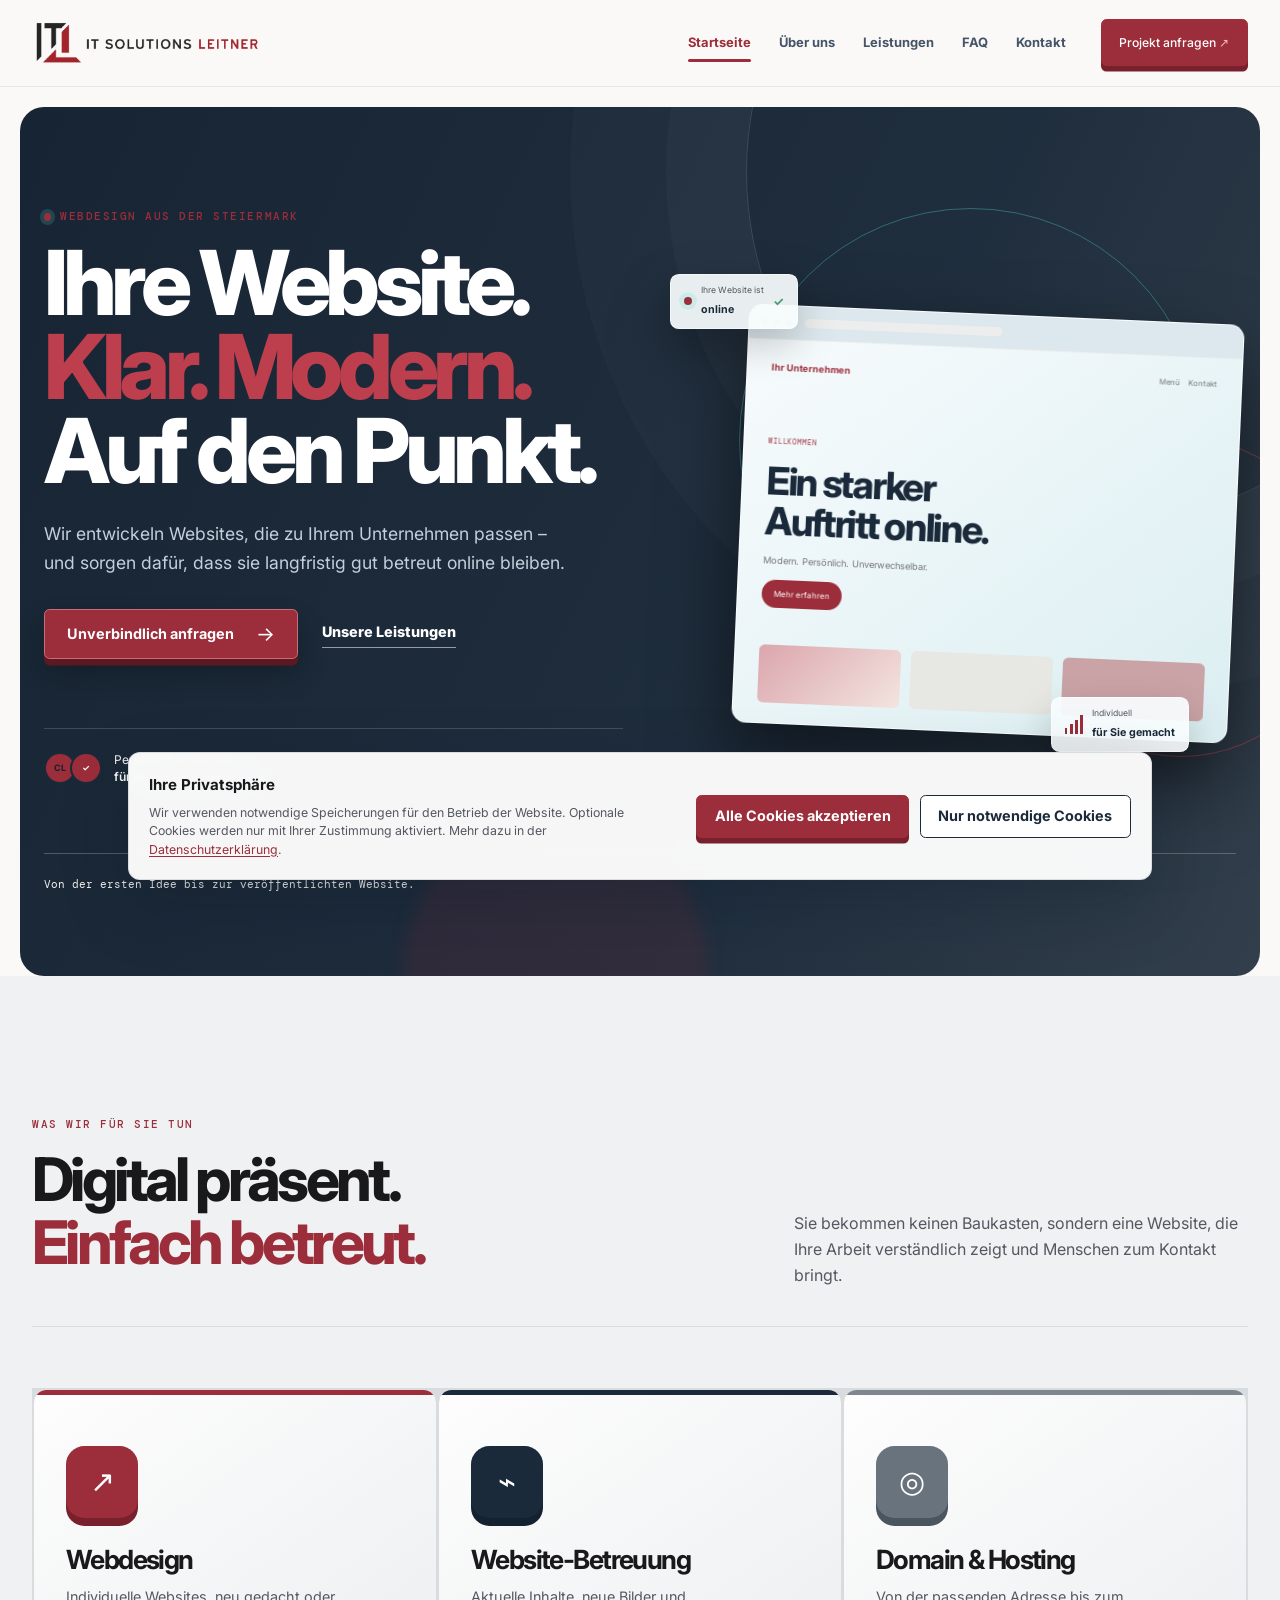
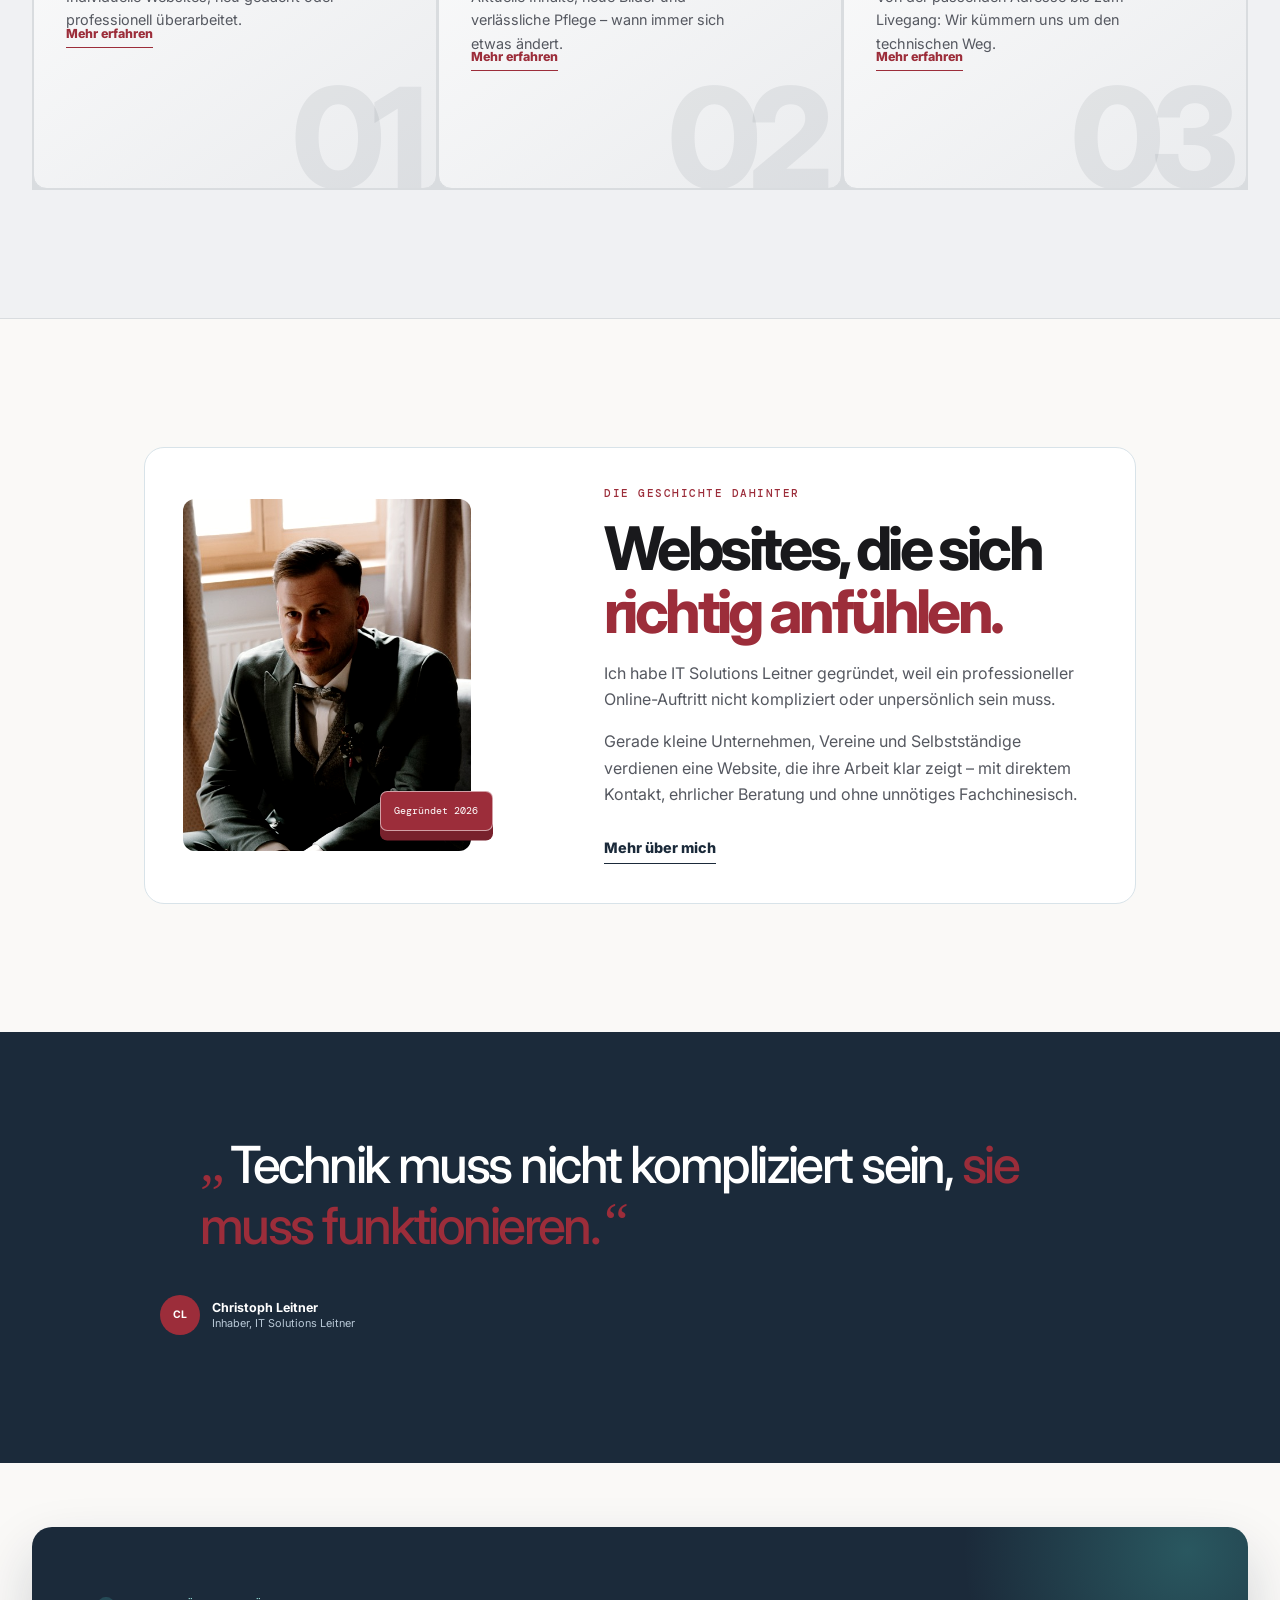
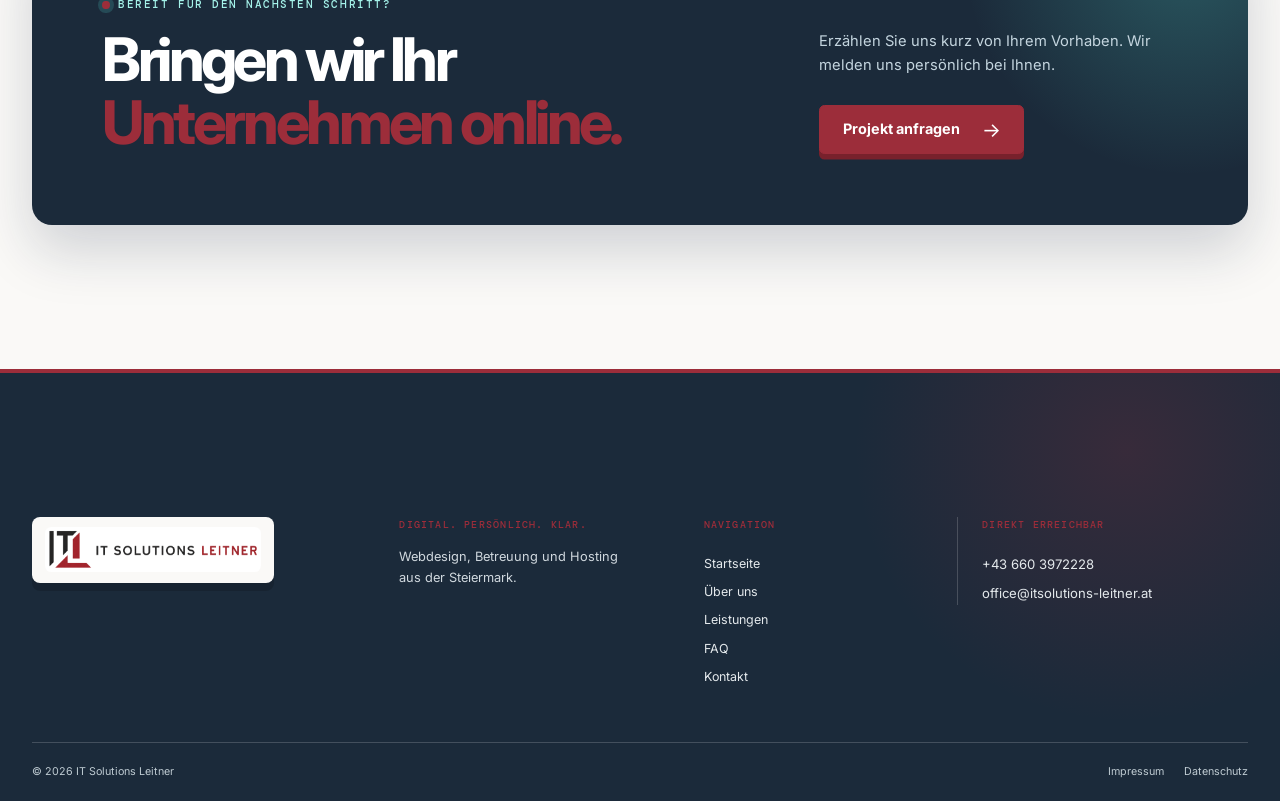
<file: index.html>
<!doctype html>
<html lang="de">
  <head>
    <meta charset="UTF-8" />
    <meta name="viewport" content="width=device-width, initial-scale=1.0" />
    <meta
      name="description"
      content="IT Solutions Leitner gestaltet, betreut und veröffentlicht moderne Websites für kleine Unternehmen, Vereine und Privatkunden in der Steiermark."
    />
    <title>IT Solutions Leitner | Wir bringen Ihr Unternehmen online.</title>
    <link rel="preconnect" href="https://fonts.googleapis.com" />
    <link rel="preconnect" href="https://fonts.gstatic.com" crossorigin />
    <link
      href="https://fonts.googleapis.com/css2?family=DM+Mono:wght@400;500&family=Inter:wght@400;500;600;700;800&display=swap"
      rel="stylesheet"
    />
    <link rel="stylesheet" href="css/style.css?v=8" />
  </head>
  <body>
    <a class="skip-link" href="#main-content">Zum Inhalt springen</a>
    <header class="site-header">
      <div class="container nav-wrap">
        <a
          class="brand"
          href="index.html"
          aria-label="IT Solutions Leitner – Startseite"
          ><img
            class="brand-logo"
            src="images/logo-header-transparent.png"
            alt="IT Solutions Leitner"
        /></a>
        <button
          class="menu-toggle"
          type="button"
          aria-label="Menü öffnen"
          aria-expanded="false"
          aria-controls="primary-nav"
        >
          <span></span><span></span>
        </button>
        <nav id="primary-nav" class="primary-nav" aria-label="Hauptnavigation">
          <a class="active" aria-current="page" href="index.html">Startseite</a
          ><a href="ueber-uns.html">Über uns</a
          ><a href="leistungen.html">Leistungen</a><a href="faq.html">FAQ</a
          ><a href="kontakt.html">Kontakt</a>
          <a class="nav-cta" href="kontakt.html"
            >Projekt anfragen <span aria-hidden="true">↗︎</span></a
          >
        </nav>
      </div>
    </header>

    <main id="main-content">
      <section class="hero section">
        <div class="container hero-grid">
          <div class="hero-copy">
            <p class="eyebrow">
              <span class="eyebrow-dot"></span> Webdesign aus der Steiermark
            </p>
            <h1>
              Ihre Website.<br /><em>Klar. Modern.</em><br />Auf den Punkt.
            </h1>
            <p class="hero-text">
              Wir entwickeln Websites, die zu Ihrem Unternehmen passen – und
              sorgen dafür, dass sie langfristig gut betreut online bleiben.
            </p>
            <div class="button-row">
              <a class="button button-primary" href="kontakt.html"
                >Unverbindlich anfragen <span>→</span></a
              ><a class="text-link" href="leistungen.html"
                >Unsere Leistungen</a
              >
            </div>
            <div class="hero-trust">
              <span class="avatars" aria-hidden="true"><i>CL</i><i>✓</i></span
              ><span
                >Persönlich erreichbar<br /><strong
                  >für die ganze Steiermark</strong
                ></span
              >
            </div>
          </div>
          <div class="hero-visual hero-visual-motion">
            <div class="orbit orbit-one"></div>
            <div class="orbit orbit-two"></div>
            <div class="browser-window">
              <div class="browser-bar">
                <span></span><span></span><span></span>
                <div></div>
              </div>
              <div class="browser-content">
                <div class="mock-nav">
                  <b>Ihr Unternehmen</b
                  ><span>Menü&nbsp;&nbsp;&nbsp; Kontakt</span>
                </div>
                <div class="mock-hero">
                  <small>WILLKOMMEN</small>
                  <h2>Ein starker<br />Auftritt online.</h2>
                  <p>Modern. Persönlich. Unverwechselbar.</p>
                  <button>Mehr erfahren</button>
                </div>
                <div class="mock-lines"><i></i><i></i><i></i></div>
              </div>
            </div>
            <div class="float-card float-card-top">
              <span class="status-dot"></span>
              <div><small>Ihre Website ist</small><strong>online</strong></div>
              <b>✓</b>
            </div>
            <div class="float-card float-card-bottom">
              <span class="mini-chart"><i></i><i></i><i></i><i></i></span>
              <div>
                <small>Individuell</small><strong>für Sie gemacht</strong>
              </div>
            </div>
          </div>
        </div>
        <div class="container hero-foot">
          <p>Von der ersten Idee bis zur veröffentlichten Website.</p>
        </div>
      </section>

      <section id="leistungen" class="section services-intro">
        <div class="container">
          <div class="section-heading split-heading reveal">
            <div>
              <p class="eyebrow">Was wir für Sie tun</p>
              <h2>Digital präsent.<br /><em>Einfach betreut.</em></h2>
            </div>
            <p>
              Sie bekommen keinen Baukasten, sondern eine Website, die Ihre
              Arbeit verständlich zeigt und Menschen zum Kontakt bringt.
            </p>
          </div>
          <div class="service-grid">
            <article class="service-card reveal">
              <div class="card-number">01</div>
              <div class="service-icon" aria-hidden="true">↗︎</div>
              <h3>Webdesign</h3>
              <p>
                Individuelle Websites, neu gedacht oder professionell
                überarbeitet.
              </p>
              <a
                href="leistungen.html#webdesign"
                aria-label="Mehr über Webdesign"
                >Mehr erfahren <span>→</span></a
              >
            </article>
            <article class="service-card reveal reveal-delay">
              <div class="card-number">02</div>
              <div class="service-icon">⌁</div>
              <h3>Website-Betreuung</h3>
              <p>
                Aktuelle Inhalte, neue Bilder und verlässliche Pflege – wann
                immer sich etwas ändert.
              </p>
              <a
                href="leistungen.html#betreuung"
                aria-label="Mehr über Website-Betreuung"
                >Mehr erfahren <span>→</span></a
              >
            </article>
            <article class="service-card reveal reveal-delay-2">
              <div class="card-number">03</div>
              <div class="service-icon">◎</div>
              <h3>Domain &amp; Hosting</h3>
              <p>
                Von der passenden Adresse bis zum Livegang: Wir kümmern uns um
                den technischen Weg.
              </p>
              <a
                href="leistungen.html#hosting"
                aria-label="Mehr über Domain und Hosting"
                >Mehr erfahren <span>→</span></a
              >
            </article>
          </div>
        </div>
      </section>

      <section class="section founder-intro-section">
        <div class="container founder-intro-grid">
          <div class="founder-intro-photo reveal">
            <img
              src="images/christoph_foto.jpg"
              alt="Christoph Leitner, Gründer von IT Solutions Leitner"
            />
            <span>Gegründet 2026</span>
          </div>
          <div class="founder-intro-copy reveal reveal-delay">
            <p class="eyebrow">Die Geschichte dahinter</p>
            <h2>Websites, die sich<br /><em>richtig anfühlen.</em></h2>
            <p>
              Ich habe IT Solutions Leitner gegründet, weil ein professioneller
              Online-Auftritt nicht kompliziert oder unpersönlich sein muss.
            </p>
            <p>
              Gerade kleine Unternehmen, Vereine und Selbstständige verdienen
              eine Website, die ihre Arbeit klar zeigt – mit direktem Kontakt,
              ehrlicher Beratung und ohne unnötiges Fachchinesisch.
            </p>
            <a class="text-link" href="ueber-uns.html"
              >Mehr über mich</a
            >
          </div>
        </div>
      </section>

      <section class="section statement-section">
        <div class="container statement reveal">
          <blockquote>
            <span class="quote-opening" aria-hidden="true">„</span>Technik muss
            nicht kompliziert sein, <em>sie muss funktionieren.</em
            ><span class="quote-closing" aria-hidden="true">“</span>
          </blockquote>
          <div class="statement-person">
            <span class="person-monogram">CL</span
            ><span
              ><strong>Christoph Leitner</strong
              ><small>Inhaber, IT Solutions Leitner</small></span
            >
          </div>
        </div>
      </section>

      <section class="section cta-section">
        <div class="container cta-panel reveal">
          <div>
            <p class="eyebrow eyebrow-light">
              Bereit für den nächsten Schritt?
            </p>
            <h2>Bringen wir Ihr<br /><em>Unternehmen online.</em></h2>
          </div>
          <div>
            <p>
              Erzählen Sie uns kurz von Ihrem Vorhaben. Wir melden uns
              persönlich bei Ihnen.
            </p>
            <a class="button button-light" href="kontakt.html"
              >Projekt anfragen <span>→</span></a
            >
          </div>
        </div>
      </section>
    </main>

    <footer class="site-footer">
      <div class="container footer-top">
        <a class="brand brand-footer" href="index.html"
          ><img
            class="brand-logo brand-logo-footer"
            src="images/logo-header-transparent.png"
            alt="IT Solutions Leitner"
        /></a>
        <p>Webdesign, Betreuung und Hosting<br />aus der Steiermark.</p>
        <nav class="footer-links" aria-label="Footer-Navigation">
          <a href="index.html">Startseite</a
          ><a href="ueber-uns.html">Über uns</a
          ><a href="leistungen.html">Leistungen</a><a href="faq.html">FAQ</a
          ><a href="kontakt.html">Kontakt</a>
        </nav>
        <div class="footer-contact">
          <a href="tel:+436603972228">+43 660 3972228</a
          ><a href="mailto:office@itsolutions-leitner.at"
            >office@itsolutions-leitner.at</a
          >
        </div>
      </div>
      <div class="container footer-bottom">
        <span>© <span data-current-year>2026</span> IT Solutions Leitner</span>
        <div>
          <a href="impressum.html">Impressum</a
          ><a href="datenschutz.html">Datenschutz</a>
        </div>
      </div>
    </footer>
    <aside
      class="cookie-banner"
      data-cookie-banner
      aria-label="Cookie-Hinweis"
      hidden
    >
      <div class="cookie-copy">
        <strong>Ihre Privatsphäre</strong>
        <p>
          Wir verwenden notwendige Speicherungen für den Betrieb der Website.
          Optionale Cookies werden nur mit Ihrer Zustimmung aktiviert. Mehr dazu
          in der <a href="datenschutz.html">Datenschutzerklärung</a>.
        </p>
      </div>
      <div class="cookie-actions">
        <button
          class="button button-primary"
          type="button"
          data-cookie-accept-all
        >
          Alle Cookies akzeptieren
        </button>
        <button
          class="button button-outline"
          type="button"
          data-cookie-accept-necessary
        >
          Nur notwendige Cookies
        </button>
      </div>
    </aside>
    <script src="js/script.js"></script>
  </body>
</html>
</file>
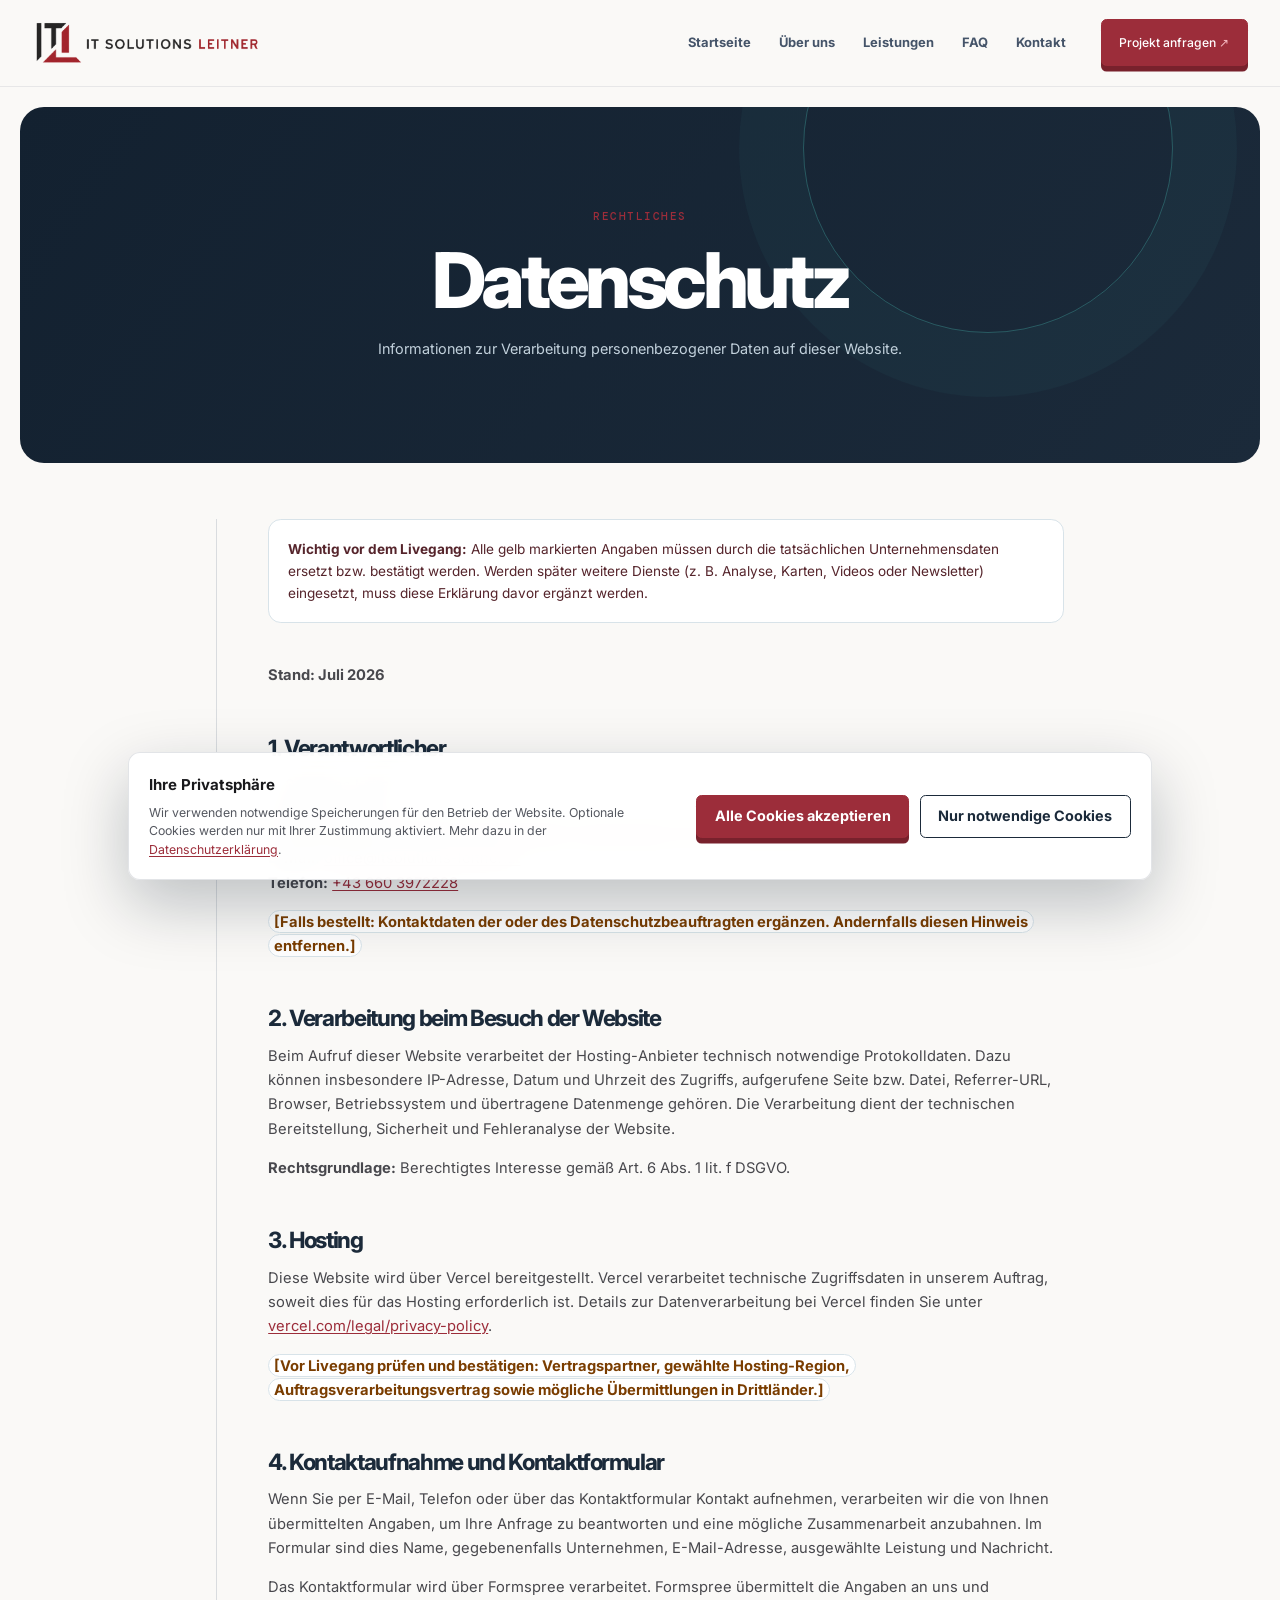
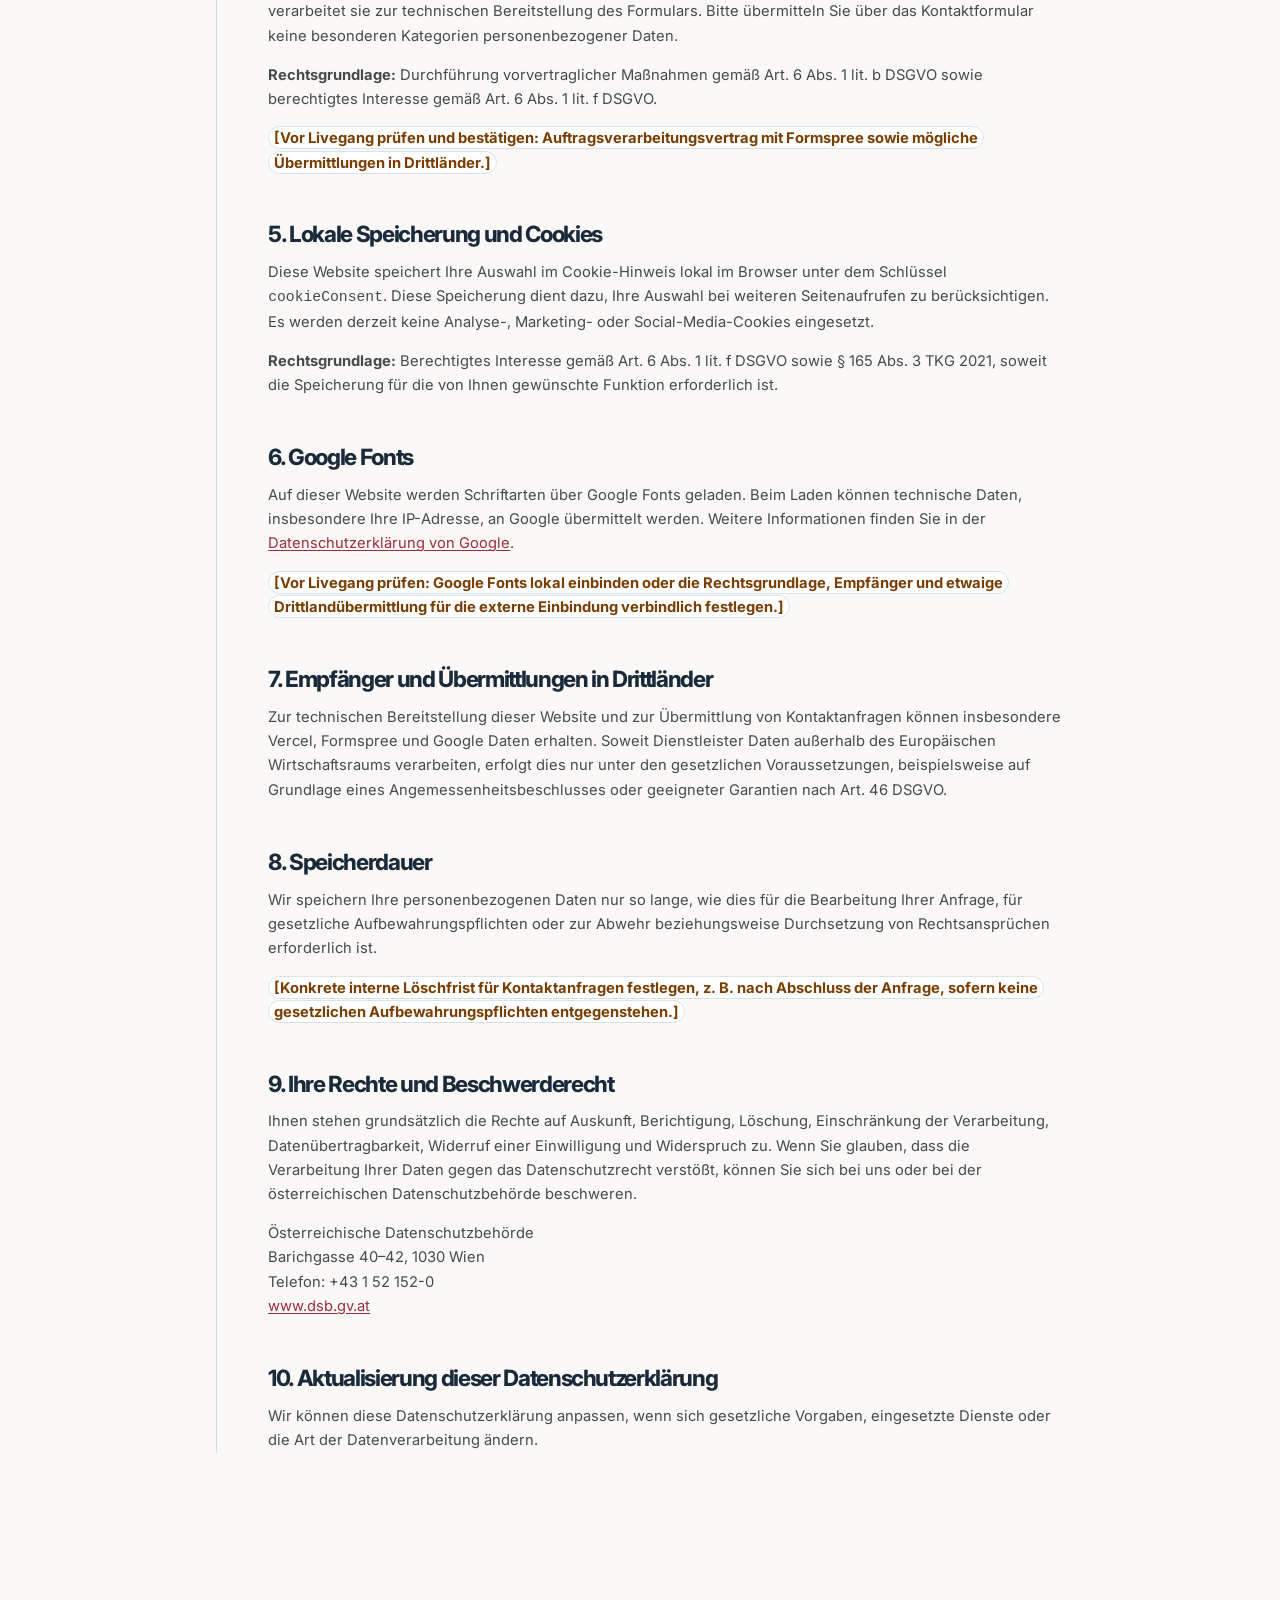
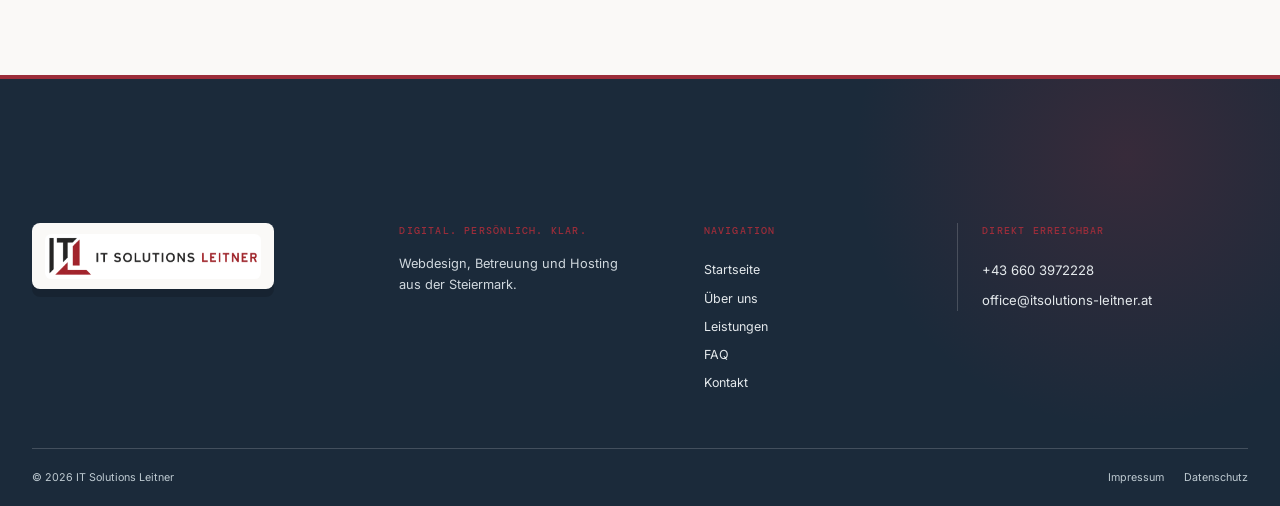
<file: datenschutz.html>
<!doctype html>
<html lang="de">
  <head>
    <meta charset="UTF-8" />
    <meta name="viewport" content="width=device-width, initial-scale=1.0" />
    <meta name="robots" content="noindex" />
    <title>Datenschutz | IT Solutions Leitner</title>
    <link rel="preconnect" href="https://fonts.googleapis.com" />
    <link rel="preconnect" href="https://fonts.gstatic.com" crossorigin />
    <link
      href="https://fonts.googleapis.com/css2?family=DM+Mono:wght@400;500&family=Inter:wght@400;500;600;700;800&display=swap"
      rel="stylesheet"
    />
    <link rel="stylesheet" href="css/style.css?v=8" />
  </head>
  <body>
    <a class="skip-link" href="#main-content">Zum Inhalt springen</a>
    <header class="site-header">
      <div class="container nav-wrap">
        <a
          class="brand"
          href="index.html"
          aria-label="IT Solutions Leitner – Startseite"
          ><img
            class="brand-logo"
            src="images/logo-header-transparent.png"
            alt="IT Solutions Leitner" /></a
        ><button
          class="menu-toggle"
          type="button"
          aria-label="Menü öffnen"
          aria-expanded="false"
          aria-controls="primary-nav"
        >
          <span></span><span></span>
        </button>
        <nav id="primary-nav" class="primary-nav" aria-label="Hauptnavigation">
          <a href="index.html">Startseite</a
          ><a href="ueber-uns.html">Über uns</a
          ><a href="leistungen.html">Leistungen</a><a href="faq.html">FAQ</a
          ><a href="kontakt.html">Kontakt</a
          ><a class="nav-cta" href="kontakt.html"
            >Projekt anfragen <span>↗︎</span></a
          >
        </nav>
      </div>
    </header>
    <main id="main-content">
      <section class="legal-hero section">
        <div class="container narrow">
          <p class="eyebrow">Rechtliches</p>
          <h1>Datenschutz</h1>
          <p>
            Informationen zur Verarbeitung personenbezogener Daten auf dieser
            Website.
          </p>
        </div>
      </section>
      <section class="section legal-section">
        <div class="container narrow legal-content">
          <div class="legal-notice">
            <strong>Wichtig vor dem Livegang:</strong> Alle gelb markierten
            Angaben müssen durch die tatsächlichen Unternehmensdaten ersetzt bzw.
            bestätigt werden. Werden später weitere Dienste (z. B. Analyse,
            Karten, Videos oder Newsletter) eingesetzt, muss diese Erklärung
            davor ergänzt werden.
          </div>
          <p><strong>Stand: Juli 2026</strong></p>
          <h2>1. Verantwortlicher</h2>
          <p>
            IT Solutions Leitner<br />Christoph Leitner<br /><span
              class="legal-placeholder"
              >[Vollständige Geschäftsanschrift: Straße, Hausnummer, PLZ, Ort,
              Österreich]</span
            ><br /><strong>E-Mail:</strong>
            <a href="mailto:office@itsolutions-leitner.at"
              >office@itsolutions-leitner.at</a
            ><br /><strong>Telefon:</strong>
            <a href="tel:+436603972228">+43 660 3972228</a>
          </p>
          <p>
            <span class="legal-placeholder"
              >[Falls bestellt: Kontaktdaten der oder des
              Datenschutzbeauftragten ergänzen. Andernfalls diesen Hinweis
              entfernen.]</span
            >
          </p>
          <h2>2. Verarbeitung beim Besuch der Website</h2>
          <p>
            Beim Aufruf dieser Website verarbeitet der Hosting-Anbieter technisch
            notwendige Protokolldaten. Dazu können insbesondere IP-Adresse, Datum
            und Uhrzeit des Zugriffs, aufgerufene Seite bzw. Datei, Referrer-URL,
            Browser, Betriebssystem und übertragene Datenmenge gehören. Die
            Verarbeitung dient der technischen Bereitstellung, Sicherheit und
            Fehleranalyse der Website.
          </p>
          <p>
            <strong>Rechtsgrundlage:</strong> Berechtigtes Interesse gemäß Art.
            6 Abs. 1 lit. f DSGVO.
          </p>
          <h2>3. Hosting</h2>
          <p>
            Diese Website wird über Vercel bereitgestellt. Vercel verarbeitet
            technische Zugriffsdaten in unserem Auftrag, soweit dies für das
            Hosting erforderlich ist. Details zur Datenverarbeitung bei Vercel
            finden Sie unter
            <a
              href="https://vercel.com/legal/privacy-policy"
              target="_blank"
              rel="noopener"
              >vercel.com/legal/privacy-policy</a
            >.
          </p>
          <p>
            <span class="legal-placeholder"
              >[Vor Livegang prüfen und bestätigen: Vertragspartner, gewählte
              Hosting-Region, Auftragsverarbeitungsvertrag sowie mögliche
              Übermittlungen in Drittländer.]</span
            >
          </p>
          <h2>4. Kontaktaufnahme und Kontaktformular</h2>
          <p>
            Wenn Sie per E-Mail, Telefon oder über das Kontaktformular Kontakt
            aufnehmen, verarbeiten wir die von Ihnen übermittelten Angaben, um
            Ihre Anfrage zu beantworten und eine mögliche Zusammenarbeit
            anzubahnen. Im Formular sind dies Name, gegebenenfalls Unternehmen,
            E-Mail-Adresse, ausgewählte Leistung und Nachricht.
          </p>
          <p>
            Das Kontaktformular wird über Formspree verarbeitet. Formspree
            übermittelt die Angaben an uns und verarbeitet sie zur technischen
            Bereitstellung des Formulars. Bitte übermitteln Sie über das
            Kontaktformular keine besonderen Kategorien personenbezogener Daten.
          </p>
          <p>
            <strong>Rechtsgrundlage:</strong> Durchführung vorvertraglicher
            Maßnahmen gemäß Art. 6 Abs. 1 lit. b DSGVO sowie berechtigtes
            Interesse gemäß Art. 6 Abs. 1 lit. f DSGVO.
          </p>
          <p>
            <span class="legal-placeholder"
              >[Vor Livegang prüfen und bestätigen: Auftragsverarbeitungsvertrag
              mit Formspree sowie mögliche Übermittlungen in Drittländer.]</span
            >
          </p>
          <h2>5. Lokale Speicherung und Cookies</h2>
          <p>
            Diese Website speichert Ihre Auswahl im Cookie-Hinweis lokal im
            Browser unter dem Schlüssel <code>cookieConsent</code>. Diese
            Speicherung dient dazu, Ihre Auswahl bei weiteren Seitenaufrufen zu
            berücksichtigen. Es werden derzeit keine Analyse-, Marketing- oder
            Social-Media-Cookies eingesetzt.
          </p>
          <p>
            <strong>Rechtsgrundlage:</strong> Berechtigtes Interesse gemäß Art.
            6 Abs. 1 lit. f DSGVO sowie § 165 Abs. 3 TKG 2021, soweit die
            Speicherung für die von Ihnen gewünschte Funktion erforderlich ist.
          </p>
          <h2>6. Google Fonts</h2>
          <p>
            Auf dieser Website werden Schriftarten über Google Fonts geladen.
            Beim Laden können technische Daten, insbesondere Ihre IP-Adresse, an
            Google übermittelt werden. Weitere Informationen finden Sie in der
            <a href="https://policies.google.com/privacy" target="_blank" rel="noopener"
              >Datenschutzerklärung von Google</a
            >.
          </p>
          <p>
            <span class="legal-placeholder"
              >[Vor Livegang prüfen: Google Fonts lokal einbinden oder die
              Rechtsgrundlage, Empfänger und etwaige Drittlandübermittlung für
              die externe Einbindung verbindlich festlegen.]</span
            >
          </p>
          <h2>7. Empfänger und Übermittlungen in Drittländer</h2>
          <p>
            Zur technischen Bereitstellung dieser Website und zur Übermittlung
            von Kontaktanfragen können insbesondere Vercel, Formspree und Google
            Daten erhalten. Soweit Dienstleister Daten außerhalb des Europäischen
            Wirtschaftsraums verarbeiten, erfolgt dies nur unter den gesetzlichen
            Voraussetzungen, beispielsweise auf Grundlage eines
            Angemessenheitsbeschlusses oder geeigneter Garantien nach Art. 46
            DSGVO.
          </p>
          <h2>8. Speicherdauer</h2>
          <p>
            Wir speichern Ihre personenbezogenen Daten nur so lange, wie dies
            für die Bearbeitung Ihrer Anfrage, für gesetzliche
            Aufbewahrungspflichten oder zur Abwehr beziehungsweise Durchsetzung
            von Rechtsansprüchen erforderlich ist.
          </p>
          <p>
            <span class="legal-placeholder"
              >[Konkrete interne Löschfrist für Kontaktanfragen festlegen, z. B.
              nach Abschluss der Anfrage, sofern keine gesetzlichen
              Aufbewahrungspflichten entgegenstehen.]</span
            >
          </p>
          <h2>9. Ihre Rechte und Beschwerderecht</h2>
          <p>
            Ihnen stehen grundsätzlich die Rechte auf Auskunft, Berichtigung,
            Löschung, Einschränkung der Verarbeitung, Datenübertragbarkeit,
            Widerruf einer Einwilligung und Widerspruch zu. Wenn Sie glauben,
            dass die Verarbeitung Ihrer Daten gegen das Datenschutzrecht
            verstößt, können Sie sich bei uns oder bei der österreichischen
            Datenschutzbehörde beschweren.
          </p>
          <p>
            Österreichische Datenschutzbehörde<br />Barichgasse 40–42, 1030 Wien
            <br />Telefon: +43 1 52 152-0<br /><a
              href="https://www.dsb.gv.at"
              target="_blank"
              rel="noopener"
              >www.dsb.gv.at</a
            >
          </p>
          <h2>10. Aktualisierung dieser Datenschutzerklärung</h2>
          <p>
            Wir können diese Datenschutzerklärung anpassen, wenn sich
            gesetzliche Vorgaben, eingesetzte Dienste oder die Art der
            Datenverarbeitung ändern.
          </p>
        </div>
      </section>
    </main>
    <footer class="site-footer">
      <div class="container footer-top">
        <a class="brand brand-footer" href="index.html"
          ><img
            class="brand-logo brand-logo-footer"
            src="images/logo-header-transparent.png"
            alt="IT Solutions Leitner"
        /></a>
        <p>Webdesign, Betreuung und Hosting<br />aus der Steiermark.</p>
        <nav class="footer-links" aria-label="Footer-Navigation">
          <a href="index.html">Startseite</a
          ><a href="ueber-uns.html">Über uns</a
          ><a href="leistungen.html">Leistungen</a><a href="faq.html">FAQ</a
          ><a href="kontakt.html">Kontakt</a>
        </nav>
        <div class="footer-contact">
          <a href="tel:+436603972228">+43 660 3972228</a
          ><a href="mailto:office@itsolutions-leitner.at"
            >office@itsolutions-leitner.at</a
          >
        </div>
      </div>
      <div class="container footer-bottom">
        <span>© <span data-current-year>2026</span> IT Solutions Leitner</span>
        <div>
          <a href="impressum.html">Impressum</a
          ><a href="datenschutz.html">Datenschutz</a>
        </div>
      </div>
    </footer>
    <aside
      class="cookie-banner"
      data-cookie-banner
      aria-label="Cookie-Hinweis"
      hidden
    >
      <div class="cookie-copy">
        <strong>Ihre Privatsphäre</strong>
        <p>
          Wir verwenden notwendige Speicherungen für den Betrieb der Website.
          Optionale Cookies werden nur mit Ihrer Zustimmung aktiviert. Mehr dazu
          in der <a href="datenschutz.html">Datenschutzerklärung</a>.
        </p>
      </div>
      <div class="cookie-actions">
        <button
          class="button button-primary"
          type="button"
          data-cookie-accept-all
        >
          Alle Cookies akzeptieren
        </button>
        <button
          class="button button-outline"
          type="button"
          data-cookie-accept-necessary
        >
          Nur notwendige Cookies
        </button>
      </div>
    </aside>
    <script src="js/script.js"></script>
  </body>
</html>
</file>
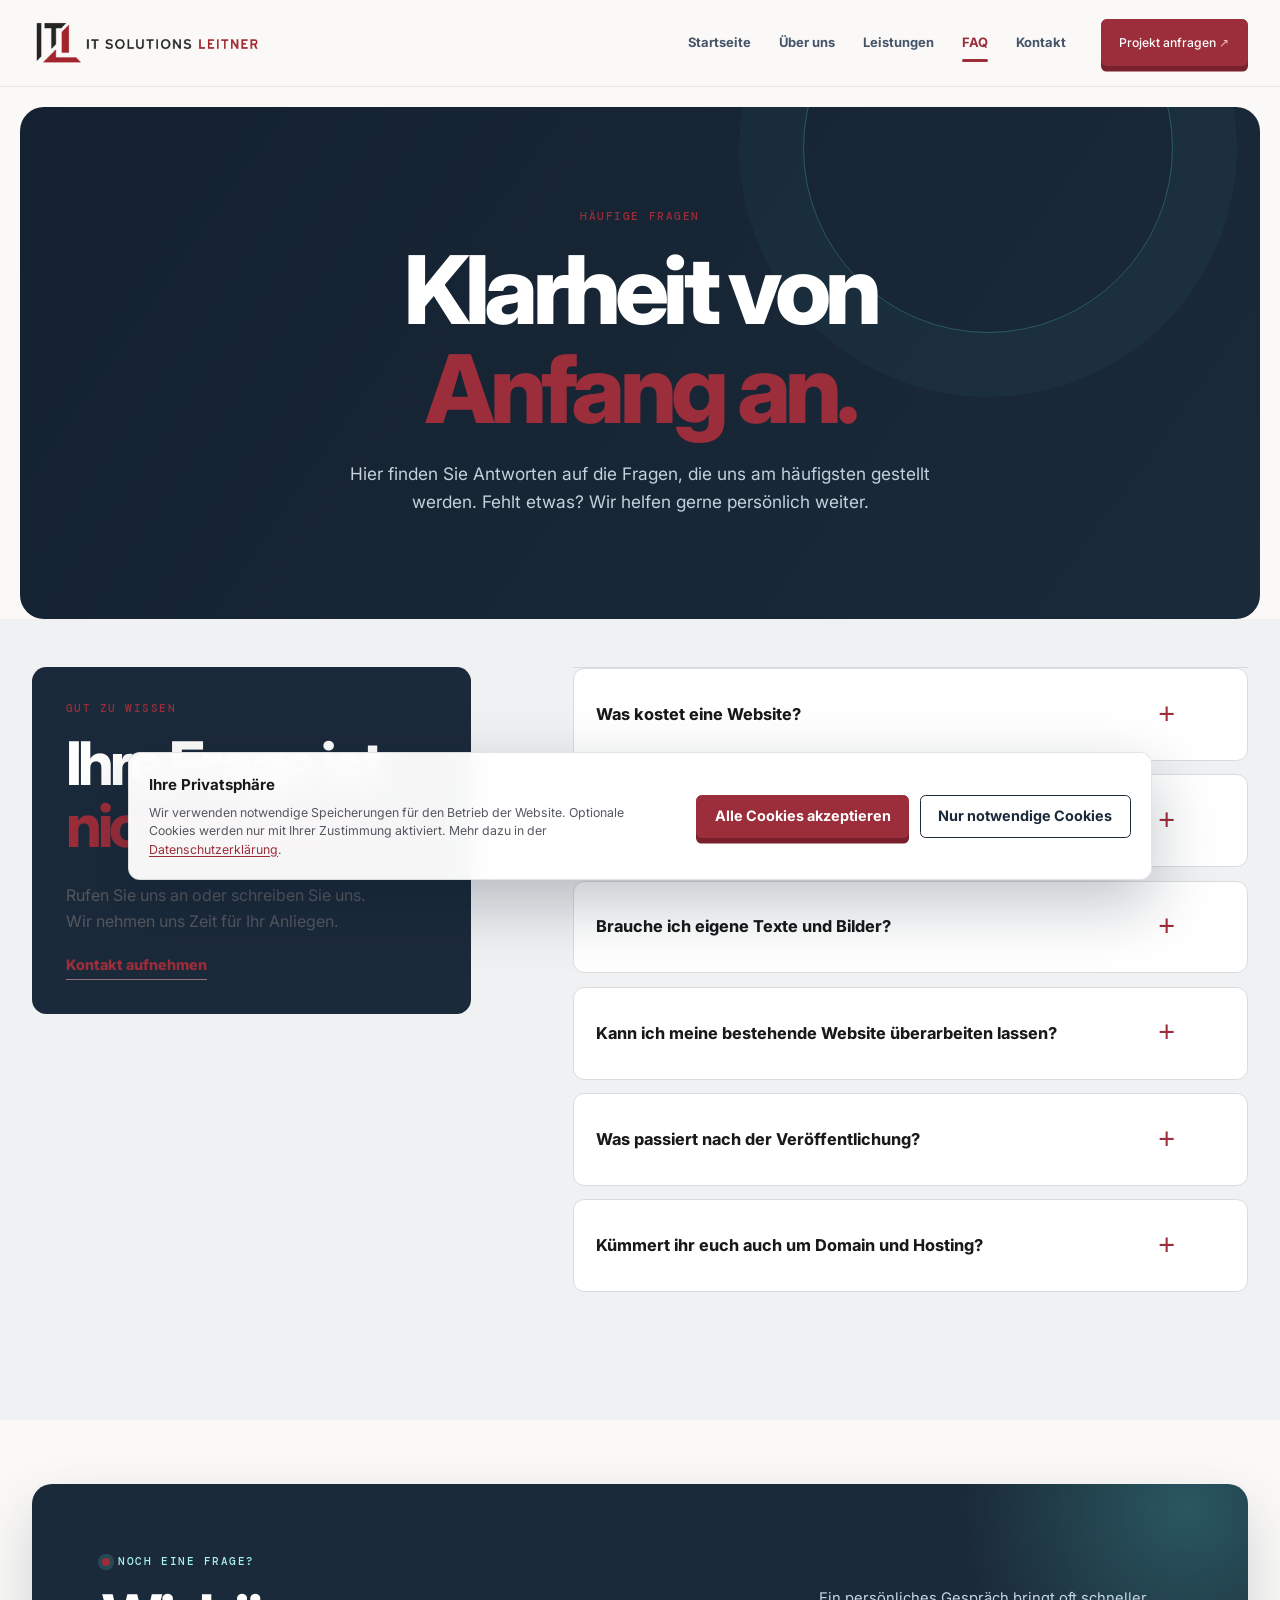
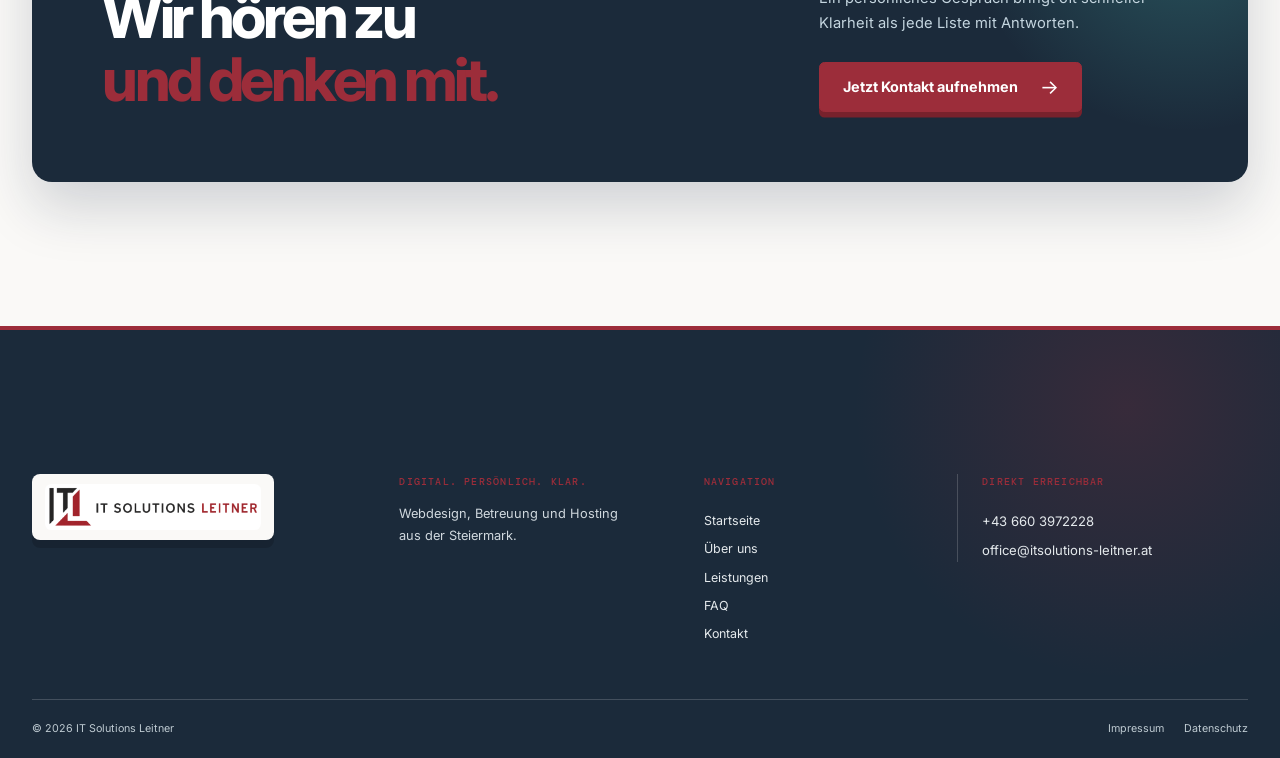
<file: faq.html>
<!doctype html>
<html lang="de">
  <head>
    <meta charset="UTF-8" />
    <meta name="viewport" content="width=device-width, initial-scale=1.0" />
    <meta
      name="description"
      content="Antworten auf häufige Fragen zu Webdesign, Betreuung, Domain und Hosting bei IT Solutions Leitner."
    />
    <title>FAQ | IT Solutions Leitner</title>
    <link rel="preconnect" href="https://fonts.googleapis.com" />
    <link rel="preconnect" href="https://fonts.gstatic.com" crossorigin />
    <link
      href="https://fonts.googleapis.com/css2?family=DM+Mono:wght@400;500&family=Inter:wght@400;500;600;700;800&display=swap"
      rel="stylesheet"
    />
    <link rel="stylesheet" href="css/style.css?v=8" />
  </head>
  <body>
    <a class="skip-link" href="#main-content">Zum Inhalt springen</a>
    <header class="site-header">
      <div class="container nav-wrap">
        <a
          class="brand"
          href="index.html"
          aria-label="IT Solutions Leitner – Startseite"
          ><img
            class="brand-logo"
            src="images/logo-header-transparent.png"
            alt="IT Solutions Leitner" /></a
        ><button
          class="menu-toggle"
          type="button"
          aria-label="Menü öffnen"
          aria-expanded="false"
          aria-controls="primary-nav"
        >
          <span></span><span></span>
        </button>
        <nav id="primary-nav" class="primary-nav" aria-label="Hauptnavigation">
          <a href="index.html">Startseite</a
          ><a href="ueber-uns.html">Über uns</a
          ><a href="leistungen.html">Leistungen</a
          ><a class="active" aria-current="page" href="faq.html">FAQ</a
          ><a href="kontakt.html">Kontakt</a
          ><a class="nav-cta" href="kontakt.html"
            >Projekt anfragen <span>↗︎</span></a
          >
        </nav>
      </div>
    </header>
    <main id="main-content">
      <section class="page-hero section">
        <div class="container narrow">
          <p class="eyebrow reveal">Häufige Fragen</p>
          <h1 class="reveal reveal-delay">
            Klarheit von<br /><em>Anfang an.</em>
          </h1>
          <p class="page-intro reveal reveal-delay-2">
            Hier finden Sie Antworten auf die Fragen, die uns am häufigsten
            gestellt werden. Fehlt etwas? Wir helfen gerne persönlich weiter.
          </p>
        </div>
      </section>
      <section class="section faq-section">
        <div class="container faq-layout">
          <div class="faq-sidebar">
            <p class="eyebrow">Gut zu wissen</p>
            <h2>Ihre Frage ist<br /><em>nicht dabei?</em></h2>
            <p>
              Rufen Sie uns an oder schreiben Sie uns. Wir nehmen uns Zeit für
              Ihr Anliegen.
            </p>
            <a class="text-link" href="kontakt.html"
              >Kontakt aufnehmen</a
            >
          </div>
          <div class="accordion">
            <details>
              <summary>Was kostet eine Website?<span>+</span></summary>
              <div class="faq-answer">
                <p>
                  Das hängt vom Umfang, den gewünschten Funktionen und Ihren
                  vorhandenen Inhalten ab. Nach einem unverbindlichen Gespräch
                  erhalten Sie ein passendes, transparentes Angebot.
                </p>
              </div>
            </details>
            <details>
              <summary>Wie lange dauert die Erstellung?<span>+</span></summary>
              <div class="faq-answer">
                <p>
                  Das richtet sich nach dem Umfang der Website und danach,
                  welche Inhalte bereits vorhanden sind. Wir stimmen einen
                  realistischen Zeitplan direkt mit Ihnen ab.
                </p>
              </div>
            </details>
            <details>
              <summary>
                Brauche ich eigene Texte und Bilder?<span>+</span>
              </summary>
              <div class="faq-answer">
                <p>
                  Nein. Wir helfen beim Formulieren Ihrer Inhalte und zeigen
                  Ihnen, welche Bilder für einen überzeugenden Auftritt sinnvoll
                  sind. Vorhandenes Material binden wir selbstverständlich ein.
                </p>
              </div>
            </details>
            <details>
              <summary>
                Kann ich meine bestehende Website überarbeiten lassen?<span
                  >+</span
                >
              </summary>
              <div class="faq-answer">
                <p>
                  Ja. Wir sehen uns Ihren bisherigen Auftritt an und gestalten
                  daraus eine moderne, übersichtliche Website, die auf heutigen
                  Geräten gut funktioniert.
                </p>
              </div>
            </details>
            <details>
              <summary>
                Was passiert nach der Veröffentlichung?<span>+</span>
              </summary>
              <div class="faq-answer">
                <p>
                  Auf Wunsch bleiben wir Ihr Ansprechpartner für Änderungen und
                  die laufende Betreuung. So bleibt Ihre Website aktuell, ohne
                  dass Sie sich selbst um Technik kümmern müssen.
                </p>
              </div>
            </details>
            <details>
              <summary>
                Kümmert ihr euch auch um Domain und Hosting?<span>+</span>
              </summary>
              <div class="faq-answer">
                <p>
                  Ja. Wir unterstützen Sie bei der Auswahl, Einrichtung und
                  Verwaltung Ihrer Domain und beim Hosting – verständlich und
                  Schritt für Schritt.
                </p>
              </div>
            </details>
          </div>
        </div>
      </section>
      <section class="section cta-section">
        <div class="container cta-panel reveal">
          <div>
            <p class="eyebrow eyebrow-light">Noch eine Frage?</p>
            <h2>Wir hören zu<br /><em>und denken mit.</em></h2>
          </div>
          <div>
            <p>
              Ein persönliches Gespräch bringt oft schneller Klarheit als jede
              Liste mit Antworten.
            </p>
            <a class="button button-light" href="kontakt.html"
              >Jetzt Kontakt aufnehmen <span>→</span></a
            >
          </div>
        </div>
      </section>
    </main>
    <footer class="site-footer">
      <div class="container footer-top">
        <a class="brand brand-footer" href="index.html"
          ><img
            class="brand-logo brand-logo-footer"
            src="images/logo-header-transparent.png"
            alt="IT Solutions Leitner"
        /></a>
        <p>Webdesign, Betreuung und Hosting<br />aus der Steiermark.</p>
        <nav class="footer-links" aria-label="Footer-Navigation">
          <a href="index.html">Startseite</a
          ><a href="ueber-uns.html">Über uns</a
          ><a href="leistungen.html">Leistungen</a><a href="faq.html">FAQ</a
          ><a href="kontakt.html">Kontakt</a>
        </nav>
        <div class="footer-contact">
          <a href="tel:+436603972228">+43 660 3972228</a
          ><a href="mailto:office@itsolutions-leitner.at"
            >office@itsolutions-leitner.at</a
          >
        </div>
      </div>
      <div class="container footer-bottom">
        <span>© <span data-current-year>2026</span> IT Solutions Leitner</span>
        <div>
          <a href="impressum.html">Impressum</a
          ><a href="datenschutz.html">Datenschutz</a>
        </div>
      </div>
    </footer>
    <aside
      class="cookie-banner"
      data-cookie-banner
      aria-label="Cookie-Hinweis"
      hidden
    >
      <div class="cookie-copy">
        <strong>Ihre Privatsphäre</strong>
        <p>
          Wir verwenden notwendige Speicherungen für den Betrieb der Website.
          Optionale Cookies werden nur mit Ihrer Zustimmung aktiviert. Mehr dazu
          in der <a href="datenschutz.html">Datenschutzerklärung</a>.
        </p>
      </div>
      <div class="cookie-actions">
        <button
          class="button button-primary"
          type="button"
          data-cookie-accept-all
        >
          Alle Cookies akzeptieren
        </button>
        <button
          class="button button-outline"
          type="button"
          data-cookie-accept-necessary
        >
          Nur notwendige Cookies
        </button>
      </div>
    </aside>
    <script src="js/script.js"></script>
  </body>
</html>
</file>
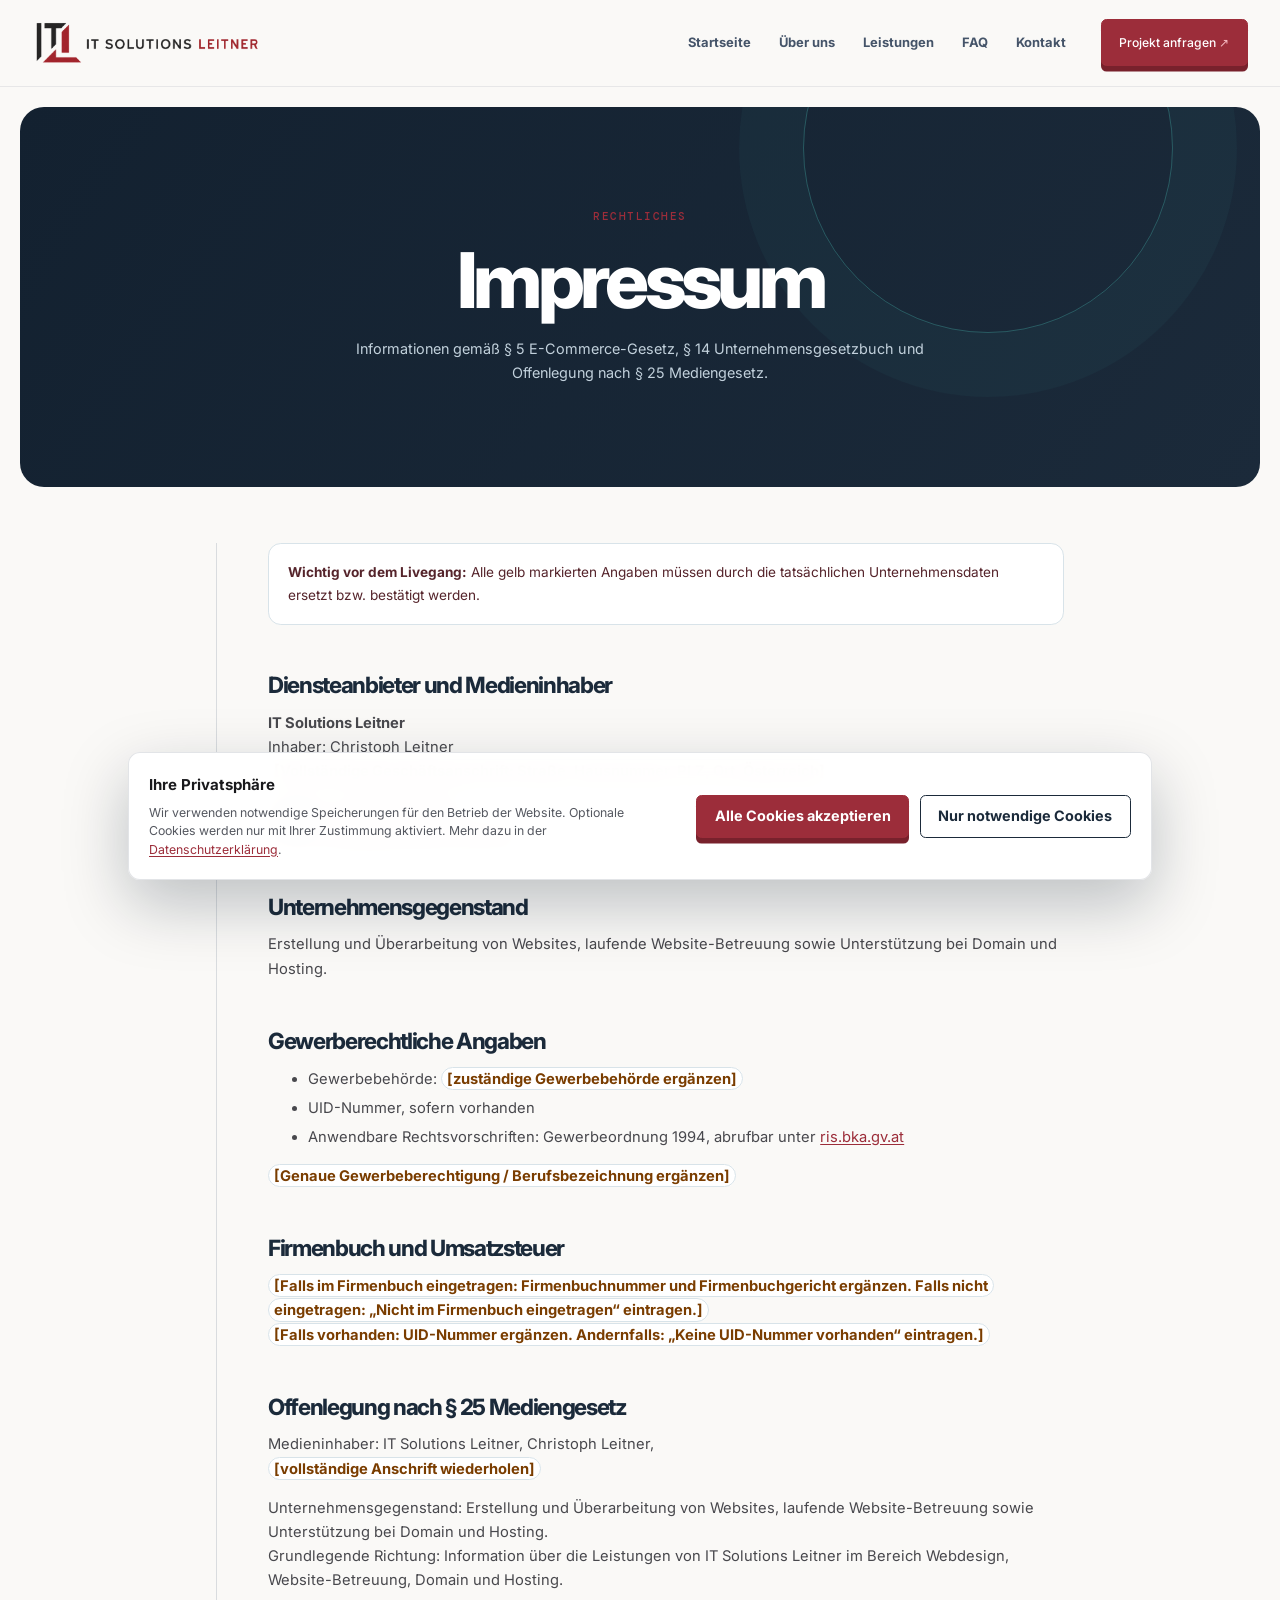
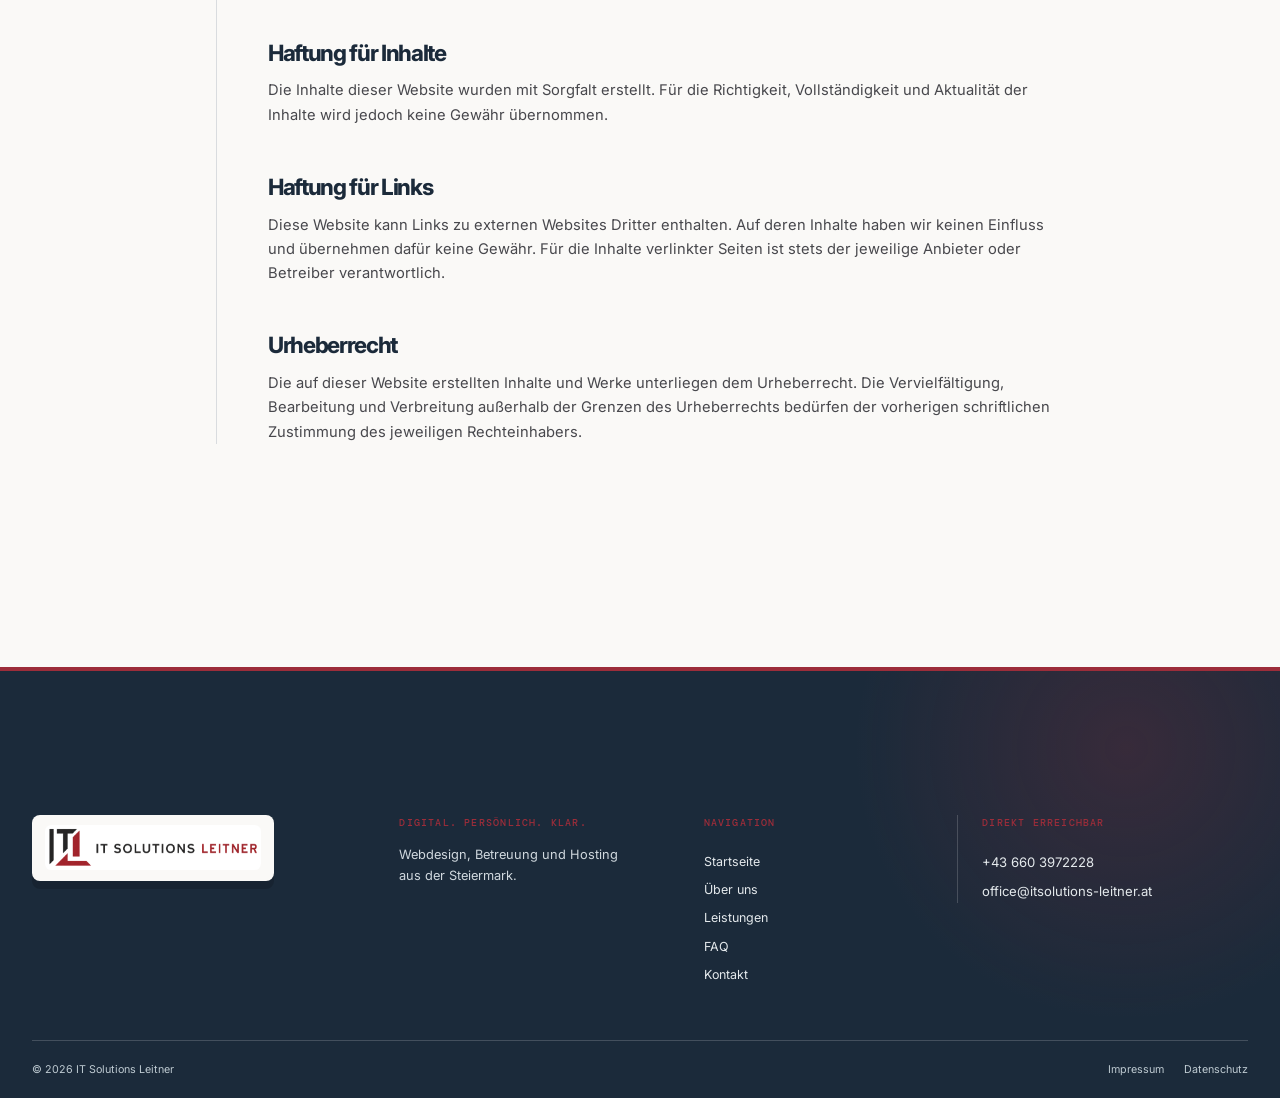
<file: impressum.html>
<!doctype html>
<html lang="de">
  <head>
    <meta charset="UTF-8" />
    <meta name="viewport" content="width=device-width, initial-scale=1.0" />
    <meta name="robots" content="noindex" />
    <title>Impressum | IT Solutions Leitner</title>
    <link rel="preconnect" href="https://fonts.googleapis.com" />
    <link rel="preconnect" href="https://fonts.gstatic.com" crossorigin />
    <link
      href="https://fonts.googleapis.com/css2?family=DM+Mono:wght@400;500&family=Inter:wght@400;500;600;700;800&display=swap"
      rel="stylesheet"
    />
    <link rel="stylesheet" href="css/style.css?v=8" />
  </head>
  <body>
    <a class="skip-link" href="#main-content">Zum Inhalt springen</a>
    <header class="site-header">
      <div class="container nav-wrap">
        <a
          class="brand"
          href="index.html"
          aria-label="IT Solutions Leitner – Startseite"
          ><img
            class="brand-logo"
            src="images/logo-header-transparent.png"
            alt="IT Solutions Leitner" /></a
        ><button
          class="menu-toggle"
          type="button"
          aria-label="Menü öffnen"
          aria-expanded="false"
          aria-controls="primary-nav"
        >
          <span></span><span></span>
        </button>
        <nav id="primary-nav" class="primary-nav" aria-label="Hauptnavigation">
          <a href="index.html">Startseite</a
          ><a href="ueber-uns.html">Über uns</a
          ><a href="leistungen.html">Leistungen</a><a href="faq.html">FAQ</a
          ><a href="kontakt.html">Kontakt</a
          ><a class="nav-cta" href="kontakt.html"
            >Projekt anfragen <span>↗︎</span></a
          >
        </nav>
      </div>
    </header>
    <main id="main-content">
      <section class="legal-hero section">
        <div class="container narrow">
          <p class="eyebrow">Rechtliches</p>
          <h1>Impressum</h1>
          <p>
            Informationen gemäß § 5 E-Commerce-Gesetz, § 14
            Unternehmensgesetzbuch und Offenlegung nach § 25 Mediengesetz.
          </p>
        </div>
      </section>
      <section class="section legal-section">
        <div class="container narrow legal-content">
          <div class="legal-notice">
            <strong>Wichtig vor dem Livegang:</strong> Alle gelb markierten
            Angaben müssen durch die tatsächlichen Unternehmensdaten ersetzt bzw.
            bestätigt werden.
          </div>
          <h2>Diensteanbieter und Medieninhaber</h2>
          <p>
            <strong>IT Solutions Leitner</strong><br />Inhaber: Christoph
            Leitner<br /><span class="legal-placeholder"
              >[Vollständige Geschäftsanschrift: Straße, Hausnummer, PLZ, Ort,
              Österreich]</span
            >
          </p>
          <p>
            <strong>Telefon:</strong>
            <a href="tel:+436603972228">+43 660 3972228</a><br /><strong
              >E-Mail:</strong
            >
            <a href="mailto:office@itsolutions-leitner.at"
              >office@itsolutions-leitner.at</a
            >
          </p>
          <h2>Unternehmensgegenstand</h2>
          <p>
            Erstellung und Überarbeitung von Websites, laufende Website-Betreuung
            sowie Unterstützung bei Domain und Hosting.
          </p>
          <h2>Gewerberechtliche Angaben</h2>
          <ul>
            <li>
              Gewerbebehörde: <span class="legal-placeholder"
                >[zuständige Gewerbebehörde ergänzen]</span
              >
            </li>
            <li>UID-Nummer, sofern vorhanden</li>
            <li>
              Anwendbare Rechtsvorschriften: Gewerbeordnung 1994, abrufbar unter
              <a href="https://www.ris.bka.gv.at" target="_blank" rel="noopener"
                >ris.bka.gv.at</a
              >
            </li>
          </ul>
          <p>
            <span class="legal-placeholder"
              >[Genaue Gewerbeberechtigung / Berufsbezeichnung ergänzen]</span
            >
          </p>
          <h2>Firmenbuch und Umsatzsteuer</h2>
          <p>
            <span class="legal-placeholder"
              >[Falls im Firmenbuch eingetragen: Firmenbuchnummer und
              Firmenbuchgericht ergänzen. Falls nicht eingetragen: „Nicht im
              Firmenbuch eingetragen“ eintragen.]</span
            ><br /><span class="legal-placeholder"
              >[Falls vorhanden: UID-Nummer ergänzen. Andernfalls: „Keine
              UID-Nummer vorhanden“ eintragen.]</span
            >
          </p>
          <h2>Offenlegung nach § 25 Mediengesetz</h2>
          <p>
            Medieninhaber: IT Solutions Leitner, Christoph Leitner,<br /><span
              class="legal-placeholder"
              >[vollständige Anschrift wiederholen]</span
            >
          </p>
          <p>
            Unternehmensgegenstand: Erstellung und Überarbeitung von Websites,
            laufende Website-Betreuung sowie Unterstützung bei Domain und Hosting.
            <br />Grundlegende Richtung: Information über die Leistungen von IT
            Solutions Leitner im Bereich Webdesign, Website-Betreuung, Domain und
            Hosting.
          </p>
          <h2>Haftung für Inhalte</h2>
          <p>
            Die Inhalte dieser Website wurden mit Sorgfalt erstellt. Für die
            Richtigkeit, Vollständigkeit und Aktualität der Inhalte wird jedoch
            keine Gewähr übernommen.
          </p>
          <h2>Haftung für Links</h2>
          <p>
            Diese Website kann Links zu externen Websites Dritter enthalten. Auf
            deren Inhalte haben wir keinen Einfluss und übernehmen dafür keine
            Gewähr. Für die Inhalte verlinkter Seiten ist stets der jeweilige
            Anbieter oder Betreiber verantwortlich.
          </p>
          <h2>Urheberrecht</h2>
          <p>
            Die auf dieser Website erstellten Inhalte und Werke unterliegen dem
            Urheberrecht. Die Vervielfältigung, Bearbeitung und Verbreitung
            außerhalb der Grenzen des Urheberrechts bedürfen der vorherigen
            schriftlichen Zustimmung des jeweiligen Rechteinhabers.
          </p>
        </div>
      </section>
    </main>
    <footer class="site-footer">
      <div class="container footer-top">
        <a class="brand brand-footer" href="index.html"
          ><img
            class="brand-logo brand-logo-footer"
            src="images/logo-header-transparent.png"
            alt="IT Solutions Leitner"
        /></a>
        <p>Webdesign, Betreuung und Hosting<br />aus der Steiermark.</p>
        <nav class="footer-links" aria-label="Footer-Navigation">
          <a href="index.html">Startseite</a
          ><a href="ueber-uns.html">Über uns</a
          ><a href="leistungen.html">Leistungen</a><a href="faq.html">FAQ</a
          ><a href="kontakt.html">Kontakt</a>
        </nav>
        <div class="footer-contact">
          <a href="tel:+436603972228">+43 660 3972228</a
          ><a href="mailto:office@itsolutions-leitner.at"
            >office@itsolutions-leitner.at</a
          >
        </div>
      </div>
      <div class="container footer-bottom">
        <span>© <span data-current-year>2026</span> IT Solutions Leitner</span>
        <div>
          <a href="impressum.html">Impressum</a
          ><a href="datenschutz.html">Datenschutz</a>
        </div>
      </div>
    </footer>
    <aside
      class="cookie-banner"
      data-cookie-banner
      aria-label="Cookie-Hinweis"
      hidden
    >
      <div class="cookie-copy">
        <strong>Ihre Privatsphäre</strong>
        <p>
          Wir verwenden notwendige Speicherungen für den Betrieb der Website.
          Optionale Cookies werden nur mit Ihrer Zustimmung aktiviert. Mehr dazu
          in der <a href="datenschutz.html">Datenschutzerklärung</a>.
        </p>
      </div>
      <div class="cookie-actions">
        <button
          class="button button-primary"
          type="button"
          data-cookie-accept-all
        >
          Alle Cookies akzeptieren
        </button>
        <button
          class="button button-outline"
          type="button"
          data-cookie-accept-necessary
        >
          Nur notwendige Cookies
        </button>
      </div>
    </aside>
    <script src="js/script.js"></script>
  </body>
</html>
</file>
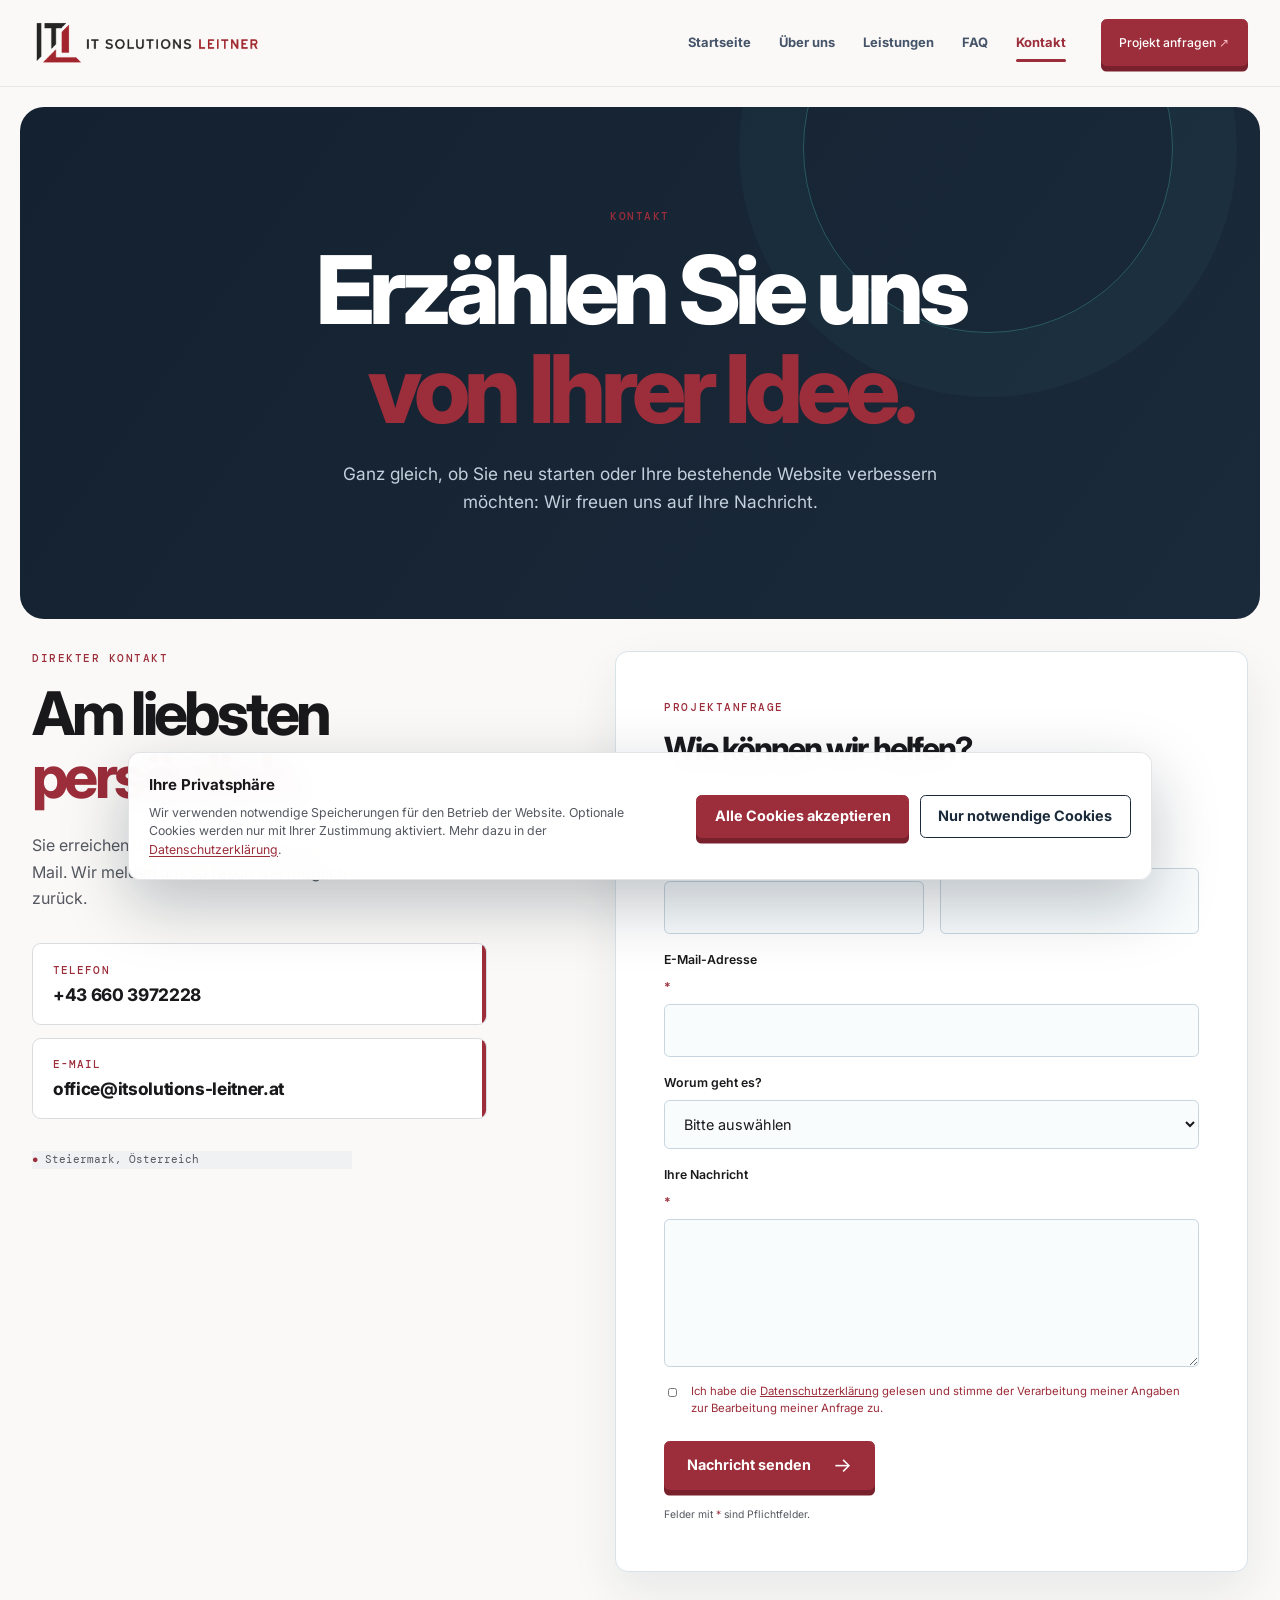
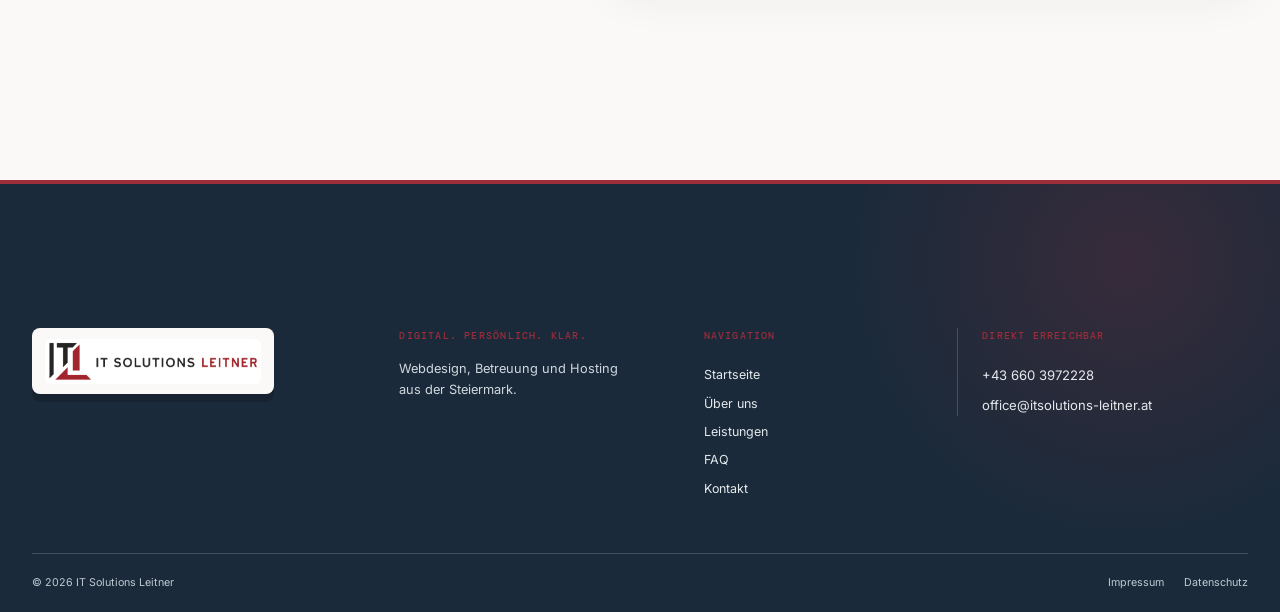
<file: kontakt.html>
<!doctype html>
<html lang="de">
  <head>
    <meta charset="UTF-8" />
    <meta name="viewport" content="width=device-width, initial-scale=1.0" />
    <meta
      name="description"
      content="Kontaktieren Sie IT Solutions Leitner für Ihr Website-Projekt in der Steiermark."
    />
    <title>Kontakt | IT Solutions Leitner</title>
    <link rel="preconnect" href="https://fonts.googleapis.com" />
    <link rel="preconnect" href="https://fonts.gstatic.com" crossorigin />
    <link
      href="https://fonts.googleapis.com/css2?family=DM+Mono:wght@400;500&family=Inter:wght@400;500;600;700;800&display=swap"
      rel="stylesheet"
    />
    <link rel="stylesheet" href="css/style.css?v=8" />
  </head>
  <body>
    <a class="skip-link" href="#main-content">Zum Inhalt springen</a>
    <header class="site-header">
      <div class="container nav-wrap">
        <a
          class="brand"
          href="index.html"
          aria-label="IT Solutions Leitner – Startseite"
          ><img
            class="brand-logo"
            src="images/logo-header-transparent.png"
            alt="IT Solutions Leitner" /></a
        ><button
          class="menu-toggle"
          type="button"
          aria-label="Menü öffnen"
          aria-expanded="false"
          aria-controls="primary-nav"
        >
          <span></span><span></span>
        </button>
        <nav id="primary-nav" class="primary-nav" aria-label="Hauptnavigation">
          <a href="index.html">Startseite</a
          ><a href="ueber-uns.html">Über uns</a
          ><a href="leistungen.html">Leistungen</a><a href="faq.html">FAQ</a
          ><a class="active" aria-current="page" href="kontakt.html">Kontakt</a
          ><a class="nav-cta" href="kontakt.html"
            >Projekt anfragen <span>↗︎</span></a
          >
        </nav>
      </div>
    </header>
    <main id="main-content">
      <section class="page-hero section contact-hero">
        <div class="container narrow">
          <p class="eyebrow reveal">Kontakt</p>
          <h1 class="reveal reveal-delay">
            Erzählen Sie uns<br /><em>von Ihrer Idee.</em>
          </h1>
          <p class="page-intro reveal reveal-delay-2">
            Ganz gleich, ob Sie neu starten oder Ihre bestehende Website
            verbessern möchten: Wir freuen uns auf Ihre Nachricht.
          </p>
        </div>
      </section>
      <section class="section contact-section">
        <div class="container contact-grid">
          <aside class="contact-info reveal">
            <p class="eyebrow">Direkter Kontakt</p>
            <h2>Am liebsten<br /><em>persönlich.</em></h2>
            <p>
              Sie erreichen uns telefonisch oder per E-Mail. Wir melden uns so
              rasch wie möglich zurück.
            </p>
            <div class="contact-options">
              <a href="tel:+436603972228"
                ><span class="contact-icon">↗</span
                ><span
                  ><small>Telefon</small><strong>+43 660 3972228</strong></span
                ></a
              ><a href="mailto:office@itsolutions-leitner.at"
                ><span class="contact-icon">@</span
                ><span
                  ><small>E-Mail</small
                  ><strong>office@itsolutions-leitner.at</strong></span
                ></a
              >
            </div>
            <p class="location-note"><span>●</span> Steiermark, Österreich</p>
          </aside>
          <div class="form-card reveal reveal-delay">
            <div class="form-heading">
              <p class="eyebrow">Projektanfrage</p>
              <h2>Wie können wir helfen?</h2>
              <p>
                Füllen Sie das Formular aus – wir melden uns persönlich bei
                Ihnen.
              </p>
            </div>
            <form
              action="https://formspree.io/f/xeeyjroa"
              method="POST"
              data-contact-form
            >
              <input
                type="hidden"
                name="_subject"
                value="Neue Projektanfrage über itsolutions-leitner.at"
              /><input
                class="honeypot"
                type="text"
                name="_gotcha"
                tabindex="-1"
                autocomplete="off"
              />
              <div class="form-row">
                <label for="name"
                  >Ihr Name <span>*</span
                  ><input
                    id="name"
                    name="Name"
                    type="text"
                    autocomplete="name"
                    required /></label
                ><label for="company"
                  >Unternehmen<input
                    id="company"
                    name="Unternehmen"
                    type="text"
                    autocomplete="organization"
                /></label>
              </div>
              <label for="email"
                >E-Mail-Adresse <span>*</span
                ><input
                  id="email"
                  name="E-Mail"
                  type="email"
                  autocomplete="email"
                  required /></label
              ><label for="service"
                >Worum geht es?<select id="service" name="Leistung">
                  <option value="">Bitte auswählen</option>
                  <option>Neue Website</option>
                  <option>Bestehende Website überarbeiten</option>
                  <option>Website-Betreuung</option>
                  <option>Domain &amp; Hosting</option>
                  <option>Etwas anderes</option>
                </select></label
              ><label for="message"
                >Ihre Nachricht <span>*</span
                ><textarea
                  id="message"
                  name="Nachricht"
                  rows="5"
                  required
                ></textarea></label
              ><label class="consent"
                ><input type="checkbox" name="Datenschutz" required /><span
                  >Ich habe die
                  <a href="datenschutz.html">Datenschutzerklärung</a> gelesen
                  und stimme der Verarbeitung meiner Angaben zur Bearbeitung
                  meiner Anfrage zu.</span
                ></label
              ><button class="button button-primary form-submit" type="submit">
                Nachricht senden <span>→</span>
              </button>
              <p class="form-note">
                Felder mit <span>*</span> sind Pflichtfelder.
              </p>
            </form>
            <div
              class="form-success"
              data-form-success
              role="status"
              tabindex="-1"
              hidden
            >
              <span class="form-success-icon">✓</span>
              <h3>Nachricht erfolgreich abgeschickt.</h3>
              <p>
                Vielen Dank für Ihre Anfrage. Wir melden uns so rasch wie
                möglich persönlich bei Ihnen.
              </p>
              <a class="text-link" href="index.html"
                >Zur Startseite <span>→</span></a
              >
            </div>
            <p class="form-error" data-form-error role="alert" hidden>
              Die Nachricht konnte gerade nicht gesendet werden. Bitte versuchen
              Sie es erneut oder schreiben Sie uns direkt per E-Mail.
            </p>
          </div>
        </div>
      </section>
    </main>
    <footer class="site-footer">
      <div class="container footer-top">
        <a class="brand brand-footer" href="index.html"
          ><img
            class="brand-logo brand-logo-footer"
            src="images/logo-header-transparent.png"
            alt="IT Solutions Leitner"
        /></a>
        <p>Webdesign, Betreuung und Hosting<br />aus der Steiermark.</p>
        <nav class="footer-links" aria-label="Footer-Navigation">
          <a href="index.html">Startseite</a
          ><a href="ueber-uns.html">Über uns</a
          ><a href="leistungen.html">Leistungen</a><a href="faq.html">FAQ</a
          ><a href="kontakt.html">Kontakt</a>
        </nav>
        <div class="footer-contact">
          <a href="tel:+436603972228">+43 660 3972228</a
          ><a href="mailto:office@itsolutions-leitner.at"
            >office@itsolutions-leitner.at</a
          >
        </div>
      </div>
      <div class="container footer-bottom">
        <span>© <span data-current-year>2026</span> IT Solutions Leitner</span>
        <div>
          <a href="impressum.html">Impressum</a
          ><a href="datenschutz.html">Datenschutz</a>
        </div>
      </div>
    </footer>
    <aside
      class="cookie-banner"
      data-cookie-banner
      aria-label="Cookie-Hinweis"
      hidden
    >
      <div class="cookie-copy">
        <strong>Ihre Privatsphäre</strong>
        <p>
          Wir verwenden notwendige Speicherungen für den Betrieb der Website.
          Optionale Cookies werden nur mit Ihrer Zustimmung aktiviert. Mehr dazu
          in der <a href="datenschutz.html">Datenschutzerklärung</a>.
        </p>
      </div>
      <div class="cookie-actions">
        <button
          class="button button-primary"
          type="button"
          data-cookie-accept-all
        >
          Alle Cookies akzeptieren
        </button>
        <button
          class="button button-outline"
          type="button"
          data-cookie-accept-necessary
        >
          Nur notwendige Cookies
        </button>
      </div>
    </aside>
    <script src="js/script.js"></script>
  </body>
</html>
</file>
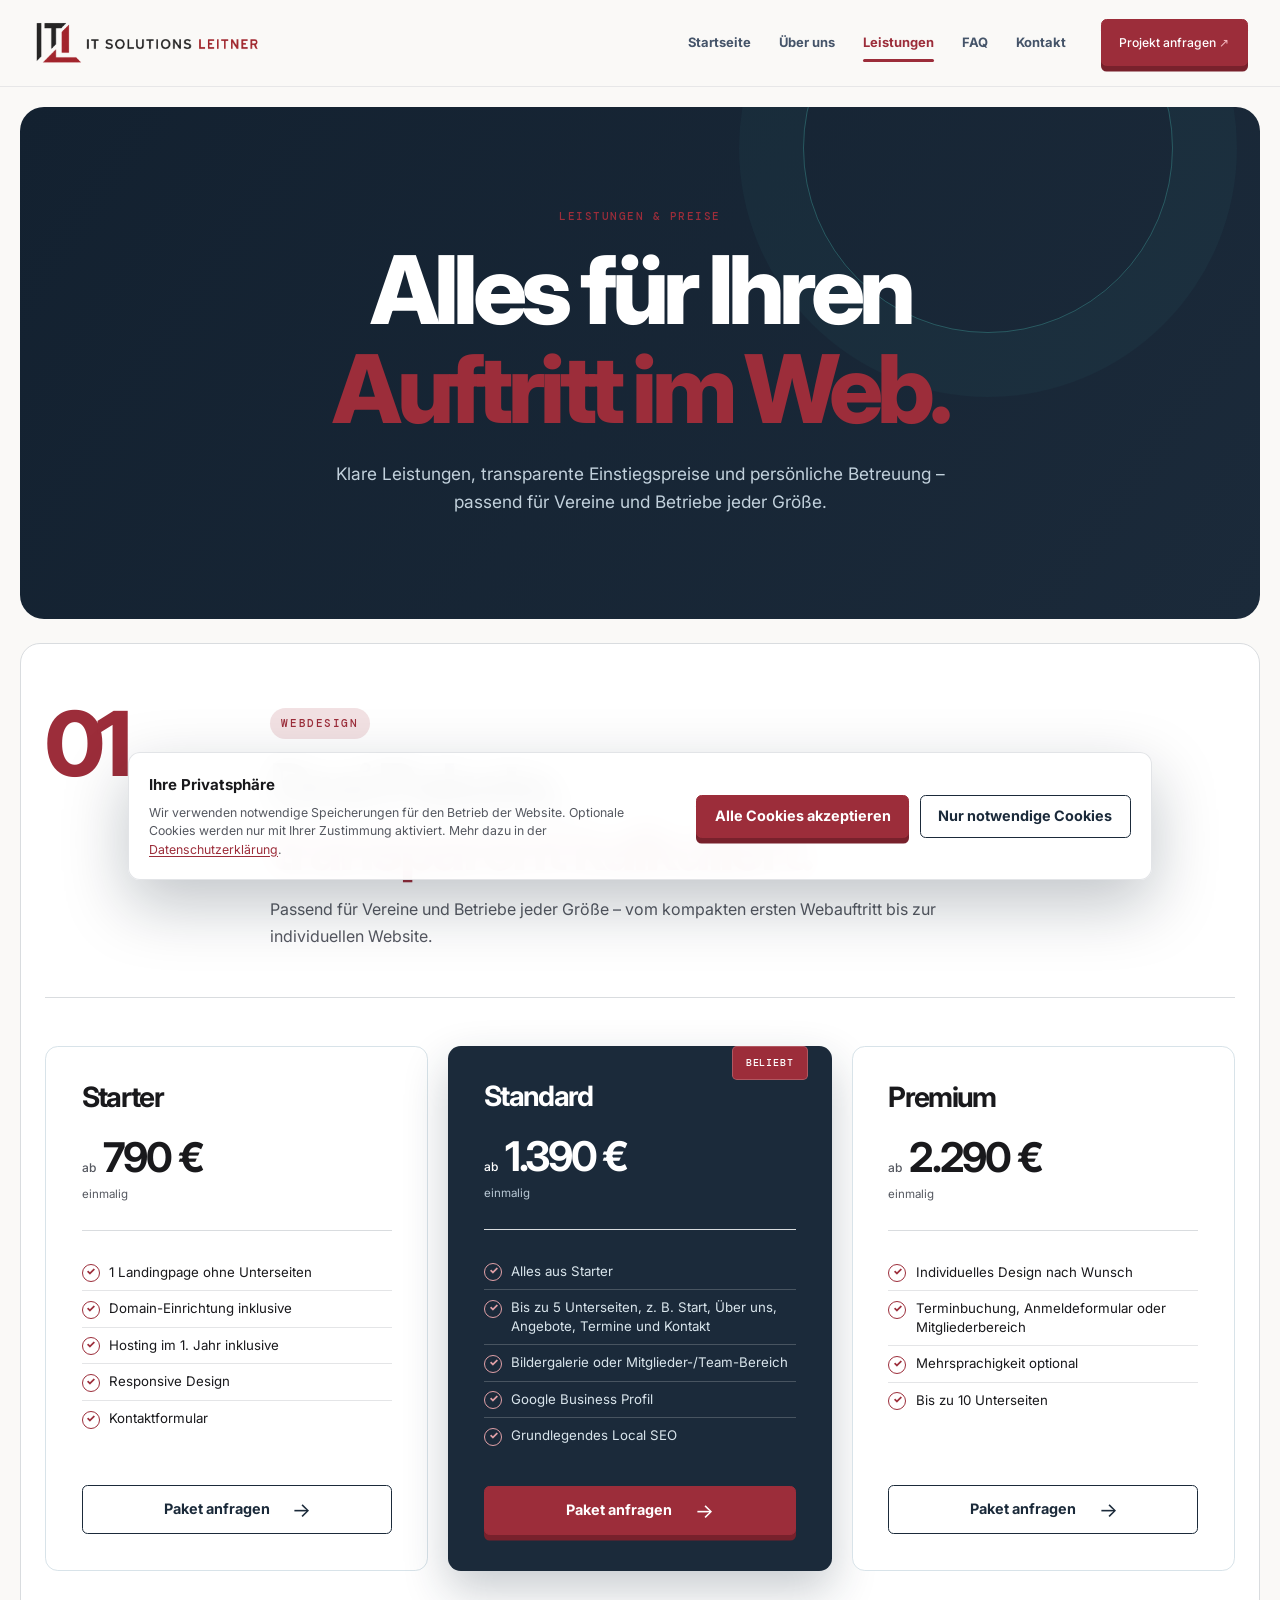
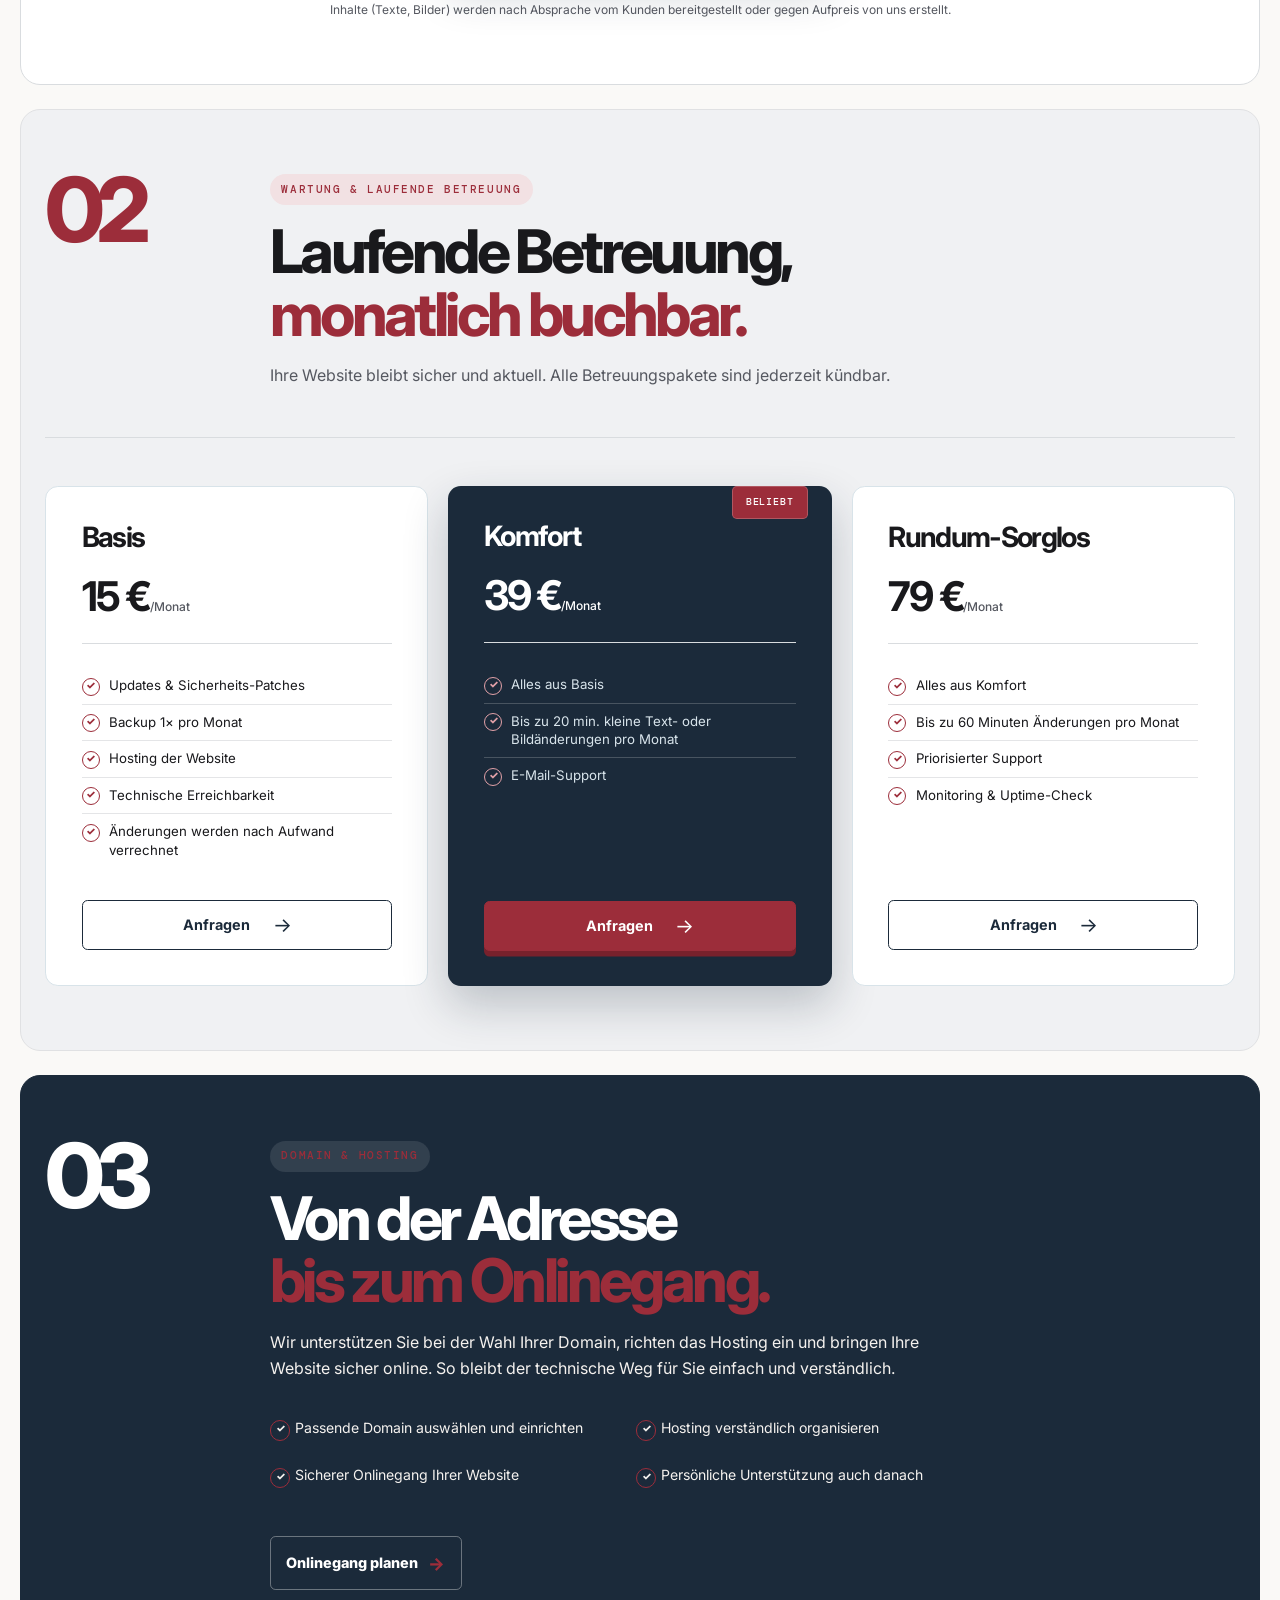
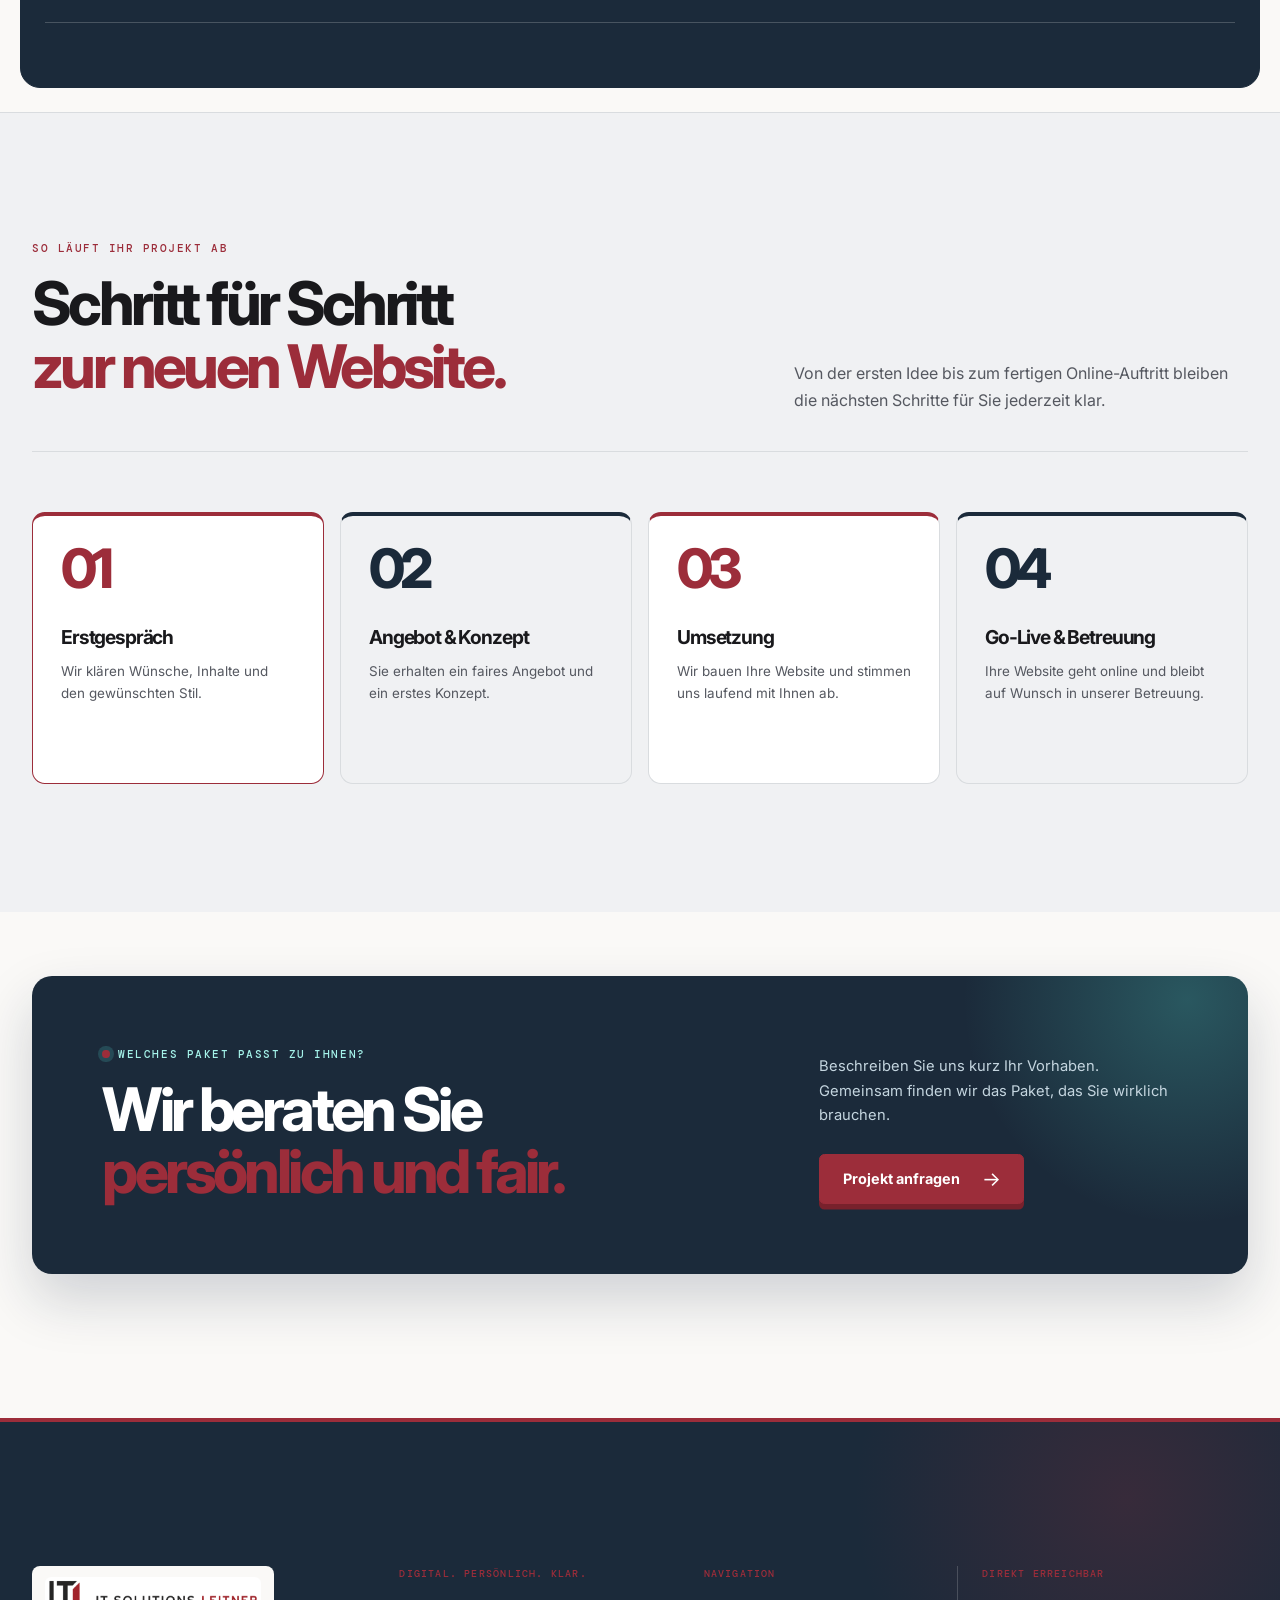
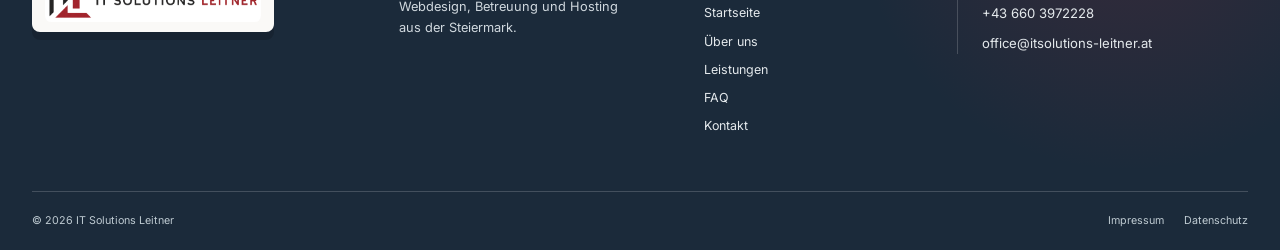
<file: leistungen.html>
<!doctype html>
<html lang="de">
  <head>
    <meta charset="UTF-8" />
    <meta name="viewport" content="width=device-width, initial-scale=1.0" />
    <meta
      name="description"
      content="Transparente Pakete für Webdesign und laufende Website-Betreuung sowie Domain und Hosting von IT Solutions Leitner."
    />
    <title>Leistungen &amp; Preise | IT Solutions Leitner</title>
    <link rel="preconnect" href="https://fonts.googleapis.com" />
    <link rel="preconnect" href="https://fonts.gstatic.com" crossorigin />
    <link
      href="https://fonts.googleapis.com/css2?family=DM+Mono:wght@400;500&amp;family=Inter:wght@400;500;600;700;800&amp;display=swap"
      rel="stylesheet"
    />
    <link rel="stylesheet" href="css/style.css?v=8" />
  </head>
  <body>
    <a class="skip-link" href="#main-content">Zum Inhalt springen</a>
    <header class="site-header">
      <div class="container nav-wrap">
        <a
          class="brand"
          href="index.html"
          aria-label="IT Solutions Leitner – Startseite"
          ><img
            class="brand-logo"
            src="images/logo-header-transparent.png"
            alt="IT Solutions Leitner"
        /></a>
        <button
          class="menu-toggle"
          type="button"
          aria-label="Menü öffnen"
          aria-expanded="false"
          aria-controls="primary-nav"
        >
          <span></span><span></span>
        </button>
        <nav id="primary-nav" class="primary-nav" aria-label="Hauptnavigation">
          <a href="index.html">Startseite</a
          ><a href="ueber-uns.html">Über uns</a
          ><a class="active" aria-current="page" href="leistungen.html"
            >Leistungen</a
          ><a href="faq.html">FAQ</a><a href="kontakt.html">Kontakt</a>
          <a class="nav-cta" href="kontakt.html"
            >Projekt anfragen <span aria-hidden="true">↗︎</span></a
          >
        </nav>
      </div>
    </header>

    <main id="main-content">
      <section class="page-hero section">
        <div class="container narrow">
          <p class="eyebrow reveal">Leistungen &amp; Preise</p>
          <h1 class="reveal reveal-delay">
            Alles für Ihren<br /><em>Auftritt im Web.</em>
          </h1>
          <p class="page-intro reveal reveal-delay-2">
            Klare Leistungen, transparente Einstiegspreise und persönliche
            Betreuung – passend für Vereine und Betriebe jeder Größe.
          </p>
        </div>
      </section>

      <section id="webdesign" class="section service-block">
        <div class="container">
          <div class="service-block-heading">
            <span class="service-block-number reveal">01</span>
            <div class="reveal reveal-delay">
              <p class="eyebrow">Webdesign</p>
              <h2>Drei Pakete,<br /><em>transparent kalkuliert.</em></h2>
              <p>
                Passend für Vereine und Betriebe jeder Größe – vom kompakten
                ersten Webauftritt bis zur individuellen Website.
              </p>
            </div>
          </div>

          <div class="pricing-grid">
            <article class="pricing-card reveal">
              <div class="pricing-card-head">
                <h3>Starter</h3>
                <p class="price"><span>ab</span> 790 €</p>
                <p class="price-note">einmalig</p>
              </div>
              <ul class="check-list">
                <li>1 Landingpage ohne Unterseiten</li>
                <li>Domain-Einrichtung inklusive</li>
                <li>Hosting im 1. Jahr inklusive</li>
                <li>Responsive Design</li>
                <li>Kontaktformular</li>
              </ul>
              <a class="button button-outline" href="kontakt.html"
                >Paket anfragen <span>→</span></a
              >
            </article>

            <article class="pricing-card featured reveal reveal-delay">
              <span class="featured-badge">Beliebt</span>
              <div class="pricing-card-head">
                <h3>Standard</h3>
                <p class="price"><span>ab</span> 1.390 €</p>
                <p class="price-note">einmalig</p>
              </div>
              <ul class="check-list">
                <li>Alles aus Starter</li>
                <li>
                  Bis zu 5 Unterseiten, z. B. Start, Über uns, Angebote, Termine
                  und Kontakt
                </li>
                <li>Bildergalerie oder Mitglieder-/Team-Bereich</li>
                <li>Google Business Profil</li>
                <li>Grundlegendes Local SEO</li>
              </ul>
              <a class="button button-primary" href="kontakt.html"
                >Paket anfragen <span>→</span></a
              >
            </article>

            <article class="pricing-card reveal reveal-delay-2">
              <div class="pricing-card-head">
                <h3>Premium</h3>
                <p class="price"><span>ab</span> 2.290 €</p>
                <p class="price-note">einmalig</p>
              </div>
              <ul class="check-list">
                <li>Individuelles Design nach Wunsch</li>
                <li>Terminbuchung, Anmeldeformular oder Mitgliederbereich</li>
                <li>Mehrsprachigkeit optional</li>
                <li>Bis zu 10 Unterseiten</li>
              </ul>
              <a class="button button-outline" href="kontakt.html"
                >Paket anfragen <span>→</span></a
              >
            </article>
          </div>
          <p class="pricing-footnote reveal">
            Inhalte (Texte, Bilder) werden nach Absprache vom Kunden
            bereitgestellt oder gegen Aufpreis von uns erstellt.
          </p>
        </div>
      </section>

      <section id="betreuung" class="section service-block service-block-tint">
        <div class="container">
          <div class="service-block-heading">
            <span class="service-block-number reveal">02</span>
            <div class="reveal reveal-delay">
              <p class="eyebrow">Wartung &amp; laufende Betreuung</p>
              <h2>Laufende Betreuung,<br /><em>monatlich buchbar.</em></h2>
              <p>
                Ihre Website bleibt sicher und aktuell. Alle Betreuungspakete
                sind jederzeit kündbar.
              </p>
            </div>
          </div>

          <div class="pricing-grid pricing-grid-compact">
            <article class="pricing-card reveal">
              <div class="pricing-card-head">
                <h3>Basis</h3>
                <p class="price">15 €<span>/Monat</span></p>
              </div>
              <ul class="check-list">
                <li>Updates &amp; Sicherheits-Patches</li>
                <li>Backup 1× pro Monat</li>
                <li>Hosting der Website</li>
                <li>Technische Erreichbarkeit</li>
                <li>Änderungen werden nach Aufwand verrechnet</li>
              </ul>
              <a class="button button-outline" href="kontakt.html"
                >Anfragen <span>→</span></a
              >
            </article>

            <article class="pricing-card featured reveal reveal-delay">
              <span class="featured-badge">Beliebt</span>
              <div class="pricing-card-head">
                <h3>Komfort</h3>
                <p class="price">39 €<span>/Monat</span></p>
              </div>
              <ul class="check-list">
                <li>Alles aus Basis</li>
                <li>
                  Bis zu 20 min. kleine Text- oder Bildänderungen pro Monat
                </li>
                <li>E-Mail-Support</li>
              </ul>
              <a class="button button-primary" href="kontakt.html"
                >Anfragen <span>→</span></a
              >
            </article>

            <article class="pricing-card reveal reveal-delay-2">
              <div class="pricing-card-head">
                <h3>Rundum-Sorglos</h3>
                <p class="price">79 €<span>/Monat</span></p>
              </div>
              <ul class="check-list">
                <li>Alles aus Komfort</li>
                <li>Bis zu 60 Minuten Änderungen pro Monat</li>
                <li>Priorisierter Support</li>
                <li>Monitoring &amp; Uptime-Check</li>
              </ul>
              <a class="button button-outline" href="kontakt.html"
                >Anfragen <span>→</span></a
              >
            </article>
          </div>
        </div>
      </section>

      <section id="hosting" class="section service-block service-block-simple">
        <div class="container service-block-heading">
          <span class="service-block-number reveal">03</span>
          <div class="reveal reveal-delay">
            <p class="eyebrow">Domain &amp; Hosting</p>
            <h2>Von der Adresse<br /><em>bis zum Onlinegang.</em></h2>
            <p>
              Wir unterstützen Sie bei der Wahl Ihrer Domain, richten das
              Hosting ein und bringen Ihre Website sicher online. So bleibt der
              technische Weg für Sie einfach und verständlich.
            </p>
            <ul class="check-list service-check-list">
              <li>Passende Domain auswählen und einrichten</li>
              <li>Hosting verständlich organisieren</li>
              <li>Sicherer Onlinegang Ihrer Website</li>
              <li>Persönliche Unterstützung auch danach</li>
            </ul>
            <a class="text-link" href="kontakt.html"
              >Onlinegang planen <span>→</span></a
            >
          </div>
        </div>
      </section>

      <section class="section process-steps-section">
        <div class="container">
          <div class="section-heading split-heading reveal">
            <div>
              <p class="eyebrow">So läuft Ihr Projekt ab</p>
              <h2>Schritt für Schritt<br /><em>zur neuen Website.</em></h2>
            </div>
            <p>
              Von der ersten Idee bis zum fertigen Online-Auftritt bleiben die
              nächsten Schritte für Sie jederzeit klar.
            </p>
          </div>
          <ol class="process-steps">
            <li class="reveal">
              <span>01</span>
              <div>
                <h3>Erstgespräch</h3>
                <p>Wir klären Wünsche, Inhalte und den gewünschten Stil.</p>
              </div>
            </li>
            <li class="reveal reveal-delay">
              <span>02</span>
              <div>
                <h3>Angebot &amp; Konzept</h3>
                <p>Sie erhalten ein faires Angebot und ein erstes Konzept.</p>
              </div>
            </li>
            <li class="reveal reveal-delay-2">
              <span>03</span>
              <div>
                <h3>Umsetzung</h3>
                <p>
                  Wir bauen Ihre Website und stimmen uns laufend mit Ihnen ab.
                </p>
              </div>
            </li>
            <li class="reveal reveal-delay-3">
              <span>04</span>
              <div>
                <h3>Go-Live &amp; Betreuung</h3>
                <p>
                  Ihre Website geht online und bleibt auf Wunsch in unserer
                  Betreuung.
                </p>
              </div>
            </li>
          </ol>
        </div>
      </section>

      <!-- Förderungshinweis derzeit deaktiviert.
    <section class="section funding-section">
      <div class="container">
        <div class="cta-banner reveal">
          <div><p class="eyebrow">Förderungen</p><h2>Fördermöglichkeiten gemeinsam prüfen.</h2><p>Für Vereine und KMU in der Steiermark können Förderungen wie KMU.DIGITAL oder regionale Wirtschaftsförderungen infrage kommen.</p></div>
          <a class="button button-primary" href="kontakt.html">Sprechen Sie uns an <span>→</span></a>
        </div>
      </div>
    </section>
    -->

      <section class="section cta-section">
        <div class="container cta-panel reveal">
          <div>
            <p class="eyebrow eyebrow-light">Welches Paket passt zu Ihnen?</p>
            <h2>Wir beraten Sie<br /><em>persönlich und fair.</em></h2>
          </div>
          <div>
            <p>
              Beschreiben Sie uns kurz Ihr Vorhaben. Gemeinsam finden wir das
              Paket, das Sie wirklich brauchen.
            </p>
            <a class="button button-light" href="kontakt.html"
              >Projekt anfragen <span>→</span></a
            >
          </div>
        </div>
      </section>
    </main>

    <footer class="site-footer">
      <div class="container footer-top">
        <a class="brand brand-footer" href="index.html"
          ><img
            class="brand-logo brand-logo-footer"
            src="images/logo-header-transparent.png"
            alt="IT Solutions Leitner"
        /></a>
        <p>Webdesign, Betreuung und Hosting<br />aus der Steiermark.</p>
        <nav class="footer-links" aria-label="Footer-Navigation">
          <a href="index.html">Startseite</a
          ><a href="ueber-uns.html">Über uns</a
          ><a href="leistungen.html">Leistungen</a><a href="faq.html">FAQ</a
          ><a href="kontakt.html">Kontakt</a>
        </nav>
        <div class="footer-contact">
          <a href="tel:+436603972228">+43 660 3972228</a
          ><a href="mailto:office@itsolutions-leitner.at"
            >office@itsolutions-leitner.at</a
          >
        </div>
      </div>
      <div class="container footer-bottom">
        <span>© <span data-current-year>2026</span> IT Solutions Leitner</span>
        <div>
          <a href="impressum.html">Impressum</a
          ><a href="datenschutz.html">Datenschutz</a>
        </div>
      </div>
    </footer>
    <aside
      class="cookie-banner"
      data-cookie-banner
      aria-label="Cookie-Hinweis"
      hidden
    >
      <div class="cookie-copy">
        <strong>Ihre Privatsphäre</strong>
        <p>
          Wir verwenden notwendige Speicherungen für den Betrieb der Website.
          Optionale Cookies werden nur mit Ihrer Zustimmung aktiviert. Mehr dazu
          in der <a href="datenschutz.html">Datenschutzerklärung</a>.
        </p>
      </div>
      <div class="cookie-actions">
        <button
          class="button button-primary"
          type="button"
          data-cookie-accept-all
        >
          Alle Cookies akzeptieren
        </button>
        <button
          class="button button-outline"
          type="button"
          data-cookie-accept-necessary
        >
          Nur notwendige Cookies
        </button>
      </div>
    </aside>
    <script src="js/script.js"></script>
  </body>
</html>
</file>
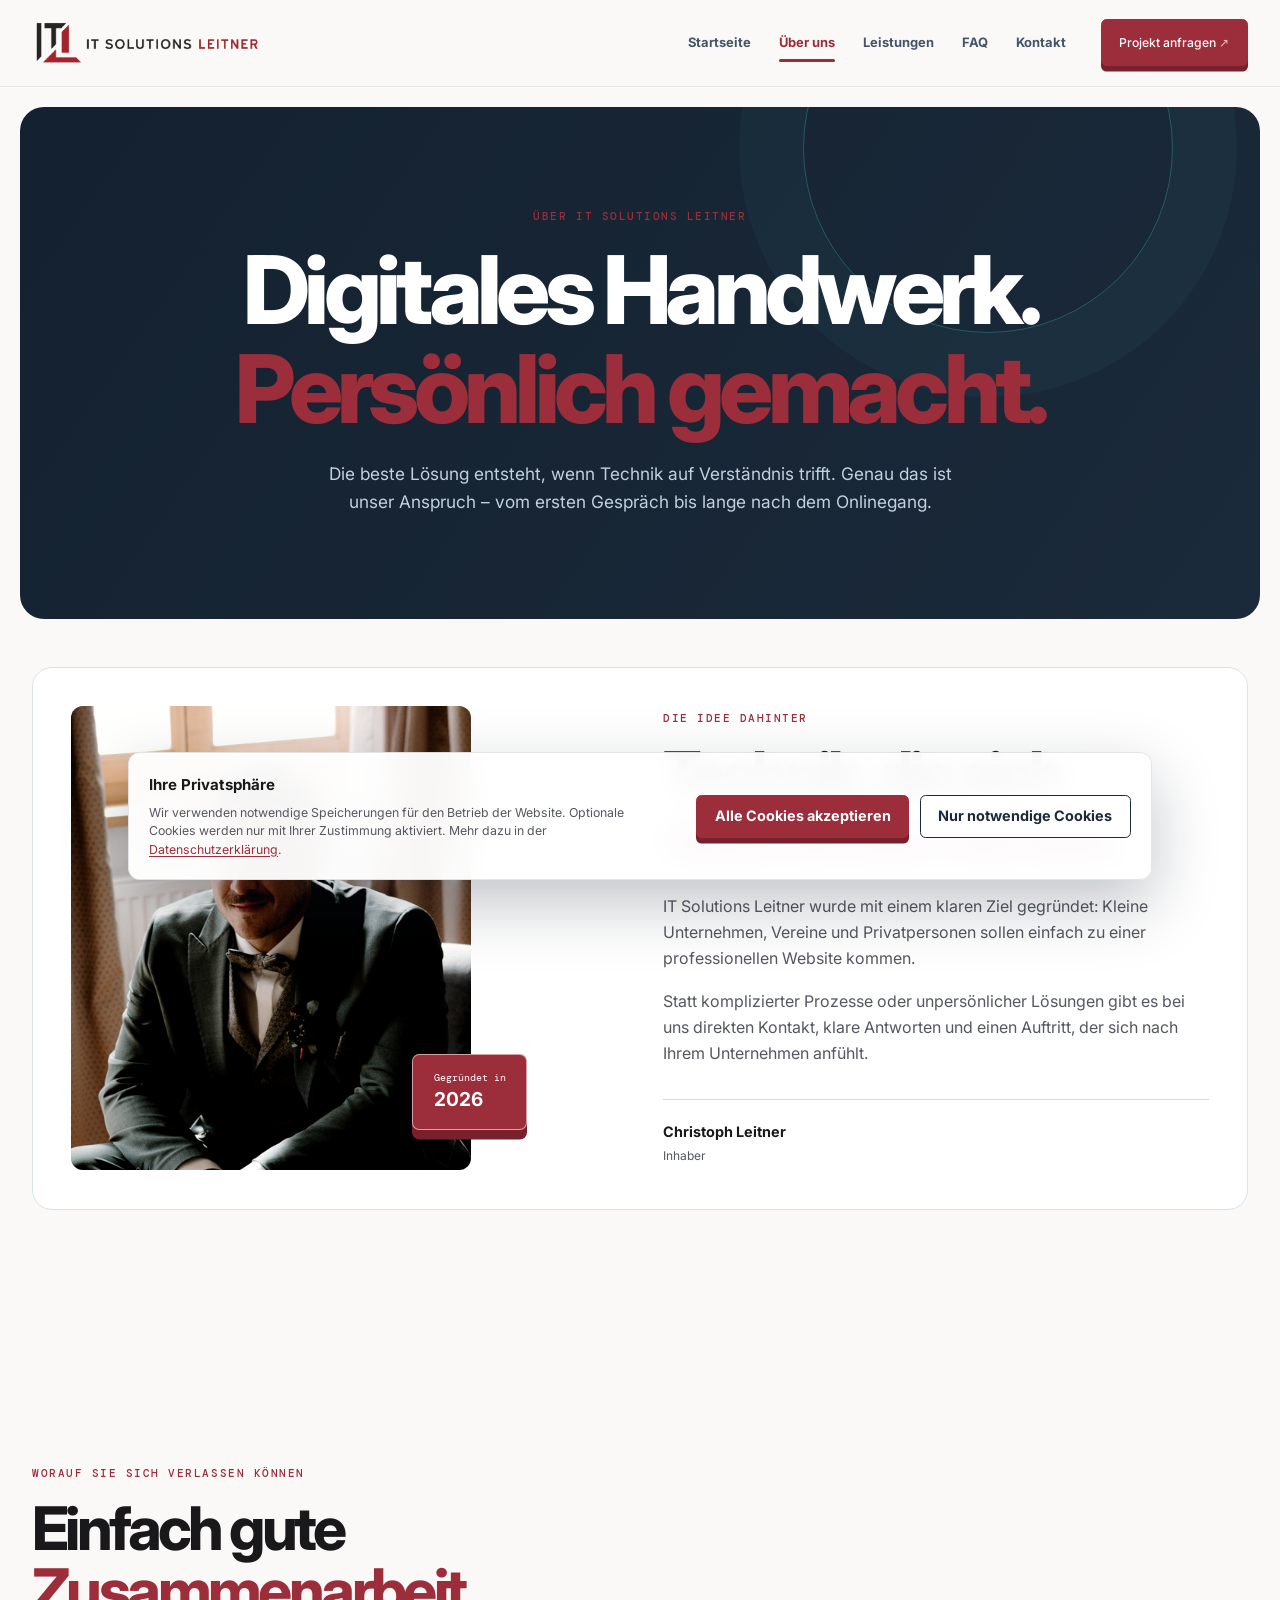
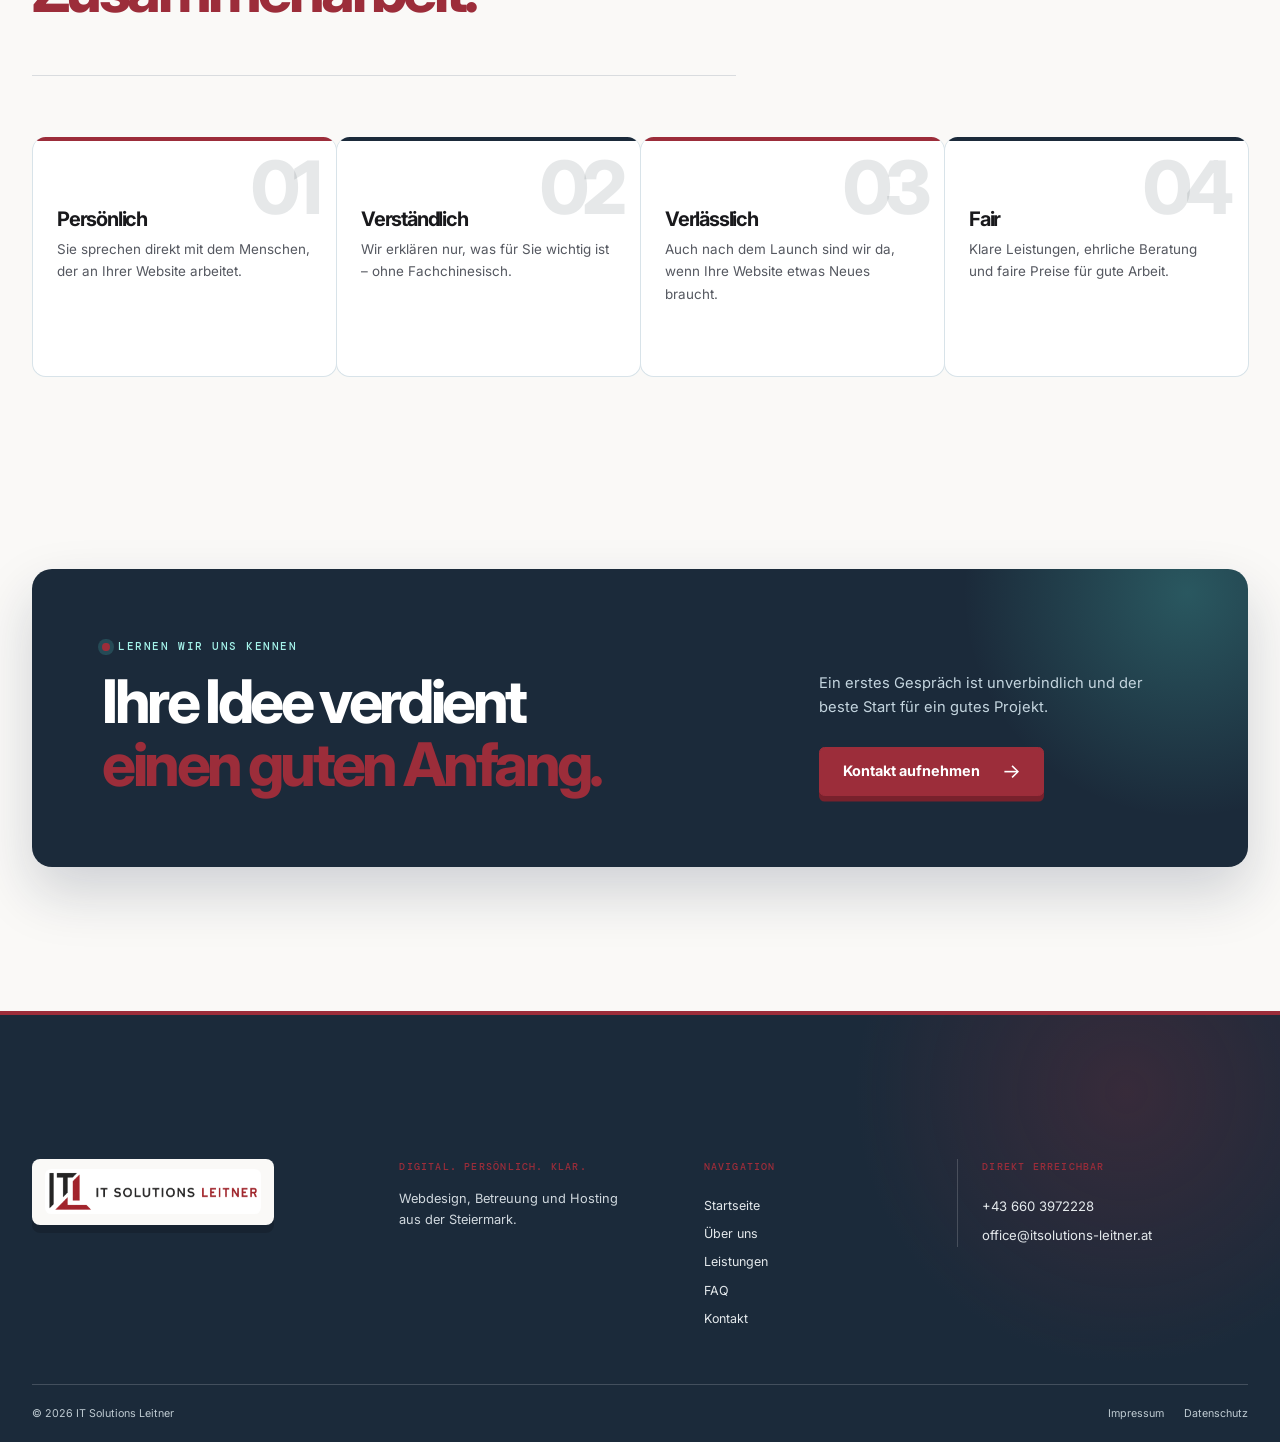
<file: ueber-uns.html>
<!doctype html>
<html lang="de">
  <head>
    <meta charset="UTF-8" />
    <meta name="viewport" content="width=device-width, initial-scale=1.0" />
    <meta
      name="description"
      content="Lernen Sie IT Solutions Leitner kennen – Ihr persönlicher Partner für moderne Websites in der Steiermark."
    />
    <title>Über uns | IT Solutions Leitner</title>
    <link rel="preconnect" href="https://fonts.googleapis.com" />
    <link rel="preconnect" href="https://fonts.gstatic.com" crossorigin />
    <link
      href="https://fonts.googleapis.com/css2?family=DM+Mono:wght@400;500&family=Inter:wght@400;500;600;700;800&display=swap"
      rel="stylesheet"
    />
    <link rel="stylesheet" href="css/style.css?v=8" />
  </head>
  <body>
    <a class="skip-link" href="#main-content">Zum Inhalt springen</a>
    <header class="site-header">
      <div class="container nav-wrap">
        <a
          class="brand"
          href="index.html"
          aria-label="IT Solutions Leitner – Startseite"
          ><img
            class="brand-logo"
            src="images/logo-header-transparent.png"
            alt="IT Solutions Leitner" /></a
        ><button
          class="menu-toggle"
          type="button"
          aria-label="Menü öffnen"
          aria-expanded="false"
          aria-controls="primary-nav"
        >
          <span></span><span></span>
        </button>
        <nav id="primary-nav" class="primary-nav" aria-label="Hauptnavigation">
          <a href="index.html">Startseite</a
          ><a class="active" aria-current="page" href="ueber-uns.html"
            >Über uns</a
          ><a href="leistungen.html">Leistungen</a><a href="faq.html">FAQ</a
          ><a href="kontakt.html">Kontakt</a
          ><a class="nav-cta" href="kontakt.html"
            >Projekt anfragen <span>↗︎</span></a
          >
        </nav>
      </div>
    </header>
    <main id="main-content">
      <section class="page-hero section">
        <div class="container">
          <p class="eyebrow reveal">Über IT Solutions Leitner</p>
          <h1 class="reveal reveal-delay">
            Digitales Handwerk.<br /><em>Persönlich gemacht.</em>
          </h1>
          <p class="page-intro reveal reveal-delay-2">
            Die beste Lösung entsteht, wenn Technik auf Verständnis trifft.
            Genau das ist unser Anspruch – vom ersten Gespräch bis lange nach
            dem Onlinegang.
          </p>
        </div>
      </section>
      <section class="section story-section">
        <div class="container story-grid">
          <div class="story-visual reveal">
            <div class="portrait-photo">
              <img
                src="images/christoph_foto.jpg"
                alt="Christoph Leitner, Inhaber von IT Solutions Leitner"
              />
            </div>
            <div class="portrait-note">
              Gegründet in<br /><strong>2026</strong>
            </div>
          </div>
          <div class="story-copy reveal reveal-delay">
            <p class="eyebrow">Die Idee dahinter</p>
            <h2>Technik, die sich<br /><em>nach Ihnen richtet.</em></h2>
            <p>
              IT Solutions Leitner wurde mit einem klaren Ziel gegründet: Kleine
              Unternehmen, Vereine und Privatpersonen sollen einfach zu einer
              professionellen Website kommen.
            </p>
            <p>
              Statt komplizierter Prozesse oder unpersönlicher Lösungen gibt es
              bei uns direkten Kontakt, klare Antworten und einen Auftritt, der
              sich nach Ihrem Unternehmen anfühlt.
            </p>
            <div class="signature">
              <strong>Christoph Leitner</strong><span>Inhaber</span>
            </div>
          </div>
        </div>
      </section>
      <section class="section values-section">
        <div class="container">
          <div class="section-heading reveal">
            <p class="eyebrow">Worauf Sie sich verlassen können</p>
            <h2>Einfach gute<br /><em>Zusammenarbeit.</em></h2>
          </div>
          <div class="values-grid">
            <article class="value-card reveal">
              <span>01</span>
              <h3>Persönlich</h3>
              <p>
                Sie sprechen direkt mit dem Menschen, der an Ihrer Website
                arbeitet.
              </p>
            </article>
            <article class="value-card reveal reveal-delay">
              <span>02</span>
              <h3>Verständlich</h3>
              <p>
                Wir erklären nur, was für Sie wichtig ist – ohne Fachchinesisch.
              </p>
            </article>
            <article class="value-card reveal reveal-delay-2">
              <span>03</span>
              <h3>Verlässlich</h3>
              <p>
                Auch nach dem Launch sind wir da, wenn Ihre Website etwas Neues
                braucht.
              </p>
            </article>
            <article class="value-card reveal reveal-delay-3">
              <span>04</span>
              <h3>Fair</h3>
              <p>
                Klare Leistungen, ehrliche Beratung und faire Preise für gute
                Arbeit.
              </p>
            </article>
          </div>
        </div>
      </section>
      <section class="section cta-section">
        <div class="container cta-panel reveal">
          <div>
            <p class="eyebrow eyebrow-light">Lernen wir uns kennen</p>
            <h2>Ihre Idee verdient<br /><em>einen guten Anfang.</em></h2>
          </div>
          <div>
            <p>
              Ein erstes Gespräch ist unverbindlich und der beste Start für ein
              gutes Projekt.
            </p>
            <a class="button button-light" href="kontakt.html"
              >Kontakt aufnehmen <span>→</span></a
            >
          </div>
        </div>
      </section>
    </main>
    <footer class="site-footer">
      <div class="container footer-top">
        <a class="brand brand-footer" href="index.html"
          ><img
            class="brand-logo brand-logo-footer"
            src="images/logo-header-transparent.png"
            alt="IT Solutions Leitner"
        /></a>
        <p>Webdesign, Betreuung und Hosting<br />aus der Steiermark.</p>
        <nav class="footer-links" aria-label="Footer-Navigation">
          <a href="index.html">Startseite</a
          ><a href="ueber-uns.html">Über uns</a
          ><a href="leistungen.html">Leistungen</a><a href="faq.html">FAQ</a
          ><a href="kontakt.html">Kontakt</a>
        </nav>
        <div class="footer-contact">
          <a href="tel:+436603972228">+43 660 3972228</a
          ><a href="mailto:office@itsolutions-leitner.at"
            >office@itsolutions-leitner.at</a
          >
        </div>
      </div>
      <div class="container footer-bottom">
        <span>© <span data-current-year>2026</span> IT Solutions Leitner</span>
        <div>
          <a href="impressum.html">Impressum</a
          ><a href="datenschutz.html">Datenschutz</a>
        </div>
      </div>
    </footer>
    <aside
      class="cookie-banner"
      data-cookie-banner
      aria-label="Cookie-Hinweis"
      hidden
    >
      <div class="cookie-copy">
        <strong>Ihre Privatsphäre</strong>
        <p>
          Wir verwenden notwendige Speicherungen für den Betrieb der Website.
          Optionale Cookies werden nur mit Ihrer Zustimmung aktiviert. Mehr dazu
          in der <a href="datenschutz.html">Datenschutzerklärung</a>.
        </p>
      </div>
      <div class="cookie-actions">
        <button
          class="button button-primary"
          type="button"
          data-cookie-accept-all
        >
          Alle Cookies akzeptieren
        </button>
        <button
          class="button button-outline"
          type="button"
          data-cookie-accept-necessary
        >
          Nur notwendige Cookies
        </button>
      </div>
    </aside>
    <script src="js/script.js"></script>
  </body>
</html>
</file>
<file: css/style.css>
/* === 1. VARIABLEN & RESET === */
:root {
  --ink: #171719;
  --muted: #66666b;
  --line: #dedee0;
  --paper: #fdfdfc;
  --soft: #f5f5f3;
  --accent: #9c2d3a;
  --accent-dark: #78212c;
  --accent-pale: #f4e7e8;
  --white: #ffffff;
  --radius: 1.25rem;
  --container: 74rem;
  --shadow: 0 1.25rem 3.75rem rgba(23, 23, 25, 0.09);
}
* {
  box-sizing: border-box;
}
html {
  scroll-behavior: smooth;
}
body {
  margin: 0;
  min-width: 20rem;
  background: var(--paper);
  color: var(--ink);
}
img {
  display: block;
  max-width: 100%;
}
a {
  color: inherit;
  text-decoration: none;
}
button,
input,
select,
textarea {
  font: inherit;
}
button {
  cursor: pointer;
}

/* === 2. TYPOGRAFIE === */
body {
  font-family: "Inter", Arial, sans-serif;
  font-size: 1rem;
  line-height: 1.65;
}
h1,
h2,
h3,
p,
ul,
ol,
blockquote {
  margin-top: 0;
}
h1,
h2,
h3 {
  letter-spacing: -0.055em;
  line-height: 1.04;
}
h1 {
  margin-bottom: 1.7rem;
  font-size: clamp(3rem, 7.4vw, 6.55rem);
  font-weight: 700;
}
h2 {
  margin-bottom: 1.5rem;
  font-size: clamp(2.3rem, 4.7vw, 4.4rem);
  font-weight: 700;
}
h3 {
  margin-bottom: 0.7rem;
  font-size: 1.4rem;
}
em {
  color: var(--accent);
  font-style: normal;
}
.eyebrow {
  display: flex;
  align-items: center;
  gap: 0.55rem;
  margin-bottom: 1.05rem;
  color: var(--accent);
  font-family: "DM Mono", monospace;
  font-size: 0.69rem;
  font-weight: 500;
  letter-spacing: 0.1em;
  line-height: 1.4;
  text-transform: uppercase;
}
.eyebrow-dot {
  flex: 0 0 0.45rem;
  width: 0.45rem;
  height: 0.45rem;
  border-radius: 50%;
  background: var(--accent);
  animation: marker-pulse 2.2s ease-in-out infinite;
}
.eyebrow-light {
  color: #f6cbcf;
}
.eyebrow-light::before {
  flex: 0 0 0.45rem;
  width: 0.45rem;
  height: 0.45rem;
  border-radius: 50%;
  background: #f6cbcf;
  content: "";
  animation: marker-pulse-light 2.2s ease-in-out infinite;
}
.eyebrow-light .eyebrow-dot {
  display: none;
}

/* === 3. LAYOUT === */
.container {
  width: min(calc(100% - 3rem), var(--container));
  margin: 0 auto;
}
.narrow {
  width: min(calc(100% - 3rem), 53rem);
  margin: 0 auto;
}
.section {
  padding: clamp(5rem, 10vw, 9rem) 0;
}
.skip-link {
  position: fixed;
  z-index: 100;
  top: -5rem;
  left: 1rem;
  padding: 0.65rem 1rem;
  background: var(--ink);
  color: var(--white);
  border-radius: 0.4rem;
}
.skip-link:focus {
  top: 1rem;
}
.button-row {
  display: flex;
  align-items: center;
  flex-wrap: wrap;
  gap: 1.5rem;
}
.button {
  display: inline-flex;
  align-items: center;
  justify-content: center;
  gap: 1.4rem;
  min-height: 3.65rem;
  padding: 0.8rem 1.35rem 0.8rem 1.45rem;
  border: 1px solid transparent;
  border-radius: 99rem;
  font-size: 0.9rem;
  font-weight: 600;
  line-height: 1;
  transition:
    transform 0.2s ease,
    background-color 0.2s ease,
    border-color 0.2s ease;
}
.button span {
  font-size: 1.25rem;
  font-weight: 400;
}
.button:hover {
  transform: translateY(-0.15rem);
}
.button-primary {
  background: var(--accent);
  color: var(--white);
}
.button-primary:hover {
  background: var(--accent-dark);
}
.button-light {
  background: var(--white);
  color: var(--ink);
}
.text-link {
  display: inline-flex;
  align-items: center;
  gap: 0.6rem;
  color: var(--ink);
  font-size: 0.9rem;
  font-weight: 600;
}
.text-link span {
  color: var(--accent);
  font-size: 1.15rem;
  transition: transform 0.2s ease;
}
.text-link:hover span {
  transform: translateX(0.25rem);
}

/* === 4. NAVIGATION === */
.site-header {
  position: relative;
  z-index: 10;
  border-bottom: 1px solid rgba(23, 23, 25, 0.08);
  background: rgba(253, 253, 252, 0.94);
}
.nav-wrap {
  display: flex;
  align-items: center;
  justify-content: space-between;
  min-height: 5.35rem;
  gap: 2rem;
}
.brand {
  display: inline-flex;
  align-items: center;
  flex-shrink: 0;
}
.brand-logo {
  display: block;
  width: 15rem;
  height: auto;
}
.primary-nav {
  display: flex;
  align-items: center;
  gap: 1.65rem;
  font-size: 0.82rem;
  font-weight: 500;
}
.primary-nav > a:not(.nav-cta) {
  position: relative;
  color: #4e4e53;
}
.primary-nav > a:not(.nav-cta)::after {
  position: absolute;
  bottom: -0.4rem;
  left: 0;
  width: 0;
  height: 1px;
  background: var(--accent);
  content: "";
  transition: width 0.2s ease;
}
.primary-nav > a:not(.nav-cta):hover::after,
.primary-nav > a.active::after {
  width: 100%;
}
.primary-nav > a.active {
  color: var(--ink);
}
.nav-cta {
  position: relative;
  isolation: isolate;
  overflow: hidden;
  margin-left: 0.4rem;
  padding: 0.65rem 0.95rem;
  border-radius: 99rem;
  background: var(--ink);
  color: var(--white);
  transition:
    transform 0.25s ease,
    background-color 0.25s ease,
    box-shadow 0.25s ease;
}
.nav-cta::before {
  position: absolute;
  z-index: -1;
  inset: 0;
  border-radius: inherit;
  background: linear-gradient(
    110deg,
    transparent 22%,
    rgba(255, 255, 255, 0.22) 50%,
    transparent 78%
  );
  content: "";
  transform: translateX(-120%);
  transition: transform 0.55s ease;
}
.nav-cta span {
  display: inline-block;
  color: #f5b8c0;
  font-family: "DM Mono", monospace;
  font-variant-emoji: text;
  transition: transform 0.25s ease;
}
.nav-cta:hover {
  background: var(--accent);
  box-shadow: 0 0.65rem 1.45rem rgba(156, 45, 58, 0.25);
  transform: translateY(-0.15rem);
}
.nav-cta:hover::before {
  transform: translateX(120%);
}
.nav-cta:hover span {
  transform: translate(0.15rem, -0.1rem);
}
.menu-toggle {
  display: none;
}

/* === 5. BUTTONS === */
.button:focus-visible,
a:focus-visible,
summary:focus-visible,
input:focus-visible,
select:focus-visible,
textarea:focus-visible {
  outline: 3px solid rgba(156, 45, 58, 0.45);
  outline-offset: 3px;
}

/* === 6. HERO === */
.hero {
  overflow: hidden;
  padding-top: clamp(3.5rem, 5.8vw, 5.4rem);
  padding-bottom: 2.5rem;
}
.hero-grid {
  display: grid;
  grid-template-columns: 1.05fr 0.95fr;
  align-items: center;
  gap: clamp(2rem, 7vw, 7rem);
}
.hero-copy {
  padding-bottom: 1rem;
}
.hero h1 {
  max-width: 40rem;
  font-size: clamp(3rem, 6.1vw, 5.5rem);
}
.hero-text {
  max-width: 32rem;
  margin-bottom: 2rem;
  color: var(--muted);
  font-size: 1.05rem;
}
.hero-trust {
  display: flex;
  align-items: center;
  gap: 0.75rem;
  margin-top: 4.3rem;
  color: var(--muted);
  font-size: 0.75rem;
  line-height: 1.45;
}
.hero-trust strong {
  color: var(--ink);
  font-weight: 600;
}
.avatars {
  display: flex;
}
.avatars i {
  display: grid;
  width: 2rem;
  height: 2rem;
  place-items: center;
  border: 2px solid var(--paper);
  border-radius: 50%;
  background: #d8c7c9;
  color: var(--accent-dark);
  font-size: 0.55rem;
  font-style: normal;
  font-weight: 700;
}
.avatars i + i {
  margin-left: -0.4rem;
  background: var(--accent);
  color: var(--white);
}
.hero-visual {
  position: relative;
  min-height: 31.5rem;
}
.browser-window {
  position: absolute;
  z-index: 2;
  top: 12%;
  right: 0;
  width: min(31rem, 100%);
  overflow: hidden;
  border: 1px solid rgba(23, 23, 25, 0.13);
  border-radius: 1rem;
  background: var(--white);
  box-shadow: var(--shadow);
  transform: rotate(2.5deg);
}
.browser-bar {
  display: flex;
  align-items: center;
  gap: 0.33rem;
  height: 2.15rem;
  padding: 0 0.75rem;
  border-bottom: 1px solid #eee;
  background: #fafafa;
}
.browser-bar span {
  width: 0.42rem;
  height: 0.42rem;
  border-radius: 50%;
  background: #d6d6d6;
}
.browser-bar div {
  width: 42%;
  height: 0.58rem;
  margin-left: 0.45rem;
  border-radius: 9rem;
  background: #ededed;
}
.browser-content {
  min-height: 23rem;
  padding: 1.25rem 1.5rem;
  background: linear-gradient(137deg, #fbf8f6 0%, #fff 52%, #f4dfe1 150%);
}
.mock-nav {
  display: flex;
  justify-content: space-between;
  color: #777;
  font-size: 0.48rem;
}
.mock-nav b {
  color: var(--accent);
  font-size: 0.58rem;
}
.mock-hero {
  padding: 3.1rem 0 1.1rem;
}
.mock-hero small {
  color: var(--accent);
  font-family: "DM Mono", monospace;
  font-size: 0.44rem;
  letter-spacing: 0.12em;
}
.mock-hero h2 {
  margin: 0.65rem 0 0.7rem;
  font-size: clamp(1.8rem, 3vw, 2.75rem);
}
.mock-hero p {
  color: #777;
  font-size: 0.58rem;
}
.mock-hero button {
  padding: 0.47rem 0.75rem;
  border: 0;
  border-radius: 99rem;
  background: var(--accent);
  color: var(--white);
  font-size: 0.5rem;
}
.mock-lines {
  display: grid;
  grid-template-columns: repeat(3, 1fr);
  gap: 0.6rem;
  padding-top: 1.2rem;
}
.mock-lines i {
  display: block;
  height: 3.6rem;
  border-radius: 0.35rem;
  background: linear-gradient(135deg, #dba6ad, #f3e4df);
}
.mock-lines i:nth-child(2) {
  background: #e7e7e3;
}
.mock-lines i:nth-child(3) {
  background: #caa3a6;
}
.orbit {
  position: absolute;
  border: 1px solid rgba(156, 45, 58, 0.2);
  border-radius: 50%;
}
.orbit-one {
  top: -9%;
  left: 5%;
  width: 29rem;
  height: 29rem;
}
.orbit-two {
  right: -20%;
  bottom: 0;
  width: 20rem;
  height: 20rem;
}
.float-card {
  position: absolute;
  z-index: 3;
  display: flex;
  align-items: center;
  gap: 0.55rem;
  padding: 0.72rem 0.8rem;
  border: 1px solid rgba(23, 23, 25, 0.08);
  border-radius: 0.7rem;
  background: rgba(255, 255, 255, 0.95);
  box-shadow: 0 0.8rem 2rem rgba(23, 23, 25, 0.12);
  line-height: 1.1;
}
.float-card small {
  display: block;
  margin-bottom: 0.22rem;
  color: var(--muted);
  font-size: 0.54rem;
}
.float-card strong {
  font-size: 0.67rem;
}
.float-card b {
  color: #4b9b73;
  font-size: 0.78rem;
}
.float-card-top {
  top: 4%;
  left: -8%;
}
.float-card-bottom {
  right: 9%;
  bottom: 1%;
}
.status-dot {
  flex: 0 0 0.5rem;
  width: 0.5rem;
  height: 0.5rem;
  border-radius: 50%;
  background: #4b9b73;
  box-shadow: 0 0 0 0.25rem #e0f1e9;
  animation: status-pulse 2s ease-in-out infinite;
}
.mini-chart {
  display: flex;
  align-items: end;
  gap: 0.15rem;
  height: 1.15rem;
}
.mini-chart i {
  width: 0.18rem;
  background: var(--accent);
}
.mini-chart i:nth-child(1) {
  height: 30%;
}
.mini-chart i:nth-child(2) {
  height: 55%;
}
.mini-chart i:nth-child(3) {
  height: 77%;
}
.mini-chart i:nth-child(4) {
  height: 100%;
}
.hero-visual-motion .browser-window {
  animation: browser-arrival 0.9s cubic-bezier(0.2, 0.8, 0.2, 1) both;
}
.hero-visual-motion .orbit-one {
  animation: orbit-drift 13s ease-in-out infinite alternate;
}
.hero-visual-motion .orbit-two {
  animation: orbit-drift 11s ease-in-out -4s infinite alternate-reverse;
}
.hero-visual-motion .float-card-top {
  animation: card-float 4.8s ease-in-out 0.9s infinite;
}
.hero-visual-motion .float-card-bottom {
  animation: card-float 5.6s ease-in-out 1.25s infinite reverse;
}
.hero-foot {
  display: flex;
  align-items: center;
  justify-content: space-between;
  margin-top: 1.5rem;
  padding-top: 1.25rem;
  border-top: 1px solid var(--line);
  color: var(--muted);
  font-family: "DM Mono", monospace;
  font-size: 0.66rem;
}
.hero-foot a {
  display: grid;
  width: 2.15rem;
  height: 2.15rem;
  place-items: center;
  border: 1px solid var(--line);
  border-radius: 50%;
  color: var(--accent);
  font-size: 1rem;
}
.page-hero {
  padding-top: clamp(5rem, 10vw, 9rem);
  padding-bottom: clamp(4.5rem, 8vw, 7rem);
  text-align: center;
}
.page-hero h1 {
  margin-bottom: 1.35rem;
}
.page-intro {
  max-width: 40rem;
  margin: 0 auto;
  color: var(--muted);
  font-size: 1.08rem;
}
.page-hero .eyebrow {
  justify-content: center;
}

/* === 7. SECTIONS === */
.services-intro {
  background: var(--soft);
}
.section-heading {
  max-width: 44rem;
  margin-bottom: 3.8rem;
}
.split-heading {
  display: grid;
  grid-template-columns: 1fr 0.65fr;
  align-items: end;
  max-width: none;
  gap: 4rem;
}
.split-heading > p {
  margin: 0 0 0.6rem;
  color: var(--muted);
}
.service-grid {
  display: grid;
  grid-template-columns: repeat(3, 1fr);
  gap: 1px;
  border: 1px solid var(--line);
  background: var(--line);
}
.service-card {
  position: relative;
  min-height: 22rem;
  padding: 1.8rem;
  background: var(--paper);
}
.card-number {
  color: #aaa;
  font-family: "DM Mono", monospace;
  font-size: 0.67rem;
}
.service-icon {
  display: grid;
  width: 3.2rem;
  height: 3.2rem;
  place-items: center;
  margin: 3rem 0 2rem;
  border-radius: 50%;
  background: var(--accent-pale);
  color: var(--accent);
  font-family: "DM Mono", monospace;
  font-size: 1.45rem;
}
.service-card h3 {
  font-size: 1.5rem;
}
.service-card p {
  max-width: 18rem;
  color: var(--muted);
  font-size: 0.9rem;
}
.service-card > a {
  position: absolute;
  bottom: 1.75rem;
  display: inline-flex;
  gap: 0.55rem;
  color: var(--accent);
  font-size: 0.78rem;
  font-weight: 600;
}
.service-card > a span {
  transition: transform 0.2s ease;
}
.service-card > a:hover span {
  transform: translateX(0.25rem);
}
.process-section {
  border-top: 1px solid var(--line);
}
.founder-intro-section {
  border-top: 1px solid var(--line);
}
.founder-intro-grid {
  display: grid;
  grid-template-columns: minmax(13rem, 0.62fr) minmax(0, 1fr);
  align-items: center;
  gap: clamp(3rem, 9vw, 8rem);
  max-width: 62rem;
}
.founder-intro-photo {
  position: relative;
  max-width: 18rem;
}
.founder-intro-photo img {
  display: block;
  width: 100%;
  height: 22rem;
  object-fit: cover;
  object-position: 50% 35%;
}
.founder-intro-photo span {
  position: absolute;
  right: -1.4rem;
  bottom: 1.25rem;
  padding: 0.6rem 0.75rem;
  background: var(--accent);
  color: var(--white);
  font-family: "DM Mono", monospace;
  font-size: 0.6rem;
}
.founder-intro-copy {
  max-width: 35rem;
}
.founder-intro-copy h2 {
  margin-bottom: 1rem;
}
.founder-intro-copy > p:not(.eyebrow) {
  color: var(--muted);
}
.founder-intro-copy .text-link {
  margin-top: 0.8rem;
}
.process-layout {
  display: grid;
  grid-template-columns: 0.8fr 1fr;
  gap: clamp(4rem, 11vw, 11rem);
}
.process-copy p:not(.eyebrow) {
  max-width: 24rem;
  color: var(--muted);
}
.process-copy .text-link {
  margin-top: 1.4rem;
}
.process-list {
  margin: 0;
  padding: 0;
  list-style: none;
}
.process-list li {
  display: grid;
  grid-template-columns: 4rem 1fr;
  gap: 1.25rem;
  padding: 0 0 2.1rem;
  border-bottom: 1px solid var(--line);
}
.process-list li + li {
  padding-top: 2.1rem;
}
.process-list > li > span {
  color: var(--accent);
  font-family: "DM Mono", monospace;
  font-size: 0.72rem;
}
.process-list h3 {
  margin-bottom: 0.45rem;
  font-size: 1.25rem;
}
.process-list p {
  margin-bottom: 0;
  color: var(--muted);
  font-size: 0.9rem;
}
.statement-section {
  padding-top: clamp(4rem, 8vw, 7rem);
  background: #252426;
  color: var(--white);
}
.statement {
  position: relative;
  max-width: 60rem;
}
.statement blockquote {
  max-width: 54rem;
  margin-bottom: 2.5rem;
  font-size: clamp(1.85rem, 4vw, 3.5rem);
  font-weight: 500;
  letter-spacing: -0.05em;
  line-height: 1.18;
}
.quote-opening,
.quote-closing {
  color: #cf9299;
  font-family: Georgia, serif;
  font-size: 1.08em;
  font-weight: 400;
  letter-spacing: 0;
  line-height: 1;
  vertical-align: 0.04em;
}
.quote-opening {
  margin-right: 0.09em;
}
.quote-closing {
  margin-left: 0.09em;
}
.statement blockquote em {
  color: #f1bdc3;
}
.statement-person {
  display: flex;
  align-items: center;
  gap: 0.75rem;
}
.person-monogram {
  display: grid;
  width: 2.5rem;
  height: 2.5rem;
  place-items: center;
  border-radius: 50%;
  background: var(--accent);
  font-size: 0.65rem;
  font-weight: 700;
}
.statement-person strong,
.statement-person small {
  display: block;
  line-height: 1.4;
}
.statement-person strong {
  font-size: 0.78rem;
}
.statement-person small {
  color: #bbb;
  font-size: 0.68rem;
}
.cta-section {
  padding-top: 4rem;
  padding-bottom: 4rem;
}
.cta-panel {
  display: grid;
  grid-template-columns: 1fr 0.55fr;
  align-items: end;
  gap: 4rem;
  padding: clamp(2.5rem, 5.5vw, 5rem);
  background: var(--accent);
  color: var(--white);
}
.cta-panel h2 {
  margin-bottom: 0;
}
.cta-panel em {
  color: #f6c8cd;
}
.cta-panel > div > p:not(.eyebrow) {
  max-width: 23rem;
  margin-bottom: 1.7rem;
  color: #f9e6e8;
  font-size: 0.92rem;
}
.story-section {
  padding-top: 3rem;
}
.story-grid {
  display: grid;
  grid-template-columns: 0.85fr 1fr;
  align-items: center;
  gap: clamp(3.5rem, 10vw, 10rem);
}
.story-visual {
  position: relative;
  max-width: 25rem;
}
.portrait-photo {
  min-height: 29rem;
  overflow: hidden;
  background: #d9d3ce;
}
.portrait-photo img {
  width: 100%;
  height: 29rem;
  object-fit: cover;
  object-position: 50% 38%;
}
.portrait-note {
  position: absolute;
  right: -3.5rem;
  bottom: 2.5rem;
  padding: 1rem 1.3rem;
  background: var(--accent);
  color: var(--white);
  font-family: "DM Mono", monospace;
  font-size: 0.63rem;
  line-height: 1.45;
}
.portrait-note strong {
  font-family: "Inter", sans-serif;
  font-size: 1.2rem;
}
.story-copy > p:not(.eyebrow) {
  color: var(--muted);
}
.signature {
  display: grid;
  gap: 0.12rem;
  margin-top: 2rem;
  padding-top: 1.25rem;
  border-top: 1px solid var(--line);
}
.signature strong {
  font-size: 0.9rem;
}
.signature span {
  color: var(--muted);
  font-size: 0.75rem;
}
.values-section {
  background: var(--soft);
}
.values-grid {
  display: grid;
  grid-template-columns: repeat(4, 1fr);
}
.value-card {
  min-height: 14rem;
  padding: 1.5rem;
  border: 1px solid var(--line);
  margin-right: -1px;
  background: var(--paper);
}
.value-card > span {
  color: var(--accent);
  font-family: "DM Mono", monospace;
  font-size: 0.66rem;
}
.value-card h3 {
  margin-top: 3rem;
  margin-bottom: 0.55rem;
  font-size: 1.25rem;
}
.value-card p {
  margin-bottom: 0;
  color: var(--muted);
  font-size: 0.84rem;
}
.service-detail {
  padding-top: 6rem;
  padding-bottom: 6rem;
  border-top: 1px solid var(--line);
}
.service-detail-tint {
  background: var(--soft);
}
.detail-grid {
  display: grid;
  grid-template-columns: 0.3fr 1fr 0.55fr;
  gap: clamp(2rem, 7vw, 7rem);
}
.detail-number {
  color: var(--accent);
  font-family: "DM Mono", monospace;
  font-size: 0.74rem;
}
.detail-copy > p:not(.eyebrow) {
  max-width: 35rem;
  color: var(--muted);
}
.check-list {
  display: grid;
  gap: 0.65rem;
  margin: 1.8rem 0 2rem;
  padding: 0;
  list-style: none;
  font-size: 0.9rem;
}
.check-list li {
  position: relative;
  padding-left: 1.5rem;
}
.check-list li::before {
  position: absolute;
  left: 0;
  color: var(--accent);
  content: "✓";
  font-weight: 700;
}
.detail-aside {
  align-self: center;
  padding: 1.55rem;
  border-top: 2px solid var(--accent);
  background: var(--accent-pale);
}
.aside-label {
  color: var(--accent);
  font-family: "DM Mono", monospace;
  font-size: 0.63rem;
  letter-spacing: 0.08em;
  text-transform: uppercase;
}
.detail-aside p {
  margin: 0.75rem 0 0;
  font-size: 0.9rem;
  line-height: 1.55;
}
.service-block {
  border-top: 1px solid var(--line);
}
.service-block-tint {
  background: var(--soft);
}
.service-block-heading {
  display: grid;
  grid-template-columns: 5rem minmax(0, 1fr);
  gap: clamp(1.5rem, 4vw, 4rem);
  margin-bottom: 3.5rem;
}
.service-block-heading > div {
  max-width: 48rem;
}
.service-block-heading > div > p:not(.eyebrow) {
  max-width: 42rem;
  color: var(--muted);
}
.service-block-heading h2 {
  margin-bottom: 1rem;
}
.service-block-number {
  padding-top: 0.45rem;
  color: var(--accent);
  font-family: "DM Mono", monospace;
  font-size: 0.75rem;
}
.pricing-grid {
  display: grid;
  grid-template-columns: repeat(3, minmax(0, 1fr));
  align-items: stretch;
  gap: 1.25rem;
}
.pricing-card {
  position: relative;
  display: flex;
  min-width: 0;
  min-height: 34rem;
  flex-direction: column;
  padding: clamp(1.5rem, 2.8vw, 2.25rem);
  border: 1px solid var(--line);
  border-radius: var(--radius);
  background: var(--white);
  box-shadow: 0 0.8rem 2.4rem rgba(23, 23, 25, 0.045);
  transition:
    transform 0.3s cubic-bezier(0.2, 0.8, 0.2, 1),
    border-color 0.3s ease,
    box-shadow 0.3s ease;
}
.pricing-card.featured {
  border: 2px solid var(--accent);
  box-shadow: 0 1.35rem 3.5rem rgba(156, 45, 58, 0.14);
  transform: translateY(-0.75rem);
}
.featured-badge {
  position: absolute;
  top: 0;
  right: 1.5rem;
  padding: 0.48rem 0.8rem;
  border-radius: 0 0 0.55rem 0.55rem;
  background: var(--accent);
  color: var(--white);
  font-family: "DM Mono", monospace;
  font-size: 0.62rem;
  font-weight: 500;
  letter-spacing: 0.09em;
  text-transform: uppercase;
}
.pricing-card-head {
  padding-bottom: 1.6rem;
  border-bottom: 1px solid var(--line);
}
.pricing-card h3 {
  max-width: calc(100% - 4.5rem);
  margin-bottom: 1.55rem;
  font-size: clamp(1.35rem, 2.2vw, 1.75rem);
}
.price {
  margin-bottom: 0;
  color: var(--ink);
  font-size: clamp(2rem, 3.2vw, 2.75rem);
  font-weight: 700;
  letter-spacing: -0.055em;
  line-height: 1;
}
.price span {
  color: var(--muted);
  font-size: 0.75rem;
  font-weight: 500;
  letter-spacing: 0;
}
.price-note {
  margin: 0.45rem 0 0;
  color: var(--muted);
  font-size: 0.72rem;
}
.pricing-card .check-list {
  align-content: start;
  flex: 1;
  margin: 1.6rem 0 2rem;
}
.pricing-card .button {
  align-self: stretch;
}
.button-outline {
  border-color: var(--line);
  background: var(--white);
  color: var(--ink);
}
.button-outline:hover {
  border-color: var(--accent);
  color: var(--accent);
}
.pricing-footnote {
  max-width: 53rem;
  margin: 1.8rem auto 0;
  color: var(--muted);
  font-size: 0.75rem;
  text-align: center;
}
.pricing-grid-compact .pricing-card {
  min-height: 27rem;
}
.service-block-simple .service-block-heading {
  margin-bottom: 0;
}
.service-check-list {
  max-width: 37rem;
  grid-template-columns: repeat(2, 1fr);
}
.process-steps-section {
  border-top: 1px solid var(--line);
  background: var(--soft);
}
.process-steps {
  display: grid;
  grid-template-columns: repeat(4, 1fr);
  margin: 0;
  padding: 0;
  list-style: none;
  counter-reset: process;
}
.process-steps li {
  position: relative;
  min-height: 15rem;
  padding: 1.65rem 1.5rem;
  border-top: 2px solid var(--accent);
  border-right: 1px solid var(--line);
  background: var(--white);
}
.process-steps li:first-child {
  border-left: 1px solid var(--line);
}
.process-steps li:not(:last-child)::after {
  position: absolute;
  z-index: 1;
  top: -0.7rem;
  right: -0.75rem;
  display: grid;
  width: 1.35rem;
  height: 1.35rem;
  place-items: center;
  border-radius: 50%;
  background: var(--accent);
  color: var(--white);
  content: "→";
  font-size: 0.7rem;
}
.process-steps li > span {
  color: var(--accent);
  font-family: "DM Mono", monospace;
  font-size: 0.68rem;
}
.process-steps li > div {
  margin-top: 3rem;
}
.process-steps h3 {
  font-size: 1.2rem;
}
.process-steps p {
  margin-bottom: 0;
  color: var(--muted);
  font-size: 0.84rem;
}
.funding-section {
  padding-top: 4rem;
  padding-bottom: 4rem;
}
.cta-banner {
  display: flex;
  align-items: center;
  justify-content: space-between;
  gap: 3rem;
  padding: clamp(2rem, 4vw, 3.5rem);
  border: 1px solid rgba(156, 45, 58, 0.22);
  border-radius: var(--radius);
  background: var(--accent-pale);
}
.cta-banner h2 {
  margin-bottom: 0.75rem;
  font-size: clamp(1.8rem, 3vw, 2.8rem);
}
.cta-banner p:last-child {
  max-width: 45rem;
  margin-bottom: 0;
  color: var(--muted);
}
.cookie-banner {
  position: fixed;
  z-index: 50;
  right: 1.25rem;
  bottom: 1.25rem;
  left: 1.25rem;
  display: grid;
  grid-template-columns: minmax(0, 1fr) auto;
  align-items: center;
  justify-content: space-between;
  width: min(calc(100% - 2.5rem), 64rem);
  gap: 1.5rem;
  margin-right: auto;
  margin-left: auto;
  padding: 1.25rem;
  border: 1px solid rgba(23, 23, 25, 0.13);
  border-radius: 0.9rem;
  background: rgba(255, 255, 255, 0.98);
  box-shadow: 0 1rem 3.5rem rgba(23, 23, 25, 0.18);
  animation: cookie-in 0.45s cubic-bezier(0.2, 0.8, 0.2, 1) both;
}
.cookie-banner[hidden] {
  display: none;
}
.cookie-copy strong {
  display: block;
  margin-bottom: 0.35rem;
  font-size: 0.94rem;
}
.cookie-copy p {
  max-width: 38rem;
  margin: 0;
  color: var(--muted);
  font-size: 0.77rem;
  line-height: 1.5;
}
.cookie-banner a {
  color: var(--accent);
  text-decoration: underline;
  text-underline-offset: 0.12rem;
}
.cookie-banner .button {
  min-height: 2.8rem;
  flex-shrink: 0;
  padding: 0.65rem 1.1rem;
  white-space: nowrap;
}
.cookie-actions {
  display: flex;
  align-items: center;
  gap: 0.65rem;
}
.faq-section {
  padding-top: 3rem;
}
.faq-layout {
  display: grid;
  grid-template-columns: 0.65fr 1fr;
  align-items: start;
  gap: clamp(3rem, 8vw, 8rem);
}
.faq-sidebar {
  position: sticky;
  top: 2rem;
  text-align: left;
}
.faq-sidebar p:not(.eyebrow) {
  max-width: 20rem;
  color: var(--muted);
}
.accordion {
  width: 100%;
  border-top: 1px solid var(--line);
}
.accordion details {
  border-bottom: 1px solid var(--line);
}
.accordion summary {
  display: flex;
  align-items: center;
  justify-content: space-between;
  gap: 1rem;
  padding: 1.45rem 0;
  list-style: none;
  font-weight: 600;
  cursor: pointer;
}
.accordion summary::-webkit-details-marker {
  display: none;
}
.accordion details[open] summary {
  padding-bottom: 0.85rem;
  color: var(--accent);
}
.accordion summary span {
  color: var(--accent);
  font-size: 0;
  font-weight: 400;
}
.accordion summary span::before {
  content: "+";
  font-size: 1.45rem;
}
.accordion details[open] summary span::before {
  content: "−";
}
.faq-answer {
  max-width: 46rem;
  padding: 0 3rem 1.5rem 0;
  color: var(--muted);
  font-size: 0.9rem;
}
.accordion details p {
  margin: 0;
}
.contact-hero {
  padding-bottom: 4rem;
}
.contact-section {
  padding-top: 2rem;
}
.contact-grid {
  display: grid;
  grid-template-columns: 0.72fr 1fr;
  gap: clamp(3rem, 10vw, 10rem);
  align-items: start;
}
.contact-info > p:not(.eyebrow) {
  max-width: 20rem;
  color: var(--muted);
}
.contact-options {
  display: grid;
  gap: 0.3rem;
  margin: 2rem 0;
}
.contact-options a {
  display: flex;
  align-items: center;
  gap: 0.85rem;
  padding: 0.85rem 0;
  border-bottom: 1px solid var(--line);
  transition: color 0.2s ease;
}
.contact-options a:hover {
  color: var(--accent);
}
.contact-icon {
  display: grid;
  width: 2.25rem;
  height: 2.25rem;
  place-items: center;
  border-radius: 50%;
  background: var(--accent-pale);
  color: var(--accent);
  font-family: "DM Mono", monospace;
  font-size: 0.9rem;
}
.contact-options small,
.contact-options strong {
  display: block;
  line-height: 1.35;
}
.contact-options small {
  color: var(--muted);
  font-size: 0.67rem;
}
.contact-options strong {
  font-size: 0.81rem;
}
.location-note {
  color: var(--muted);
  font-family: "DM Mono", monospace;
  font-size: 0.67rem;
}
.location-note span {
  display: inline-block;
  color: var(--accent);
  animation: marker-pulse 2.2s ease-in-out infinite;
}
.form-card {
  padding: clamp(1.5rem, 4vw, 3rem);
  border: 1px solid var(--line);
  background: var(--white);
  box-shadow: 0 1rem 3.5rem rgba(23, 23, 25, 0.06);
}
.form-heading h2 {
  margin-bottom: 0.65rem;
  font-size: 2rem;
}
.form-heading > p:not(.eyebrow) {
  margin-bottom: 1.8rem;
  color: var(--muted);
  font-size: 0.87rem;
}
.form-row {
  display: grid;
  grid-template-columns: 1fr 1fr;
  gap: 1rem;
}
form label {
  display: grid;
  gap: 0.42rem;
  margin-bottom: 1rem;
  font-size: 0.77rem;
  font-weight: 600;
}
form label > span {
  color: var(--accent);
}
input:not([type="checkbox"]),
select,
textarea {
  width: 100%;
  padding: 0.85rem 0.9rem;
  border: 1px solid #d8d8db;
  border-radius: 0.25rem;
  background: #fff;
  color: var(--ink);
  font-size: 0.9rem;
  font-weight: 400;
  outline: none;
  transition:
    border-color 0.2s ease,
    box-shadow 0.2s ease;
}
textarea {
  min-height: 8rem;
  resize: vertical;
}
input:not([type="checkbox"]):focus,
select:focus,
textarea:focus {
  border-color: var(--accent);
  box-shadow: 0 0 0 3px rgba(156, 45, 58, 0.1);
}
.consent {
  grid-template-columns: 1rem 1fr;
  align-items: start;
  gap: 0.65rem;
  color: var(--muted);
  font-size: 0.71rem;
  font-weight: 400;
  line-height: 1.5;
}
.consent input {
  margin-top: 0.2rem;
  accent-color: var(--accent);
}
.consent a {
  color: var(--accent);
  text-decoration: underline;
}
.form-submit {
  margin-top: 0.5rem;
}
.form-submit:disabled {
  cursor: wait;
  opacity: 0.72;
  transform: none;
}
.form-note {
  margin: 1rem 0 0;
  color: var(--muted);
  font-size: 0.65rem;
}
.form-note span {
  color: var(--accent);
}
.form-success {
  min-height: 22rem;
  place-content: center;
  text-align: center;
}
.form-success:not([hidden]) {
  display: grid;
}
.form-success-icon {
  display: grid;
  width: 3.6rem;
  height: 3.6rem;
  place-items: center;
  justify-self: center;
  margin-bottom: 1.25rem;
  border-radius: 50%;
  background: #e0f1e9;
  color: #2d8159;
  font-size: 1.45rem;
  font-weight: 700;
}
.form-success h3 {
  margin-bottom: 0.7rem;
  font-size: 1.55rem;
}
.form-success p {
  max-width: 25rem;
  margin: 0 auto 1.5rem;
  color: var(--muted);
  font-size: 0.9rem;
}
.form-success .text-link {
  justify-self: center;
}
.form-error {
  margin: 1rem 0 0;
  color: #9c2d3a;
  font-size: 0.77rem;
  font-weight: 500;
}
.honeypot {
  position: absolute !important;
  left: -9999px !important;
}
.legal-hero {
  padding-bottom: 3.5rem;
  text-align: center;
}
.legal-hero .eyebrow {
  justify-content: center;
}
.legal-hero h1 {
  margin-bottom: 1rem;
  font-size: clamp(3rem, 6vw, 5rem);
}
.legal-hero p:last-child {
  max-width: 37rem;
  margin: 0 auto;
  color: var(--muted);
  font-size: 0.9rem;
}
.legal-section {
  padding-top: 3.5rem;
}
.legal-content {
  color: #48484d;
  font-size: 0.92rem;
}
.legal-content h2 {
  margin-top: 3rem;
  margin-bottom: 0.9rem;
  color: var(--ink);
  font-size: 1.4rem;
}
.legal-content a {
  color: var(--accent);
  text-decoration: underline;
  text-underline-offset: 0.15rem;
}
.legal-content li {
  margin-bottom: 0.3rem;
}
.legal-notice {
  margin-bottom: 2.5rem;
  padding: 1.1rem 1.2rem;
  border-left: 3px solid var(--accent);
  background: var(--accent-pale);
  color: #55242b;
  font-size: 0.85rem;
}
.legal-placeholder {
  display: inline;
  padding: 0.1rem 0.3rem;
  border-radius: 0.18rem;
  background: #fde7c7;
  color: #7a3d00;
  font-weight: 700;
  box-decoration-break: clone;
  -webkit-box-decoration-break: clone;
}

/* === 8. KOMPONENTEN (Cards, Team, FAQ etc.) === */
.reveal {
  opacity: 0;
  transform: translateY(1.5rem);
  transition:
    opacity 0.7s ease,
    transform 0.7s ease;
}
.reveal.is-visible {
  opacity: 1;
  transform: none;
}
.reveal-delay {
  transition-delay: 0.12s;
}
.reveal-delay-2 {
  transition-delay: 0.24s;
}
.reveal-delay-3 {
  transition-delay: 0.36s;
}
.pricing-card.reveal.is-visible {
  transition:
    transform 0.3s cubic-bezier(0.2, 0.8, 0.2, 1),
    border-color 0.3s ease,
    box-shadow 0.3s ease;
  transition-delay: 0s;
}
.pricing-card.reveal.is-visible:hover,
.pricing-card.reveal.is-visible:focus-within {
  border-color: rgba(156, 45, 58, 0.58);
  box-shadow: 0 1.5rem 3.8rem rgba(23, 23, 25, 0.13);
  transform: translateY(-0.65rem);
}
.pricing-card.featured.reveal.is-visible:hover,
.pricing-card.featured.reveal.is-visible:focus-within {
  border-color: var(--accent);
  box-shadow: 0 1.7rem 4.2rem rgba(156, 45, 58, 0.2);
  transform: translateY(-0.85rem);
}
@keyframes browser-arrival {
  from {
    opacity: 0;
    transform: translate3d(1.4rem, 1.2rem, 0) rotate(-1deg);
  }
  to {
    opacity: 1;
    transform: translate3d(0, 0, 0) rotate(2.5deg);
  }
}
@keyframes orbit-drift {
  from {
    transform: translate3d(-0.6rem, -0.3rem, 0) scale(0.98);
  }
  to {
    transform: translate3d(0.75rem, 0.65rem, 0) scale(1.03);
  }
}
@keyframes card-float {
  0%,
  100% {
    transform: translateY(0);
  }
  50% {
    transform: translateY(-0.65rem);
  }
}
@keyframes marker-pulse {
  0%,
  100% {
    filter: drop-shadow(0 0 0 rgba(156, 45, 58, 0));
    transform: scale(1);
  }
  50% {
    filter: drop-shadow(0 0 0.32rem rgba(156, 45, 58, 0.72));
    transform: scale(1.28);
  }
}
@keyframes marker-pulse-light {
  0%,
  100% {
    filter: drop-shadow(0 0 0 rgba(255, 255, 255, 0));
    transform: scale(1);
  }
  50% {
    filter: drop-shadow(0 0 0.35rem rgba(255, 255, 255, 0.85));
    transform: scale(1.28);
  }
}
@keyframes status-pulse {
  0%,
  100% {
    box-shadow: 0 0 0 0.25rem #e0f1e9;
    transform: scale(1);
  }
  50% {
    box-shadow: 0 0 0 0.47rem rgba(224, 241, 233, 0.35);
    transform: scale(1.14);
  }
}
@keyframes cookie-in {
  from {
    opacity: 0;
    transform: translateY(1rem);
  }
  to {
    opacity: 1;
    transform: translateY(0);
  }
}

/* === 9. FOOTER === */
.site-footer {
  padding-top: 4.5rem;
  background: var(--ink);
  color: var(--white);
}
.footer-top {
  display: grid;
  grid-template-columns: 1fr 0.85fr 0.65fr 1fr;
  align-items: start;
  gap: 2rem;
  padding-bottom: 3.6rem;
}
.brand-logo-footer {
  width: 14rem;
  border-radius: 0.4rem;
  background: var(--white);
}
.footer-top > p {
  margin: 0;
  color: #bababe;
  font-size: 0.8rem;
}
.footer-links {
  display: grid;
  gap: 0.35rem;
}
.footer-links a,
.footer-contact a {
  color: #f2f2f3;
  font-size: 0.78rem;
  transition:
    color 0.2s ease,
    transform 0.2s ease;
}
.footer-links a:hover {
  color: #ebb4ba;
  transform: translateX(0.18rem);
}
.footer-contact {
  display: grid;
  justify-content: end;
  gap: 0.25rem;
  text-align: right;
}
.footer-contact a {
  font-size: 0.82rem;
}
.footer-contact a:hover,
.footer-bottom a:hover {
  color: #ebb4ba;
}
.footer-bottom {
  display: flex;
  justify-content: space-between;
  padding: 1.25rem 0;
  border-top: 1px solid #4a4a4d;
  color: #aaaab0;
  font-size: 0.67rem;
}
.footer-bottom div {
  display: flex;
  gap: 1.25rem;
}

/* === 10. ANIMATIONEN === */
@media (prefers-reduced-motion: reduce) {
  *,
  *::before,
  *::after {
    scroll-behavior: auto !important;
    transition-duration: 0.01ms !important;
    animation-duration: 0.01ms !important;
    animation-iteration-count: 1 !important;
  }
  .reveal {
    opacity: 1;
    transform: none;
  }
}

/* === 11. RESPONSIVE === */
@media (max-width: 58rem) {
  .primary-nav {
    gap: 0.9rem;
  }
  .nav-cta {
    margin-left: 0;
  }
  .hero-grid,
  .story-grid,
  .founder-intro-grid,
  .process-layout,
  .faq-layout,
  .contact-grid {
    grid-template-columns: 1fr;
  }
  .hero-visual {
    width: min(34rem, 100%);
    min-height: 28rem;
    margin: 0 auto;
  }
  .hero-copy {
    padding-bottom: 0;
  }
  .hero-trust {
    margin-top: 2.7rem;
  }
  .split-heading,
  .cta-panel,
  .detail-grid {
    grid-template-columns: 1fr;
    gap: 1.5rem;
  }
  .split-heading > p {
    max-width: 30rem;
  }
  .process-layout,
  .faq-layout,
  .contact-grid {
    gap: 3rem;
  }
  .faq-sidebar {
    position: static;
  }
  .detail-aside {
    max-width: 30rem;
  }
  .detail-number {
    margin-bottom: -0.5rem;
  }
  .story-visual {
    margin: 0 auto;
  }
  .values-grid {
    grid-template-columns: repeat(2, 1fr);
  }
  .pricing-grid {
    grid-template-columns: 1fr;
    max-width: 40rem;
    margin: 0 auto;
  }
  .pricing-card,
  .pricing-grid-compact .pricing-card {
    min-height: 0;
  }
  .pricing-card.featured {
    transform: none;
  }
  .process-steps {
    grid-template-columns: repeat(2, 1fr);
  }
  .process-steps li:nth-child(3) {
    border-left: 1px solid var(--line);
  }
  .process-steps li:nth-child(2)::after {
    display: none;
  }
  .cta-banner {
    align-items: flex-start;
    flex-direction: column;
  }
  .footer-top {
    grid-template-columns: 1fr 1fr;
  }
  .footer-contact {
    justify-content: start;
    text-align: left;
  }
}
@media (max-width: 44rem) {
  .container,
  .narrow {
    width: min(calc(100% - 2.25rem), var(--container));
  }
  .site-header {
    position: sticky;
    top: 0;
  }
  .nav-wrap {
    min-height: 4.7rem;
  }
  .brand-logo {
    width: 11.5rem;
  }
  .menu-toggle {
    display: grid;
    width: 2.7rem;
    height: 2.7rem;
    place-content: center;
    gap: 0.32rem;
    padding: 0;
    border: 1px solid var(--line);
    border-radius: 50%;
    background: var(--paper);
  }
  .menu-toggle span {
    display: block;
    width: 1rem;
    height: 1px;
    background: var(--ink);
    transition: transform 0.2s ease;
  }
  .menu-toggle[aria-expanded="true"] span:first-child {
    transform: translateY(0.2rem) rotate(45deg);
  }
  .menu-toggle[aria-expanded="true"] span:last-child {
    transform: translateY(-0.2rem) rotate(-45deg);
  }
  .primary-nav {
    position: absolute;
    top: calc(100% + 0.6rem);
    right: 1.125rem;
    left: 1.125rem;
    display: none;
    align-items: stretch;
    gap: 0;
    padding: 0.7rem;
    border: 1px solid var(--line);
    border-radius: 0.75rem;
    background: var(--white);
    box-shadow: var(--shadow);
  }
  .primary-nav.is-open {
    display: flex;
    flex-direction: column;
  }
  .primary-nav > a {
    padding: 0.8rem;
  }
  .primary-nav > a:not(.nav-cta)::after {
    display: none;
  }
  .nav-cta {
    margin-top: 0.4rem;
    text-align: center;
  }
  .hero {
    padding-top: 4rem;
  }
  .hero h1 {
    font-size: clamp(2.8rem, 14vw, 4.8rem);
  }
  .hero-copy .button-row {
    align-items: center;
    flex-direction: column;
    justify-content: center;
    gap: 1rem;
  }
  .hero-visual {
    min-height: 22rem;
    margin-bottom: 2.5rem;
  }
  .browser-window {
    top: 13%;
  }
  .browser-content {
    min-height: 17rem;
  }
  .mock-hero {
    padding-top: 2rem;
  }
  .float-card-top {
    left: -2%;
  }
  .float-card-bottom {
    right: 0;
  }
  .orbit-one {
    width: 21rem;
    height: 21rem;
  }
  .orbit-two {
    width: 14rem;
    height: 14rem;
  }
  .hero-foot {
    position: relative;
    z-index: 4;
    align-items: flex-start;
    gap: 1rem;
    margin-top: 3rem;
    padding-top: 1.15rem;
  }
  .hero-foot p {
    max-width: none;
    margin-bottom: 0;
    line-height: 1.55;
  }
  .service-grid,
  .values-grid {
    grid-template-columns: 1fr;
  }
  .service-card {
    display: flex;
    min-height: 20rem;
    flex-direction: column;
  }
  .service-icon {
    margin: 1.8rem 0 1.5rem;
  }
  .service-card > a {
    position: static;
    margin-top: auto;
    padding-top: 1.5rem;
  }
  .section-heading {
    margin-bottom: 2.5rem;
  }
  .service-block-heading {
    grid-template-columns: 1fr;
    gap: 0.75rem;
    margin-bottom: 2.5rem;
  }
  .service-block-number {
    padding-top: 0;
  }
  .service-check-list {
    grid-template-columns: 1fr;
  }
  .pricing-card {
    padding: 1.5rem;
  }
  .process-list li {
    grid-template-columns: 2.6rem 1fr;
  }
  .process-steps {
    grid-template-columns: 1fr;
  }
  .process-steps li,
  .process-steps li:nth-child(3) {
    min-height: 0;
    border-left: 1px solid var(--line);
  }
  .process-steps li > div {
    margin-top: 1.7rem;
  }
  .process-steps li:not(:last-child)::after,
  .process-steps li:nth-child(2)::after {
    top: auto;
    right: 50%;
    bottom: -0.75rem;
    display: grid;
    transform: translateX(50%) rotate(90deg);
  }
  .cta-panel {
    padding: 2.2rem 1.6rem;
  }
  .story-grid {
    gap: 3rem;
  }
  .founder-intro-grid {
    gap: 2.25rem;
  }
  .founder-intro-photo {
    max-width: 14rem;
  }
  .founder-intro-photo img {
    height: 17rem;
  }
  .founder-intro-photo span {
    right: -0.75rem;
    bottom: 0.85rem;
  }
  .portrait-photo,
  .portrait-photo img {
    min-height: 23rem;
    height: 23rem;
  }
  .portrait-note {
    right: -1rem;
    bottom: 1rem;
  }
  .form-row {
    grid-template-columns: 1fr;
    gap: 0;
  }
  .form-card {
    padding: 1.35rem;
  }
  .accordion summary {
    font-size: 0.92rem;
  }
  .faq-answer {
    padding-right: 0;
  }
  .cookie-banner {
    right: 0.75rem;
    bottom: 0.75rem;
    left: 0.75rem;
    grid-template-columns: 1fr;
    width: auto;
    align-items: stretch;
    gap: 0.85rem;
    padding: 1rem;
  }
  .cookie-actions {
    align-items: stretch;
    flex-direction: column;
  }
  .cookie-banner .button {
    align-self: stretch;
  }
  .footer-top {
    grid-template-columns: 1fr;
    gap: 1.7rem;
  }
  .footer-bottom {
    align-items: start;
    flex-direction: column;
    gap: 0.8rem;
  }
  .footer-contact {
    justify-content: start;
    text-align: left;
  }
}

/* === 11. MARKENFEINSCHLIFF === */
/* The palette is intentionally restrained: warm white carries the content,
   wine red guides actions and navy anchors the technical moments. */
body {
  background:
    radial-gradient(circle at 94% 5%, rgba(27, 42, 58, 0.06), transparent 22rem),
    var(--paper);
}

.site-header {
  background: rgba(250, 249, 247, 0.92);
}

.primary-nav > a.active,
.primary-nav > a:not(.nav-cta):hover,
.primary-nav > a:not(.nav-cta)::after {
  color: var(--accent);
}

.primary-nav > a:not(.nav-cta)::after {
  background: var(--accent);
}

.nav-cta,
.button-primary {
  border-color: var(--accent);
  background: var(--accent);
  box-shadow: 0 0.35rem 0 var(--accent-dark);
}

.nav-cta:hover,
.button-primary:hover {
  border-color: var(--accent-dark);
  background: var(--accent-dark);
  box-shadow: 0 0.4rem 0 #5e1821;
}

.button-light {
  border-color: var(--accent);
  background: var(--accent);
  box-shadow: 0 0.35rem 0 var(--accent-dark);
  color: var(--white);
}

.button-light:hover {
  transform: none;
  border-color: var(--accent-dark);
  background: var(--accent-dark);
  box-shadow: 0 0.35rem 0 #5e1821;
  color: var(--white);
}

/* The editorial links deliberately stay text-only, without decorative arrows. */
.text-link {
  gap: 0;
  padding-bottom: 0.2rem;
  border-bottom: 1px solid currentColor;
}

.text-link::before,
.text-link span {
  display: none;
}

.text-link:hover {
  color: var(--accent);
}

.hero {
  background:
    linear-gradient(115deg, rgba(19, 33, 48, 0.985) 0%, rgba(27, 42, 58, 0.98) 62%, rgba(42, 55, 68, 0.96) 100%);
}

.hero::before {
  border-color: rgba(250, 249, 247, 0.14);
  box-shadow: 0 0 0 5rem rgba(250, 249, 247, 0.025), 0 0 0 11rem rgba(250, 249, 247, 0.018);
}

.hero::after {
  background: rgba(156, 45, 58, 0.15);
}

.hero h1 em {
  color: #d78a93;
}

.hero .button-primary {
  position: relative;
  z-index: 3;
  border-color: #c66f79;
  background: var(--accent);
  box-shadow: 0 0.4rem 0 #5e1821, 0 0.9rem 1.8rem rgba(0, 0, 0, 0.24);
}

.hero .button-primary:hover {
  background: var(--accent-dark);
}

.hero .text-link {
  border-bottom-color: rgba(250, 249, 247, 0.55);
  color: var(--white);
}

.hero .text-link:hover {
  color: #f3d6da;
}

.hero-foot,
.hero-foot p,
.hero-trust {
  color: #f2f0ed;
}

.hero-foot {
  border-top-color: rgba(250, 249, 247, 0.24);
}

.hero-foot a {
  color: #f0c8cd;
}

.avatars i,
.status-dot {
  background: var(--accent);
}

.service-card {
  position: relative;
  overflow: hidden;
  min-height: 25rem;
  padding: 2rem;
  border-color: #d9dcdf;
  background:
    linear-gradient(145deg, rgba(255, 255, 255, 0.95), rgba(240, 241, 243, 0.75));
}

.service-card::before {
  position: absolute;
  top: 0;
  right: 0;
  left: 0;
  height: 0.32rem;
  background: var(--accent);
  content: "";
}

.service-card:nth-child(2)::before {
  background: var(--night);
}

.service-card:nth-child(3)::before {
  background: #7e8790;
}

.service-card:hover {
  transform: translateY(-0.35rem);
  border-color: var(--accent);
  box-shadow: 0 1.3rem 2.8rem rgba(27, 42, 58, 0.13);
}

.service-card .card-number {
  position: absolute;
  right: 1.4rem;
  bottom: -1.2rem;
  z-index: 0;
  color: rgba(27, 42, 58, 0.07);
  font-family: "Inter", Arial, sans-serif;
  font-size: 8.7rem;
  font-weight: 800;
  letter-spacing: -0.1em;
  line-height: 1;
}

.service-card .service-icon,
.service-card h3,
.service-card p,
.service-card > a {
  position: relative;
  z-index: 1;
}

.service-icon {
  width: 4.5rem;
  height: 4.5rem;
  margin: 1.5rem 0 1.75rem;
  border: 0;
  border-radius: 1.15rem;
  background: var(--accent);
  box-shadow: 0 0.5rem 0 var(--accent-dark);
  color: var(--white);
  font-size: 1.9rem;
}

.service-card:nth-child(2) .service-icon {
  background: var(--night);
  box-shadow: 0 0.5rem 0 var(--night-deep);
}

.service-card:nth-child(3) .service-icon {
  background: #68737e;
  box-shadow: 0 0.5rem 0 #4b555e;
}

.service-card h3 {
  font-size: 1.65rem;
}

.service-card > a {
  align-self: flex-start;
  padding-bottom: 0.15rem;
  border-bottom: 1px solid currentColor;
  color: var(--accent);
  font-weight: 800;
}

.service-card > a span {
  display: none;
}

.founder-intro-photo {
  overflow: visible;
}

.founder-intro-photo img {
  border-radius: 0.75rem;
}

.founder-intro-photo span {
  right: -1.35rem;
  bottom: 1.25rem;
  z-index: 2;
  padding: 0.7rem 0.85rem;
  white-space: nowrap;
}

.value-card {
  position: relative;
  overflow: hidden;
  min-height: 15rem;
  border-top: 0;
  border-radius: 0.85rem;
  background: var(--white);
}

.value-card::before {
  position: absolute;
  top: 0;
  right: 0;
  left: 0;
  height: 0.26rem;
  background: var(--accent);
  content: "";
}

.value-card:nth-child(2)::before,
.value-card:nth-child(4)::before {
  background: var(--night);
}

.value-card > span {
  position: absolute;
  top: 0.9rem;
  right: 1.2rem;
  padding: 0;
  border-radius: 0;
  background: transparent;
  color: rgba(27, 42, 58, 0.11);
  font-family: "Inter", Arial, sans-serif;
  font-size: 4.6rem;
  font-weight: 800;
  letter-spacing: -0.09em;
  line-height: 1;
}

.value-card h3,
.value-card p {
  position: relative;
  z-index: 1;
}

/* Service packages are grouped as clearly separate stages. */
.service-block {
  width: min(calc(100% - 2.5rem), 82rem);
  margin: 1.5rem auto;
  padding: clamp(3rem, 5vw, 5rem) 0;
  border: 1px solid #d9dcdf;
  border-radius: 1.25rem;
  background: var(--white);
}

.service-block.service-block-tint {
  border-color: #e0e1e3;
  background: var(--soft);
}

.service-block.service-block-simple {
  border-color: var(--night);
  background: var(--night);
  color: #e8edef;
}

.service-block-simple h2,
.service-block-simple h3,
.service-block-simple .service-block-number {
  color: var(--white);
}

.service-block-simple .eyebrow,
.service-block-simple em,
.service-block-simple .text-link {
  color: #e5aab1;
}

.service-block-heading {
  display: grid;
  grid-template-columns: minmax(5rem, 0.18fr) 1fr;
  align-items: start;
  gap: clamp(1.25rem, 4vw, 4rem);
  margin-bottom: 3rem;
  padding-bottom: 2rem;
  border-bottom: 1px solid var(--line);
}

.service-block-number {
  display: block;
  padding: 0;
  color: var(--accent);
  font-family: "Inter", Arial, sans-serif;
  font-size: clamp(3.8rem, 7vw, 6.5rem);
  font-weight: 800;
  letter-spacing: -0.1em;
  line-height: 0.8;
}

.service-block-heading .eyebrow {
  display: inline-flex;
  width: fit-content;
  margin-bottom: 1rem;
  padding: 0.48rem 0.72rem;
  border-radius: 99rem;
  background: var(--accent-pale);
  color: var(--accent);
  font-size: 0.7rem;
}

.service-block-simple .service-block-heading {
  border-bottom-color: rgba(250, 249, 247, 0.2);
}

.service-block-simple .service-block-heading .eyebrow {
  background: rgba(250, 249, 247, 0.1);
  color: #f0c8cd;
}

.pricing-grid {
  align-items: stretch;
  gap: 1.25rem;
}

.pricing-card {
  display: flex;
  min-height: 100%;
  flex-direction: column;
  border-radius: 0.8rem;
  background: var(--white);
}

.pricing-card.featured {
  border: 0;
  background: var(--night);
  box-shadow: 0 1.2rem 2.8rem rgba(27, 42, 58, 0.24);
}

.featured-badge {
  align-self: flex-start;
  border: 1px solid rgba(255, 255, 255, 0.2);
  background: var(--accent);
  color: var(--white);
}

.check-list {
  display: grid;
  gap: 0.8rem;
}

.check-list li {
  display: grid;
  grid-template-columns: 1.25rem 1fr;
  align-items: start;
  gap: 0.65rem;
}

.check-list li::before,
.pricing-card.featured .check-list li::before {
  width: 1.15rem;
  height: 1.15rem;
  margin: 0.27rem 0 0;
  border: 1px solid var(--accent);
  border-radius: 50%;
  background: transparent;
  color: var(--accent);
  content: "✓";
  font-size: 0.67rem;
  font-weight: 800;
  line-height: 1.03rem;
  text-align: center;
}

.pricing-card.featured .check-list li::before {
  border-color: #e7aeb5;
  color: #e7aeb5;
}

.pricing-card .button {
  width: 100%;
  margin-top: auto;
}

.pricing-card .check-list {
  margin-bottom: 2rem;
}

.pricing-card.featured .button-primary {
  border-color: var(--accent);
  background: var(--accent);
}

.process-steps {
  position: relative;
  gap: 1rem;
}

.process-steps li {
  min-height: 17rem;
  padding: 1.75rem;
  border: 1px solid #d9dcdf;
  border-top: 0.28rem solid var(--accent);
  border-radius: 0.8rem;
  background: var(--white);
}

.process-steps li:nth-child(even) {
  border-top-color: var(--night);
  background: var(--soft);
}

.process-steps li:not(:last-child)::after {
  display: none;
}

.process-steps li > span {
  display: block;
  padding: 0;
  background: transparent;
  color: var(--accent);
  font-family: "Inter", Arial, sans-serif;
  font-size: 3.4rem;
  font-weight: 800;
  letter-spacing: -0.1em;
  line-height: 0.9;
}

.process-steps li:nth-child(even) > span {
  color: var(--night);
}

.process-steps li > div {
  margin-top: 2.2rem;
}

/* A calmer question area: one dark helper card and clear stacked answers. */
.faq-section {
  background: var(--soft);
}

.faq-layout {
  align-items: start;
}

.faq-sidebar {
  position: sticky;
  top: 7rem;
  padding: 2.1rem;
  border: 0;
  border-radius: 0.9rem;
  background: var(--night);
  color: #dce4e8;
}

.faq-sidebar h2 {
  color: var(--white);
}

.faq-sidebar .eyebrow,
.faq-sidebar em,
.faq-sidebar .text-link {
  color: #e4a4ac;
}

.faq-sidebar .text-link {
  border-bottom-color: rgba(228, 164, 172, 0.6);
}

.accordion {
  display: grid;
  gap: 0.85rem;
}

.accordion details {
  overflow: hidden;
  border: 1px solid #d9dcdf;
  border-radius: 0.7rem;
  background: var(--white);
}

.accordion details[open] {
  border-color: #d8a2a8;
  box-shadow: 0 0.9rem 1.8rem rgba(27, 42, 58, 0.08);
}

.accordion summary {
  min-height: 5.2rem;
  padding: 1.35rem 4.5rem 1.35rem 1.4rem;
  color: var(--ink);
  font-size: 1.02rem;
  font-weight: 750;
}

.accordion summary span,
.accordion summary span::before {
  width: auto;
  height: auto;
  border: 0;
  border-radius: 0;
  background: transparent;
  color: var(--accent);
  font-family: Arial, sans-serif;
  font-size: 1.8rem;
  font-weight: 300;
}

.accordion summary span::before {
  content: "+";
}

.accordion details[open] summary span::before {
  background: transparent;
  content: "–";
}

.faq-answer {
  margin: 0 1.4rem;
  padding: 0.1rem 0 1.35rem 1.1rem;
  border-left: 2px solid var(--accent);
}

.accordion details p {
  color: var(--muted);
}

/* Footer: a compact, useful closing block rather than a plain dark strip. */
.site-footer {
  margin-top: 5rem;
  border-top: 0.3rem solid var(--accent);
  background:
    radial-gradient(circle at 88% 18%, rgba(156, 45, 58, 0.22), transparent 17rem),
    var(--night);
}

.footer-top {
  grid-template-columns: minmax(12rem, 1.25fr) 1fr 0.8fr 1.15fr;
  gap: clamp(1.5rem, 4vw, 4.5rem);
  padding-top: 4.5rem;
  padding-bottom: 3.4rem;
}

.brand-footer {
  align-self: start;
  width: fit-content;
  padding: 0.65rem 0.8rem;
  border-radius: 0.5rem;
  background: var(--paper);
  box-shadow: 0 0.5rem 0 rgba(0, 0, 0, 0.16);
}

.brand-logo-footer {
  width: 13.5rem;
  filter: none;
  opacity: 1;
}

.footer-top > p {
  max-width: 15rem;
  margin: 0;
  color: #d0d8de;
}

.footer-top > p::before,
.footer-links::before,
.footer-contact::before {
  display: block;
  margin-bottom: 0.8rem;
  color: #e3a1a9;
  font-family: "DM Mono", monospace;
  font-size: 0.63rem;
  font-weight: 500;
  letter-spacing: 0.12em;
  text-transform: uppercase;
}

.footer-top > p::before {
  content: "Digital. Persönlich. Klar.";
}

.footer-links,
.footer-contact {
  display: grid;
  justify-content: start;
  gap: 0.48rem;
}

.footer-links::before {
  content: "Navigation";
}

.footer-contact {
  padding-left: 1.5rem;
  border-left: 1px solid rgba(250, 249, 247, 0.18);
  text-align: left;
}

.footer-contact::before {
  content: "Direkt erreichbar";
}

.footer-links a,
.footer-contact a {
  width: fit-content;
  color: #e4e9ec;
}

.footer-links a:hover,
.footer-contact a:hover,
.footer-bottom a:hover {
  color: #eab8be;
}

.footer-bottom {
  border-top-color: rgba(250, 249, 247, 0.18);
  color: #bfcbd2;
}

@media (max-width: 58rem) {
  .service-block {
    width: min(calc(100% - 1.5rem), 82rem);
  }

  .footer-top {
    grid-template-columns: 1fr 1fr;
  }
}

@media (max-width: 44rem) {
  .hero .button-row {
    align-items: stretch;
  }

  .hero .button-primary,
  .hero .text-link {
    width: 100%;
    justify-content: center;
  }

  .hero .text-link {
    padding: 0.8rem;
    border: 1px solid rgba(250, 249, 247, 0.42);
    border-radius: 0.35rem;
  }

  .founder-intro-photo span {
    right: 0.45rem;
    bottom: 0.75rem;
  }

  .service-card {
    min-height: 22rem;
  }

  .service-block {
    margin: 0.75rem auto;
    padding: 2.5rem 0;
    border-radius: 0.8rem;
  }

  .service-block-heading {
    grid-template-columns: 1fr;
    gap: 1.1rem;
    margin-bottom: 2rem;
  }

  .service-block-number {
    font-size: 4.6rem;
  }

  .pricing-card .check-list {
    margin-bottom: 1.6rem;
  }

  .process-steps li {
    min-height: 0;
  }

  .faq-sidebar {
    position: static;
    padding: 1.6rem;
  }

  .accordion summary {
    min-height: 0;
    padding: 1.15rem 3.8rem 1.15rem 1.15rem;
  }

  .footer-top {
    grid-template-columns: 1fr;
    gap: 2rem;
  }

  .footer-contact {
    padding-top: 1.5rem;
    padding-left: 0;
    border-top: 1px solid rgba(250, 249, 247, 0.18);
    border-left: 0;
  }
}

/* === 10. VISUAL REFRESH — IT SOLUTIONS LEITNER === */
/* A confident, technical visual language: midnight blue, signal red and soft ice. */
:root {
  --ink: #19191c;
  --muted: #555860;
  --line: #d9dcdf;
  --paper: #faf9f7;
  --soft: #f0f1f3;
  --accent: #9c2d3a;
  --accent-dark: #78212c;
  --accent-pale: #f2e1e3;
  --white: #ffffff;
  --night: #1b2a3a;
  --night-deep: #132130;
  --aqua: #bd6670;
  --radius: 0.85rem;
  --container: 76rem;
  --shadow: 0 1.4rem 3.5rem rgba(16, 36, 63, 0.12);
}

body {
  background:
    radial-gradient(circle at 96% 6%, rgba(85, 223, 208, 0.13), transparent 20rem),
    var(--paper);
  color: var(--ink);
}

::selection {
  background: var(--aqua);
  color: var(--night-deep);
}

h1,
h2,
h3 {
  letter-spacing: -0.06em;
}

h1 {
  font-weight: 800;
}

h2 {
  font-weight: 750;
}

em {
  color: var(--accent);
}

.section {
  position: relative;
}

.eyebrow {
  color: var(--accent);
  font-size: 0.68rem;
  font-weight: 500;
  letter-spacing: 0.14em;
}

.eyebrow-dot,
.eyebrow-light::before {
  width: 0.5rem;
  height: 0.5rem;
  background: var(--aqua);
  box-shadow: 0 0 0 0.25rem rgba(85, 223, 208, 0.18);
}

.eyebrow-light {
  color: #a4f2e9;
}

.site-header {
  border-bottom: 1px solid rgba(16, 36, 63, 0.08);
  background: rgba(244, 248, 250, 0.9);
  box-shadow: none;
  backdrop-filter: blur(18px);
}

.nav-wrap {
  min-height: 5.35rem;
}

.brand-logo {
  width: 14.4rem;
}

.primary-nav {
  gap: 1.75rem;
}

.primary-nav > a:not(.nav-cta) {
  color: #455469;
  font-size: 0.81rem;
  font-weight: 700;
}

.primary-nav > a:not(.nav-cta)::after {
  bottom: -0.55rem;
  height: 0.18rem;
  border-radius: 99px;
  background: var(--aqua);
}

.primary-nav > a.active,
.primary-nav > a:not(.nav-cta):hover {
  color: var(--night);
}

.nav-cta,
.button-primary {
  border: 1px solid var(--night);
  border-radius: 0.35rem;
  background: var(--night);
  box-shadow: 0 0.35rem 0 var(--night-deep);
  color: var(--white);
}

.nav-cta {
  padding: 0.78rem 1.1rem;
  font-size: 0.76rem;
}

.nav-cta::before {
  display: none;
}

.nav-cta:hover,
.button-primary:hover {
  transform: translateY(-0.18rem);
  background: var(--accent);
  border-color: var(--accent);
  box-shadow: 0 0.5rem 0 var(--accent-dark);
}

.button {
  min-height: 3.1rem;
  border-radius: 0.35rem;
  font-weight: 700;
}

.button-primary {
  padding-inline: 1.35rem;
}

.button-light {
  border: 1px solid var(--aqua);
  border-radius: 0.35rem;
  background: var(--aqua);
  box-shadow: 0 0.35rem 0 #25b7ad;
  color: var(--night-deep);
}

.button-light:hover {
  background: var(--white);
  box-shadow: 0 0.5rem 0 #d5e0e8;
}

.text-link {
  color: var(--night);
  font-weight: 800;
}

.text-link::before {
  display: inline-grid;
  width: 1.45rem;
  height: 1.45rem;
  margin-right: 0.55rem;
  border-radius: 50%;
  background: var(--accent-pale);
  color: var(--accent);
  content: "→";
  place-items: center;
}

.text-link:hover {
  color: var(--accent);
}

/* Homepage */
.hero {
  overflow: hidden;
  min-height: min(45rem, calc(100vh - 5.35rem));
  margin: 1.25rem 1.25rem 0;
  padding-block: clamp(4.5rem, 8vw, 8.5rem) 4.5rem;
  border-radius: 1.5rem;
  background:
    linear-gradient(115deg, rgba(8, 22, 39, 0.98) 0%, rgba(16, 36, 63, 0.98) 59%, rgba(18, 56, 76, 0.96) 100%);
  color: var(--white);
}

.hero::before,
.hero::after {
  position: absolute;
  z-index: 0;
  border-radius: 50%;
  content: "";
  pointer-events: none;
}

.hero::before {
  top: -18rem;
  right: -12rem;
  width: 44rem;
  height: 44rem;
  border: 1px solid rgba(85, 223, 208, 0.2);
  box-shadow: 0 0 0 5rem rgba(85, 223, 208, 0.035), 0 0 0 11rem rgba(85, 223, 208, 0.025);
}

.hero::after {
  bottom: -9rem;
  left: 31%;
  width: 19rem;
  height: 19rem;
  background: rgba(217, 66, 81, 0.13);
  filter: blur(0.5rem);
}

.hero-grid,
.hero-foot {
  position: relative;
  z-index: 1;
}

.hero h1 {
  max-width: 11ch;
  margin-bottom: 1.6rem;
  color: var(--white);
  font-size: clamp(3.5rem, 7vw, 6.75rem);
  line-height: 0.94;
}

.hero h1 em {
  color: var(--aqua);
}

.hero-text {
  max-width: 33rem;
  color: #c3d0db;
  font-size: 1.1rem;
}

.hero .text-link {
  color: #d7e5ec;
}

.hero .text-link::before {
  background: rgba(255, 255, 255, 0.12);
  color: var(--aqua);
}

.hero-trust {
  padding-top: 1.4rem;
  border-top: 1px solid rgba(255, 255, 255, 0.16);
  color: #d3e0e8;
}

.avatars i {
  border-color: var(--night);
  background: var(--aqua);
  color: var(--night-deep);
}

.hero-visual {
  z-index: 2;
  filter: drop-shadow(0 2rem 2rem rgba(0, 0, 0, 0.22));
}

.orbit-one {
  border-color: rgba(85, 223, 208, 0.35);
}

.orbit-two {
  border-color: rgba(217, 66, 81, 0.45);
}

.browser-window {
  overflow: hidden;
  border: 1px solid rgba(255, 255, 255, 0.4);
  border-radius: 0.9rem;
  background: #f7fbfd;
  box-shadow: 0 2rem 5rem rgba(0, 0, 0, 0.36);
}

.browser-bar {
  background: #dce8ed;
}

.browser-content {
  background: linear-gradient(140deg, #f7fbfd, #dbeef1);
}

.mock-nav b,
.mock-hero small {
  color: var(--accent);
}

.mock-hero h2 {
  color: var(--night);
}

.mock-hero button {
  background: var(--accent);
}

.float-card {
  border-color: rgba(255, 255, 255, 0.55);
  border-radius: 0.55rem;
  background: rgba(248, 252, 253, 0.93);
  box-shadow: 0 1rem 2.5rem rgba(0, 0, 0, 0.2);
}

.float-card strong {
  color: var(--night);
}

.status-dot {
  background: var(--aqua);
  box-shadow: 0 0 0 0.3rem rgba(85, 223, 208, 0.2);
}

.mini-chart i {
  background: var(--accent);
}

.hero-foot {
  margin-top: 3.2rem;
  padding-top: 1.4rem;
  border-top-color: rgba(255, 255, 255, 0.16);
  color: #b8c9d5;
}

.hero-foot a {
  color: var(--aqua);
}

.services-intro {
  padding-top: clamp(6rem, 11vw, 10rem);
}

.section-heading,
.service-block-heading {
  padding-bottom: 1.75rem;
  border-bottom: 1px solid var(--line);
}

.service-card {
  min-height: 24rem;
  border: 1px solid #d8e3e9;
  border-radius: 0.85rem;
  background: var(--white);
  box-shadow: none;
  transition: transform 0.25s ease, box-shadow 0.25s ease, border-color 0.25s ease;
}

.service-card:hover {
  transform: translateY(-0.5rem);
  border-color: var(--aqua);
  box-shadow: var(--shadow);
}

.card-number,
.detail-number,
.service-block-number {
  color: var(--accent);
  font-family: "DM Mono", monospace;
}

.service-icon {
  border: 1px solid #b8e9e4;
  border-radius: 0.45rem;
  background: #e1f7f4;
  color: var(--night);
}

.service-card > a {
  color: var(--accent);
  font-weight: 800;
}

.founder-intro-section,
.story-section,
.service-detail-tint,
.service-block-tint,
.funding-section {
  background: transparent;
}

.founder-intro-grid,
.story-grid {
  padding: clamp(1.4rem, 3vw, 2.5rem);
  border: 1px solid #d8e3e9;
  border-radius: 1.25rem;
  background: var(--white);
}

.founder-intro-photo,
.portrait-photo {
  overflow: hidden;
  border-radius: 0.75rem;
}

.founder-intro-photo img,
.portrait-photo img {
  filter: saturate(0.78) contrast(1.08);
}

.founder-intro-photo span,
.portrait-note {
  border: 1px solid rgba(255, 255, 255, 0.55);
  border-radius: 0.45rem;
  background: var(--accent);
  box-shadow: 0 0.6rem 0 var(--accent-dark);
}

.statement-section {
  overflow: hidden;
  background: var(--night);
}

.statement {
  color: var(--white);
}

.statement blockquote,
.statement-person strong {
  color: var(--white);
}

.statement blockquote em,
.quote-opening,
.quote-closing {
  color: var(--aqua);
}

.statement-person small {
  color: #b9c9d7;
}

.person-monogram {
  background: var(--accent);
}

.cta-panel,
.cta-banner {
  overflow: hidden;
  border-radius: 1.25rem;
  background:
    radial-gradient(circle at 95% 8%, rgba(85, 223, 208, 0.25), transparent 14rem),
    var(--night);
  box-shadow: 0 1.6rem 3.5rem rgba(16, 36, 63, 0.18);
}

.cta-panel::after {
  border-color: rgba(85, 223, 208, 0.22);
}

.cta-panel h2,
.cta-banner h2 {
  color: var(--white);
}

.cta-panel em {
  color: var(--aqua);
}

.cta-panel > div > p:not(.eyebrow),
.cta-banner p:last-child {
  color: #c4d5df;
}

/* Subpages */
.page-hero,
.contact-hero,
.legal-hero {
  position: relative;
  overflow: hidden;
  margin: 1.25rem 1.25rem 0;
  padding-block: clamp(4rem, 8vw, 7.5rem);
  border-radius: 1.5rem;
  background: linear-gradient(125deg, var(--night-deep), var(--night));
  color: var(--white);
}

.page-hero::after,
.contact-hero::after,
.legal-hero::after {
  position: absolute;
  top: -9rem;
  right: 7%;
  width: 23rem;
  height: 23rem;
  border: 1px solid rgba(85, 223, 208, 0.28);
  border-radius: 50%;
  box-shadow: 0 0 0 4rem rgba(85, 223, 208, 0.035);
  content: "";
}

.page-hero .container,
.contact-hero .container,
.legal-hero .container {
  position: relative;
  z-index: 1;
}

.page-hero h1,
.contact-hero h1,
.legal-hero h1 {
  color: var(--white);
}

.page-intro,
.legal-hero p:last-child {
  color: #c2d1dc;
}

.page-hero .eyebrow,
.contact-hero .eyebrow,
.legal-hero .eyebrow {
  color: var(--aqua);
}

.values-section {
  background: transparent;
}

.value-card,
.detail-aside,
.pricing-card,
.form-card,
.legal-notice,
.legal-placeholder {
  border: 1px solid #d8e3e9;
  border-radius: 0.8rem;
  background: var(--white);
  box-shadow: none;
}

.value-card {
  border-top: 0.28rem solid var(--aqua);
}

.value-card > span,
.aside-label,
.featured-badge {
  border-radius: 0.3rem;
  background: var(--accent-pale);
  color: var(--accent);
}

.detail-aside {
  border-left: 0.3rem solid var(--accent);
}

.check-list li::before {
  background: var(--aqua);
  color: var(--night-deep);
}

.pricing-grid {
  gap: 1.1rem;
}

.pricing-card {
  border-radius: 0.9rem;
}

.pricing-card.featured {
  border-color: var(--night);
  background: var(--night);
  box-shadow: 0 1.2rem 2.7rem rgba(16, 36, 63, 0.2);
  color: #d9e5ec;
}

.pricing-card.featured h3,
.pricing-card.featured .price,
.pricing-card.featured .price span {
  color: var(--white);
}

.pricing-card.featured .price-note {
  color: #b8c8d5;
}

.pricing-card.featured .check-list li::before {
  background: var(--aqua);
}

.pricing-card.featured .button-outline {
  border-color: var(--aqua);
  background: var(--aqua);
  color: var(--night-deep);
}

.button-outline {
  border-color: var(--night);
  border-radius: 0.35rem;
  color: var(--night);
}

.button-outline:hover {
  background: var(--night);
  color: var(--white);
}

.process-steps li {
  border-color: var(--line);
}

.process-steps li:first-child {
  border-color: var(--accent);
}

.process-steps li > span {
  background: var(--night);
  color: var(--aqua);
}

.process-steps li:not(:last-child)::after {
  background: var(--accent);
}

.faq-sidebar {
  border-left: 0.25rem solid var(--aqua);
  padding-left: 1.5rem;
}

.accordion details {
  border-color: var(--line);
  border-radius: 0.45rem;
  background: var(--white);
}

.accordion details[open] {
  border-color: #9bddda;
  box-shadow: 0 0.75rem 1.75rem rgba(16, 36, 63, 0.07);
}

.accordion summary {
  color: var(--night);
  font-weight: 750;
}

.accordion summary span::before {
  background: var(--night);
}

.accordion details[open] summary span::before {
  background: var(--accent);
}

.contact-options a {
  border: 1px solid #d8e3e9;
  border-radius: 0.65rem;
  background: var(--white);
}

.contact-options a:hover {
  border-color: var(--aqua);
  background: #edfffc;
}

.contact-icon {
  border-radius: 0.35rem;
  background: var(--night);
  color: var(--aqua);
}

.location-note {
  border-left-color: var(--accent);
  background: var(--accent-pale);
}

.form-card {
  box-shadow: 0 1.25rem 3rem rgba(16, 36, 63, 0.08);
}

input,
select,
textarea {
  border-color: #c7d5df !important;
  border-radius: 0.35rem !important;
  background: #f9fcfd !important;
}

input:focus,
select:focus,
textarea:focus {
  border-color: var(--aqua) !important;
  box-shadow: 0 0 0 0.25rem rgba(85, 223, 208, 0.2) !important;
}

.legal-content {
  border-left: 1px solid var(--line);
  padding-left: clamp(1.25rem, 4vw, 4rem);
}

.legal-content h2 {
  color: var(--night);
}

.legal-content a,
.consent a,
.cookie-banner a {
  color: var(--accent);
}

/* Footer and consent */
.site-footer {
  margin-top: 4rem;
  background: var(--night-deep);
}

.footer-top {
  padding-top: 4.2rem;
  padding-bottom: 3rem;
}

.brand-logo-footer {
  filter: brightness(0) invert(1);
  opacity: 0.94;
}

.footer-top > p,
.footer-links a,
.footer-contact a,
.footer-bottom {
  color: #b7c8d4;
}

.footer-links a:hover,
.footer-contact a:hover,
.footer-bottom a:hover {
  color: var(--aqua);
}

.footer-bottom {
  border-top-color: rgba(255, 255, 255, 0.13);
}

.cookie-banner {
  border: 1px solid rgba(16, 36, 63, 0.12);
  border-radius: 0.75rem;
  background: rgba(255, 255, 255, 0.96);
  box-shadow: 0 1.5rem 4rem rgba(8, 22, 39, 0.25);
  backdrop-filter: blur(14px);
}

.cookie-banner .button {
  min-height: 2.7rem;
}

@media (max-width: 44rem) {
  .site-header {
    background: rgba(244, 248, 250, 0.96);
  }

  .brand-logo {
    width: 11rem;
  }

  .menu-toggle {
    border-color: #cbd8e1;
    border-radius: 0.35rem;
    background: var(--white);
  }

  .menu-toggle span {
    background: var(--night);
  }

  .primary-nav {
    border-color: #cbd8e1;
    border-radius: 0.6rem;
    background: var(--white);
  }

  .hero,
  .page-hero,
  .contact-hero,
  .legal-hero {
    margin: 0.65rem 0.65rem 0;
    border-radius: 0.85rem;
  }

  .hero {
    min-height: 0;
    padding-top: 4.25rem;
  }

  .hero h1 {
    font-size: clamp(3.15rem, 15vw, 4.7rem);
  }

  .hero-visual {
    margin-top: 1.25rem;
  }

  .hero-foot {
    margin-top: 2rem;
  }

  .founder-intro-grid,
  .story-grid {
    padding: 1.1rem;
    border-radius: 0.75rem;
  }

  .legal-content {
    border-left: 0;
    padding-left: 0;
  }
}

/* === 12. FINALER MARKENCASCADE === */
:root {
  --ink: #19191c;
  --muted: #555860;
  --line: #d9dcdf;
  --paper: #faf9f7;
  --soft: #f0f1f3;
  --accent: #9c2d3a;
  --accent-dark: #78212c;
  --accent-pale: #f2e1e3;
  --night: #1b2a3a;
  --night-deep: #132130;
  --aqua: #bd6670;
}

body { background: var(--paper); }
.site-header { background: rgba(250, 249, 247, 0.92); }
.primary-nav > a.active, .primary-nav > a:not(.nav-cta):hover { color: var(--accent); }
.primary-nav > a:not(.nav-cta)::after { background: var(--accent); }
.nav-cta, .button-primary { border-color: var(--accent); background: var(--accent); box-shadow: 0 0.35rem 0 var(--accent-dark); }
.nav-cta:hover, .button-primary:hover { border-color: var(--accent-dark); background: var(--accent-dark); box-shadow: 0 0.4rem 0 #5e1821; }

.button-light { border-color: var(--accent); background: var(--accent); box-shadow: 0 0.35rem 0 var(--accent-dark); color: var(--white); }
.button-light:hover { transform: none; border-color: var(--accent-dark); background: var(--accent-dark); box-shadow: 0 0.35rem 0 #5e1821; color: var(--white); }
.text-link { gap: 0; padding-bottom: 0.2rem; border-bottom: 1px solid currentColor; }
.text-link::before, .text-link span { display: none; }
.text-link:hover { color: var(--accent); }

.hero { background: linear-gradient(115deg, rgba(19, 33, 48, 0.985) 0%, rgba(27, 42, 58, 0.98) 62%, rgba(42, 55, 68, 0.96) 100%); }
.hero::before { border-color: rgba(250, 249, 247, 0.14); box-shadow: 0 0 0 5rem rgba(250, 249, 247, 0.025), 0 0 0 11rem rgba(250, 249, 247, 0.018); }
.hero::after { background: rgba(156, 45, 58, 0.15); }
.hero h1 em { color: #d78a93; }
.hero .button-primary { position: relative; z-index: 3; border-color: #c66f79; background: var(--accent); box-shadow: 0 0.4rem 0 #5e1821, 0 0.9rem 1.8rem rgba(0, 0, 0, 0.24); }
.hero .button-primary:hover { background: var(--accent-dark); }
.hero .text-link { border-bottom-color: rgba(250, 249, 247, 0.55); color: var(--white); }
.hero .text-link:hover { color: #f3d6da; }
.hero-foot, .hero-foot p, .hero-trust { color: #f2f0ed; }
.hero-trust strong { color: #faf9f7; }
.hero-foot { border-top-color: rgba(250, 249, 247, 0.24); }
.hero-foot a { color: #f0c8cd; }

.service-card { position: relative; overflow: hidden; min-height: 25rem; padding: 2rem; border-color: #d9dcdf; background: linear-gradient(145deg, rgba(255, 255, 255, 0.95), rgba(240, 241, 243, 0.75)); }
.service-card::before { position: absolute; top: 0; right: 0; left: 0; height: 0.32rem; background: var(--accent); content: ""; }
.service-card:nth-child(2)::before { background: var(--night); }
.service-card:nth-child(3)::before { background: #7e8790; }
.service-card:hover { transform: translateY(-0.35rem); border-color: var(--accent); box-shadow: 0 1.3rem 2.8rem rgba(27, 42, 58, 0.13); }
.service-card .card-number { position: absolute; right: 1.4rem; bottom: -1.2rem; z-index: 0; color: rgba(27, 42, 58, 0.07); font-family: "Inter", Arial, sans-serif; font-size: 8.7rem; font-weight: 800; letter-spacing: -0.1em; line-height: 1; }
.service-card .service-icon, .service-card h3, .service-card p, .service-card > a { position: relative; z-index: 1; }
.service-icon { width: 4.5rem; height: 4.5rem; margin: 1.5rem 0 1.75rem; border: 0; border-radius: 1.15rem; background: var(--accent); box-shadow: 0 0.5rem 0 var(--accent-dark); color: var(--white); font-size: 1.9rem; }
.service-card:nth-child(2) .service-icon { background: var(--night); box-shadow: 0 0.5rem 0 var(--night-deep); }
.service-card:nth-child(3) .service-icon { background: #68737e; box-shadow: 0 0.5rem 0 #4b555e; }
.service-card h3 { font-size: 1.65rem; }
.service-card > a { align-self: flex-start; padding-bottom: 0.15rem; border-bottom: 1px solid currentColor; color: var(--accent); font-weight: 800; }
.service-card > a span { display: none; }

.founder-intro-photo { overflow: visible; }
.founder-intro-photo img { border-radius: 0.75rem; }
.founder-intro-photo span { right: -1.35rem; bottom: 1.25rem; z-index: 2; padding: 0.7rem 0.85rem; white-space: nowrap; }

.value-card { position: relative; overflow: hidden; min-height: 15rem; border-top: 0; border-radius: 0.85rem; background: var(--white); }
.value-card::before { position: absolute; top: 0; right: 0; left: 0; height: 0.26rem; background: var(--accent); content: ""; }
.value-card:nth-child(2)::before, .value-card:nth-child(4)::before { background: var(--night); }
.value-card > span { position: absolute; top: 0.9rem; right: 1.2rem; padding: 0; border-radius: 0; background: transparent; color: rgba(27, 42, 58, 0.11); font-family: "Inter", Arial, sans-serif; font-size: 4.6rem; font-weight: 800; letter-spacing: -0.09em; line-height: 1; }
.value-card h3, .value-card p { position: relative; z-index: 1; }

.service-block { width: min(calc(100% - 2.5rem), 82rem); margin: 1.5rem auto; padding: clamp(3rem, 5vw, 5rem) 0; border: 1px solid #d9dcdf; border-radius: 1.25rem; background: var(--white); }
.service-block.service-block-tint { border-color: #e0e1e3; background: var(--soft); }
.service-block.service-block-simple { border-color: var(--night); background: var(--night); color: #e8edef; }
.service-block-simple h2, .service-block-simple h3, .service-block-simple .service-block-number { color: var(--white); }
.service-block-simple .eyebrow, .service-block-simple em, .service-block-simple .text-link { color: #e5aab1; }
.service-block-heading { display: grid; grid-template-columns: minmax(5rem, 0.18fr) 1fr; align-items: start; gap: clamp(1.25rem, 4vw, 4rem); margin-bottom: 3rem; padding-bottom: 2rem; border-bottom: 1px solid var(--line); }
.service-block-number { display: block; padding: 0; color: var(--accent); font-family: "Inter", Arial, sans-serif; font-size: clamp(3.8rem, 7vw, 6.5rem); font-weight: 800; letter-spacing: -0.1em; line-height: 0.8; }
.service-block-heading .eyebrow { display: inline-flex; width: fit-content; margin-bottom: 1rem; padding: 0.48rem 0.72rem; border-radius: 99rem; background: var(--accent-pale); color: var(--accent); font-size: 0.7rem; }
.service-block-simple .service-block-heading { border-bottom-color: rgba(250, 249, 247, 0.2); }
.service-block-simple .service-block-heading .eyebrow { background: rgba(250, 249, 247, 0.1); color: #f0c8cd; }

.pricing-grid { align-items: stretch; gap: 1.25rem; }
.pricing-card { display: flex; min-height: 100%; flex-direction: column; border-radius: 0.8rem; background: var(--white); }
.pricing-card.featured { border: 0; background: var(--night); box-shadow: 0 1.2rem 2.8rem rgba(27, 42, 58, 0.24); }
.featured-badge { align-self: flex-start; border: 1px solid rgba(255, 255, 255, 0.2); background: var(--accent); color: var(--white); }
.check-list { display: grid; gap: 0.8rem; }
.check-list li { display: grid; grid-template-columns: 1.25rem 1fr; align-items: start; gap: 0.65rem; }
.check-list li::before, .pricing-card.featured .check-list li::before { width: 1.15rem; height: 1.15rem; margin: 0.27rem 0 0; border: 1px solid var(--accent); border-radius: 50%; background: transparent; color: var(--accent); content: "✓"; font-size: 0.67rem; font-weight: 800; line-height: 1.03rem; text-align: center; }
.pricing-card.featured .check-list li::before { border-color: #e7aeb5; color: #e7aeb5; }
.pricing-card .button { width: 100%; margin-top: auto; }
.pricing-card .check-list { margin-bottom: 2rem; }
.pricing-card.featured .button-primary { border-color: var(--accent); background: var(--accent); }

.process-steps { position: relative; gap: 1rem; }
.process-steps li { min-height: 17rem; padding: 1.75rem; border: 1px solid #d9dcdf; border-top: 0.28rem solid var(--accent); border-radius: 0.8rem; background: var(--white); }
.process-steps li:nth-child(even) { border-top-color: var(--night); background: var(--soft); }
.process-steps li:not(:last-child)::after { display: none; }
.process-steps li > span { display: block; padding: 0; background: transparent; color: var(--accent); font-family: "Inter", Arial, sans-serif; font-size: 3.4rem; font-weight: 800; letter-spacing: -0.1em; line-height: 0.9; }
.process-steps li:nth-child(even) > span { color: var(--night); }
.process-steps li > div { margin-top: 2.2rem; }

.faq-section { background: var(--soft); }
.faq-layout { align-items: start; }
.faq-sidebar { position: sticky; top: 7rem; padding: 2.1rem; border: 0; border-radius: 0.9rem; background: var(--night); color: #dce4e8; }
.faq-sidebar h2 { color: var(--white); }
.faq-sidebar .eyebrow, .faq-sidebar em, .faq-sidebar .text-link { color: #e4a4ac; }
.faq-sidebar .text-link { border-bottom-color: rgba(228, 164, 172, 0.6); }
.accordion { display: grid; gap: 0.85rem; }
.accordion details { overflow: hidden; border: 1px solid #d9dcdf; border-radius: 0.7rem; background: var(--white); }
.accordion details[open] { border-color: #d8a2a8; box-shadow: 0 0.9rem 1.8rem rgba(27, 42, 58, 0.08); }
.accordion summary { min-height: 5.2rem; padding: 1.35rem 4.5rem 1.35rem 1.4rem; color: var(--ink); font-size: 1.02rem; font-weight: 750; }
.accordion summary span, .accordion summary span::before { width: auto; height: auto; border: 0; border-radius: 0; background: transparent; color: var(--accent); font-family: Arial, sans-serif; font-size: 1.8rem; font-weight: 300; }
.accordion summary span { font-size: 0; }
.accordion summary span::before { font-size: 1.8rem; }
.accordion summary span::before { content: "+"; }
.accordion details[open] summary span::before { background: transparent; content: "–"; }
.faq-answer { margin: 0 1.4rem; padding: 0.1rem 0 1.35rem 1.1rem; border-left: 2px solid var(--accent); }
.accordion details p { color: var(--muted); }

.site-footer { margin-top: 5rem; border-top: 0.3rem solid var(--accent); background: radial-gradient(circle at 88% 18%, rgba(156, 45, 58, 0.22), transparent 17rem), var(--night); }
.footer-top { grid-template-columns: minmax(12rem, 1.25fr) 1fr 0.8fr 1.15fr; gap: clamp(1.5rem, 4vw, 4.5rem); padding-top: 4.5rem; padding-bottom: 3.4rem; }
.brand-footer { align-self: start; width: fit-content; padding: 0.65rem 0.8rem; border-radius: 0.5rem; background: var(--paper); box-shadow: 0 0.5rem 0 rgba(0, 0, 0, 0.16); }
.brand-logo-footer { width: 13.5rem; filter: none; opacity: 1; }
.footer-top > p { max-width: 15rem; margin: 0; color: #d0d8de; }
.footer-top > p::before, .footer-links::before, .footer-contact::before { display: block; margin-bottom: 0.8rem; color: #e3a1a9; font-family: "DM Mono", monospace; font-size: 0.63rem; font-weight: 500; letter-spacing: 0.12em; text-transform: uppercase; }
.footer-top > p::before { content: "Digital. Persönlich. Klar."; }
.footer-links, .footer-contact { display: grid; justify-content: start; gap: 0.48rem; }
.footer-links::before { content: "Navigation"; }
.footer-contact { padding-left: 1.5rem; border-left: 1px solid rgba(250, 249, 247, 0.18); text-align: left; }
.footer-contact::before { content: "Direkt erreichbar"; }
.footer-links a, .footer-contact a { width: fit-content; color: #e4e9ec; }
.footer-links a:hover, .footer-contact a:hover, .footer-bottom a:hover { color: #eab8be; }
.footer-bottom { border-top-color: rgba(250, 249, 247, 0.18); color: #bfcbd2; }

@media (max-width: 58rem) { .service-block { width: min(calc(100% - 1.5rem), 82rem); } .footer-top { grid-template-columns: 1fr 1fr; } }
@media (max-width: 44rem) {
  .hero .button-row { align-items: stretch; }
  .hero .button-primary, .hero .text-link { width: 100%; justify-content: center; }
  .hero .text-link { padding: 0.8rem; border: 1px solid rgba(250, 249, 247, 0.42); border-radius: 0.35rem; }
  .founder-intro-photo span { right: 0.45rem; bottom: 0.75rem; }
  .service-card { min-height: 22rem; }
  .service-block { margin: 0.75rem auto; padding: 2.5rem 0; border-radius: 0.8rem; }
  .service-block-heading { grid-template-columns: 1fr; gap: 1.1rem; margin-bottom: 2rem; }
  .service-block-number { font-size: 4.6rem; }
  .pricing-card .check-list { margin-bottom: 1.6rem; }
  .process-steps li { min-height: 0; }
  .faq-sidebar { position: static; padding: 1.6rem; }
  .accordion summary { min-height: 0; padding: 1.15rem 3.8rem 1.15rem 1.15rem; }
  .footer-top { grid-template-columns: 1fr; gap: 2rem; }
  .footer-contact { padding-top: 1.5rem; padding-left: 0; border-top: 1px solid rgba(250, 249, 247, 0.18); border-left: 0; }
}

/* === 13. LESBARKEIT & FARBRUHE === */
/* No turquoise: all former cool highlights now use the defined wine-red brand tone. */
:root { --aqua: var(--accent); }

.hero h1 em { color: #bd3e4c; }
.hero .text-link:hover { color: var(--white); }
.hero-foot a,
.service-block-simple .eyebrow,
.service-block-simple em,
.service-block-simple .text-link,
.service-block-simple .service-block-heading .eyebrow,
.faq-sidebar .eyebrow,
.faq-sidebar em,
.faq-sidebar .text-link,
.footer-top > p::before,
.footer-links::before,
.footer-contact::before,
.footer-links a:hover,
.footer-contact a:hover,
.footer-bottom a:hover { color: var(--accent); }

/* Package details are compact rows: icon, then immediately readable text. */
.pricing-card .check-list {
  gap: 0;
  margin-top: 1.5rem;
}

.pricing-card .check-list li {
  grid-template-columns: 1.1rem minmax(0, 1fr);
  gap: 0.6rem;
  padding: 0.5rem 0;
  border-bottom: 1px solid #e4e5e7;
  position: static;
  font-size: 0.83rem;
  line-height: 1.42;
}

.pricing-card .check-list li:last-child { border-bottom: 0; }

.pricing-card .check-list li::before,
.pricing-card.featured .check-list li::before {
  position: static;
  width: 1rem;
  height: 1rem;
  margin: 0.1rem 0 0;
  border-color: var(--accent);
  color: var(--accent);
  line-height: 0.88rem;
}

.pricing-card.featured .check-list li { border-bottom-color: rgba(250, 249, 247, 0.2); }
.pricing-card.featured .check-list li::before { border-color: #e2a1a8; color: #e2a1a8; }

/* The hosting block keeps the dark treatment, but every line remains readable. */
.service-block-simple .service-block-heading > div > p:not(.eyebrow),
.service-block-simple .check-list li,
.service-block-simple .check-list li::before {
  color: #f5f2ef;
}

.service-block-simple .check-list li { border-color: rgba(250, 249, 247, 0.18); }
.service-block-simple .check-list li::before { border-color: var(--accent); }

.service-block-simple .service-check-list {
  max-width: 44rem;
  gap: 0.65rem 1.75rem;
}

.service-block-simple .service-check-list li {
  grid-template-columns: 1.05rem minmax(0, 1fr);
  gap: 0.55rem;
  padding: 0.45rem 0;
  position: static;
  font-size: 0.88rem;
  line-height: 1.45;
}

.service-block-simple .service-check-list li::before {
  position: static;
  margin-top: 0.16rem;
}

.service-block-simple .text-link {
  display: inline-flex;
  align-items: center;
  gap: 0.65rem;
  margin-top: 0.55rem;
  padding: 0.72rem 0.95rem;
  border: 1px solid rgba(250, 249, 247, 0.36);
  border-radius: 0.35rem;
  color: var(--white);
  text-decoration: none;
  animation: onlinegang-glow 2.6s ease-in-out infinite;
}

.service-block-simple .text-link::after {
  color: var(--accent);
  content: "→";
  font-size: 1.1rem;
  transition: transform 0.2s ease;
}

.service-block-simple .text-link:hover {
  border-color: var(--accent);
  color: var(--white);
  animation-play-state: paused;
}

.service-block-simple .text-link:hover::after { transform: translateX(0.2rem); }

@keyframes onlinegang-glow {
  0%, 100% { box-shadow: 0 0 0 rgba(156, 45, 58, 0); }
  50% { box-shadow: 0 0 0 0.3rem rgba(156, 45, 58, 0.22); }
}

/* Direct contact is now two deliberately calm information cards without symbols. */
.contact-options {
  gap: 0.8rem;
  margin: 2rem 0;
}

.contact-options a {
  position: relative;
  display: block;
  overflow: hidden;
  padding: 1.15rem 1.25rem 1.1rem;
  border: 1px solid #d9dcdf;
  border-radius: 0.55rem;
  background: var(--white);
  box-shadow: none;
  transition: border-color 0.2s ease, box-shadow 0.2s ease, transform 0.2s ease;
}

.contact-options a::before {
  position: absolute;
  top: 0;
  right: 0;
  width: 0.28rem;
  height: 100%;
  background: var(--accent);
  content: "";
}

.contact-options a:hover {
  transform: translateX(0.2rem);
  border-color: var(--accent);
  background: var(--white);
  box-shadow: 0 0.75rem 1.5rem rgba(27, 42, 58, 0.09);
}

.contact-icon { display: none; }

.contact-options small {
  margin-bottom: 0.35rem;
  color: var(--accent);
  font-family: "DM Mono", monospace;
  font-size: 0.68rem;
  font-weight: 500;
  letter-spacing: 0.1em;
  text-transform: uppercase;
}

.contact-options strong {
  color: var(--ink);
  font-size: clamp(0.95rem, 1.6vw, 1.08rem);
  font-weight: 750;
  letter-spacing: -0.02em;
  overflow-wrap: anywhere;
}

.location-note { background: var(--soft); }

@media (max-width: 44rem) {
  .pricing-card .check-list li { font-size: 0.86rem; }
  .contact-options a { padding: 1rem 1.05rem; }
}
</file>
